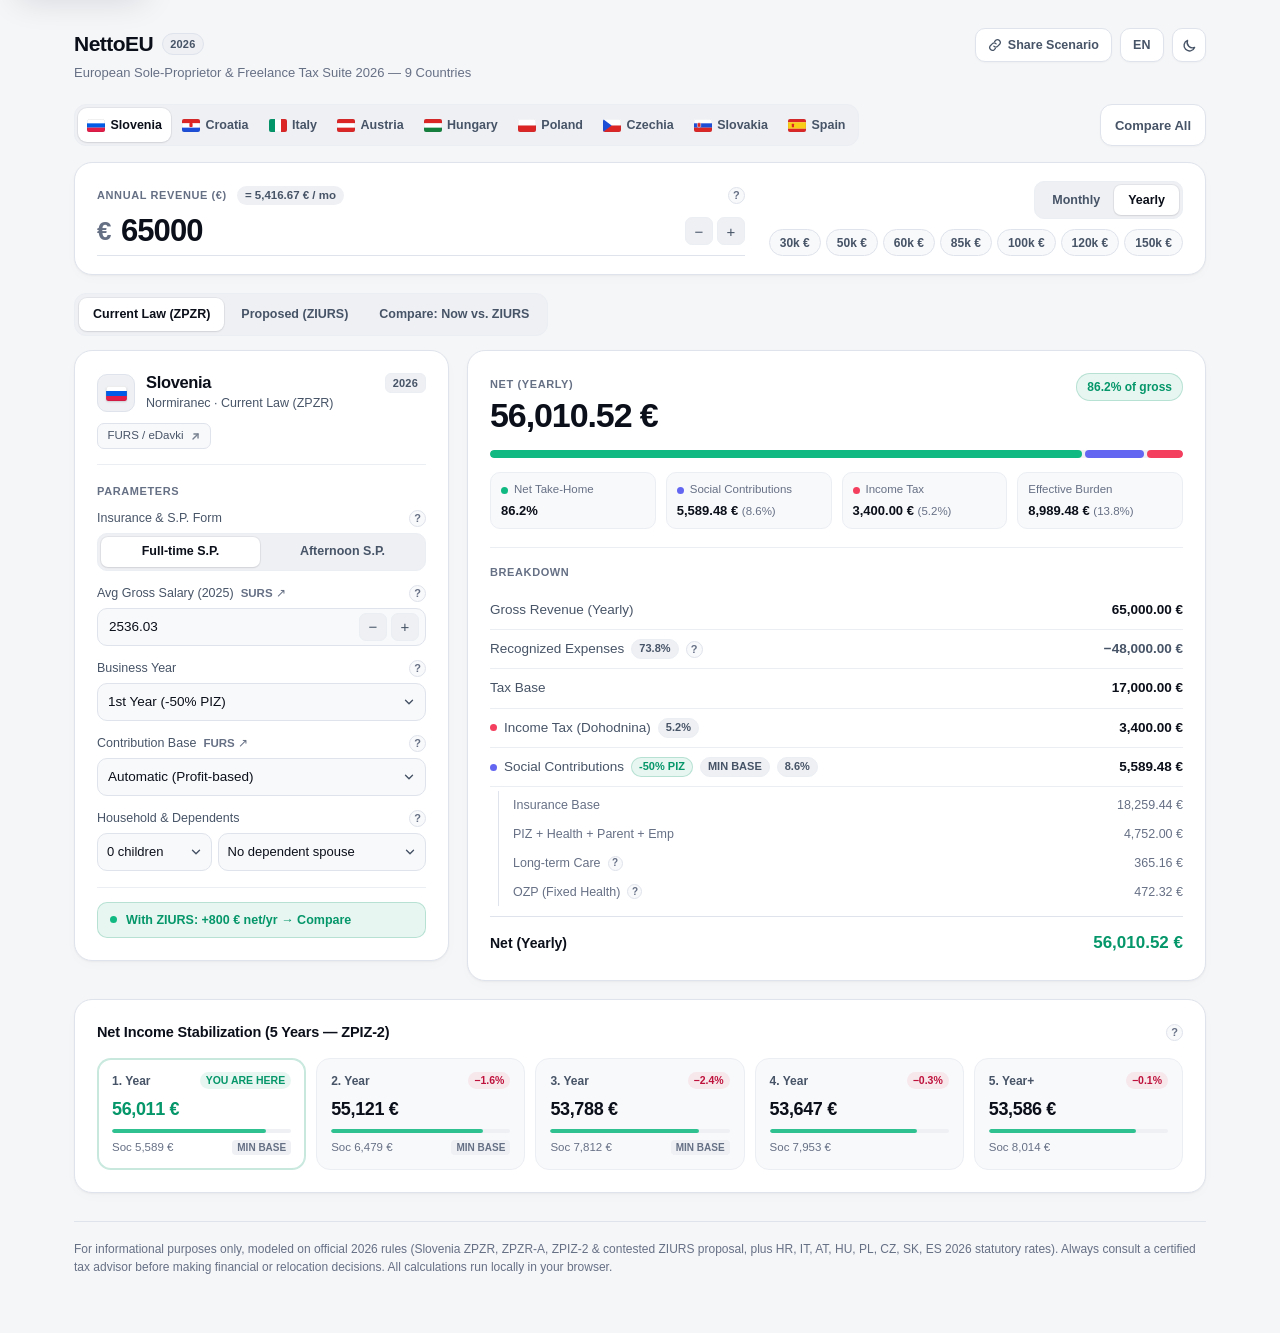
<file: index.html>
<!DOCTYPE html>
<html lang="en">
<head>
  <meta charset="UTF-8">
  <meta name="viewport" content="width=device-width, initial-scale=1.0">
  <title>NettoEU — European Sole-Proprietor &amp; Freelance Tax Calculator 2026 (9 Countries)</title>
  <meta name="description" content="Free 2026 European freelance &amp; sole-proprietor net take-home tax calculator across 9 EU countries: Slovenia (Normiranec S.P. ZPZR vs. ZIURS), Croatia, Italy, Austria, Hungary, Poland, Czechia, Slovakia, and Spain.">
  <meta name="robots" content="index, follow, max-snippet:-1, max-image-preview:large">
  <link rel="canonical" href="https://ankhezar.github.io/si.tax.calculator/">

  <!-- Open Graph / Social Sharing -->
  <meta property="og:type" content="website">
  <meta property="og:site_name" content="NettoEU">
  <meta property="og:title" content="NettoEU — European Sole-Proprietor &amp; Freelance Tax Calculator 2026 (9 Countries)">
  <meta property="og:description" content="Free 2026 European freelance &amp; sole-proprietor net take-home tax calculator across 9 EU countries: Slovenia (Normiranec S.P. ZPZR vs. ZIURS), Croatia, Italy, Austria, Hungary, Poland, Czechia, Slovakia, and Spain.">
  <meta property="og:url" content="https://ankhezar.github.io/si.tax.calculator/">
  <meta property="og:image" content="https://ankhezar.github.io/si.tax.calculator/assets/og-card.png">
  <meta property="og:image:type" content="image/png">
  <meta property="og:image:width" content="1200">
  <meta property="og:image:height" content="630">
  <meta property="og:image:alt" content="NettoEU 2026 — European Freelance &amp; Sole-Proprietor Tax Calculator across 9 EU Countries">

  <!-- Twitter / X Card -->
  <meta name="twitter:card" content="summary_large_image">
  <meta name="twitter:title" content="NettoEU — European Sole-Proprietor &amp; Freelance Tax Calculator 2026 (9 Countries)">
  <meta name="twitter:description" content="Free 2026 European freelance &amp; sole-proprietor net take-home tax calculator across 9 EU countries: Slovenia (Normiranec S.P. ZPZR vs. ZIURS), Croatia, Italy, Austria, Hungary, Poland, Czechia, Slovakia, and Spain.">
  <meta name="twitter:image" content="https://ankhezar.github.io/si.tax.calculator/assets/og-card.png">

  <!-- PWA & App Icons -->
  <meta name="theme-color" id="meta-theme-color" content="#f5f6f8">
  <meta name="apple-mobile-web-app-capable" content="yes">
  <meta name="mobile-web-app-capable" content="yes">
  <meta name="apple-mobile-web-app-title" content="NettoEU">
  <meta name="apple-mobile-web-app-status-bar-style" content="default">
  <link rel="icon" type="image/svg+xml" href="./assets/favicon.svg?v=2026">
  <link rel="icon" type="image/png" sizes="32x32" href="./assets/favicon-32.png?v=2026">
  <link rel="icon" type="image/png" sizes="192x192" href="./assets/icon-192.png?v=2026">
  <link rel="shortcut icon" href="./favicon.ico?v=2026">
  <link rel="apple-touch-icon" sizes="180x180" href="./assets/apple-touch-icon.png?v=2026">
  <link rel="manifest" href="./manifest.webmanifest?v=2026">

  <!-- Structured Data (Schema.org WebApplication + FAQPage) -->
  <script type="application/ld+json">
{
  "@context": "https://schema.org",
  "@graph": [
    {
      "@type": "WebApplication",
      "@id": "https://ankhezar.github.io/si.tax.calculator/#app",
      "name": "NettoEU — European Sole-Proprietor & Freelance Tax Calculator 2026 (9 Countries)",
      "applicationCategory": "FinanceApplication",
      "operatingSystem": "Any",
      "url": "https://ankhezar.github.io/si.tax.calculator/",
      "image": "https://ankhezar.github.io/si.tax.calculator/assets/og-card.png",
      "inLanguage": [
        "en",
        "sl",
        "uk"
      ],
      "isAccessibleForFree": true,
      "offers": {
        "@type": "Offer",
        "price": "0",
        "priceCurrency": "EUR"
      },
      "description": "Free 2026 European freelance & sole-proprietor net take-home tax calculator across 9 EU countries: Slovenia (Normiranec S.P. ZPZR vs. ZIURS), Croatia, Italy, Austria, Hungary, Poland, Czechia, Slovakia, and Spain.",
      "featureList": [
        "Slovenia Normiranec S.P. 2026 (ZPZR vs. ZIURS)",
        "Croatia Paušalni obrt 2026 (60,000 EUR cap)",
        "Italy Partita IVA Regime Forfettario 2026 (5% / 15%)",
        "Austria Einzelunternehmen Pauschalierung & SVS 2026",
        "Hungary Egyéni vállalkozó Átalányadó & KATA 2026",
        "Poland JDG B2B Ryczałt, Skala & Liniowy 2026",
        "Czechia OSVČ Paušální daň & Výdajový paušál 2026",
        "Slovakia SZČO Paušálne výdavky 60% 2026",
        "Spain Autónomo 15-Tramo RETA & IRPF 2026",
        "Household & dependent children/spouse tax impact modeling"
      ]
    },
    {
      "@type": "FAQPage",
      "@id": "https://ankhezar.github.io/si.tax.calculator/#faq",
      "mainEntity": [
        {
          "@type": "Question",
          "name": "Which EU countries are included in the NettoEU 2026 freelance tax calculator?",
          "acceptedAnswer": {
            "@type": "Answer",
            "text": "NettoEU models 9 European Union sole-proprietor regimes for 2026: Slovenia (Normiranec S.P. ZPZR & ZIURS), Croatia (Paušalni obrt), Italy (Partita IVA Regime Forfettario), Austria (Einzelunternehmen Kleinunternehmer- & Basispauschalierung), Hungary (Egyéni vállalkozó Átalányadó & KATA), Poland (JDG Ryczałt, Skala, Liniowy), Czechia (OSVČ Paušální daň & Výdajový paušál), Slovakia (SZČO Paušálne výdavky 60%), and Spain (Autónomo Estimación Directa Simplificada)."
          }
        },
        {
          "@type": "Question",
          "name": "How does Slovenia Normiranec 2026 (ZPZR) compare to the proposed ZIURS reform?",
          "acceptedAnswer": {
            "@type": "Answer",
            "text": "Under Slovenia’s enacted ZPZR 2026 law, full-time Normiranec S.P.s have a 120,000 €/yr cap with 80% recognized expenses up to 60,000 € (max 48,000 € deduction) and a 20%/35% tax schedule. The contested ZIURS proposal (subject to the Dec 6, 2026 referendum) raises the cap to 150,000 €/yr (full-time, 80% expenses up to 85,000 €) and 70,000 €/yr (afternoon s.p., 80% up to 35,000 €)."
          }
        },
        {
          "@type": "Question",
          "name": "Does household status (children and non-working spouse) affect freelance taxes in Europe?",
          "acceptedAnswer": {
            "@type": "Answer",
            "text": "Yes, depending on the regime. Progressive and allowance-based regimes (Austria ESt, Hungary Átalányadó, Poland Skala, Czechia Výdajový paušál, Slovakia SZČO, and Spain Autónomo IRPF) grant substantial child and spouse tax reductions, whereas pure flat-tax regimes (Slovenia Normiranec, Croatia Paušalni obrt, Italy Forfettario, Poland Ryczałt, Czechia Paušální daň) disallow personal tax credits and several countries levy mandatory health surcharges for an uninsured dependent spouse."
          }
        },
        {
          "@type": "Question",
          "name": "Can I register a sole proprietorship in another EU country without moving there?",
          "acceptedAnswer": {
            "@type": "Answer",
            "text": "No. Under OECD Model Tax Conventions (Article 4 center of vital interests and 183-day physical presence rules), sole proprietors are taxed on worldwide income where they physically reside. Foreign sole-proprietor regimes apply legally only with genuine physical relocation and tax residency transfer."
          }
        }
      ]
    }
  ]
}
  </script>

  <script>
    (function () {
      var raw = (location.hash || '') + '&' + (location.search || '');
      var m = raw.match(/(?:^|[?&#])theme=(dark|light)/);
      var t = m ? m[1] : null;
      try { if (!t) t = localStorage.getItem('si_tax_calc_theme'); } catch (e) {}
      if (!t) t = window.matchMedia && window.matchMedia('(prefers-color-scheme: dark)').matches ? 'dark' : 'light';
      document.documentElement.setAttribute('data-theme', t);
      var tc = document.getElementById('meta-theme-color');
      if (tc) tc.setAttribute('content', t === 'dark' ? '#0a0c10' : '#f5f6f8');
    })();
  </script>
  <link rel="stylesheet" href="./css/styles.css">
  <script defer src="https://cloud.umami.is/script.js" data-website-id="f9f5ad70-ab4c-4a1e-830b-06bc9e8fcbc5" data-domains="ankhezar.github.io" data-exclude-search="true" data-exclude-hash="true"></script>
</head>
<body>
<a class="skip-link" href="#global-revenue" id="skip-link">Skip to calculator</a>
<div id="sr-announcer" class="sr-only" aria-live="polite" aria-atomic="true"></div>

<div class="app-shell" id="app-container">
  <!-- Minimal Top Header -->
  <header class="topbar">
    <div class="brand">
      <div class="brand-title-row">
        <h1 id="brand-title">NettoEU</h1>
        <span class="year-badge">2026</span>
      </div>
      <p class="brand-sub" id="brand-subtitle">European Sole-Proprietor &amp; Freelance Tax Suite 2026 — 9 Countries</p>
    </div>

    <div class="controls">
      <button type="button" class="btn-utility" id="btn-share" title="Share Scenario">Share</button>
      <button type="button" class="btn-utility btn-lang" id="btn-lang" title="Switch Language">EN</button>
      <button type="button" class="btn-utility btn-theme" id="btn-theme" title="Toggle Dark/Light Theme" aria-label="Toggle Theme"></button>
    </div>
  </header>

  <!-- Primary Country & Cross-Border Arena Navigation (WAI-ARIA Tablist) -->
  <nav aria-label="Countries and Cross-Border Comparison">
    <div class="country-nav" id="country-tablist" role="tablist" aria-label="Countries and Cross-Border Comparison">
      <div class="country-tabs-group" role="presentation">
      <button type="button" id="tab-si" role="tab" aria-selected="true" aria-controls="view-mount" tabindex="0" class="nav-tab active" data-nav-tab="si"><span class="nav-flag" data-flag="si"></span><span class="nav-lbl">Slovenia</span></button>
      <button type="button" id="tab-hr" role="tab" aria-selected="false" aria-controls="view-mount" tabindex="-1" class="nav-tab" data-nav-tab="hr"><span class="nav-flag" data-flag="hr"></span><span class="nav-lbl">Croatia</span></button>
      <button type="button" id="tab-it" role="tab" aria-selected="false" aria-controls="view-mount" tabindex="-1" class="nav-tab" data-nav-tab="it"><span class="nav-flag" data-flag="it"></span><span class="nav-lbl">Italy</span></button>
      <button type="button" id="tab-at" role="tab" aria-selected="false" aria-controls="view-mount" tabindex="-1" class="nav-tab" data-nav-tab="at"><span class="nav-flag" data-flag="at"></span><span class="nav-lbl">Austria</span></button>
      <button type="button" id="tab-hu" role="tab" aria-selected="false" aria-controls="view-mount" tabindex="-1" class="nav-tab" data-nav-tab="hu"><span class="nav-flag" data-flag="hu"></span><span class="nav-lbl">Hungary</span></button>
      <button type="button" id="tab-pl" role="tab" aria-selected="false" aria-controls="view-mount" tabindex="-1" class="nav-tab" data-nav-tab="pl"><span class="nav-flag" data-flag="pl"></span><span class="nav-lbl">Poland</span></button>
      <button type="button" id="tab-cz" role="tab" aria-selected="false" aria-controls="view-mount" tabindex="-1" class="nav-tab" data-nav-tab="cz"><span class="nav-flag" data-flag="cz"></span><span class="nav-lbl">Czechia</span></button>
      <button type="button" id="tab-sk" role="tab" aria-selected="false" aria-controls="view-mount" tabindex="-1" class="nav-tab" data-nav-tab="sk"><span class="nav-flag" data-flag="sk"></span><span class="nav-lbl">Slovakia</span></button>
      <button type="button" id="tab-es" role="tab" aria-selected="false" aria-controls="view-mount" tabindex="-1" class="nav-tab" data-nav-tab="es"><span class="nav-flag" data-flag="es"></span><span class="nav-lbl">Spain</span></button>
      </div>
      <button type="button" id="tab-compare" role="tab" aria-selected="false" aria-controls="view-mount" tabindex="-1" class="nav-tab arena-tab" data-nav-tab="compare"><span class="nav-lbl">Compare All</span></button>
    </div>
  </nav>

  <!-- Unified Revenue Command Strip -->
  <section class="revenue-strip" aria-label="Revenue Input">
    <div class="revenue-main">
      <div class="rev-input-col">
        <div class="label-row">
          <span class="rev-label-wrap">
            <label class="overline" for="global-revenue" id="lbl-global-rev">Annual Revenue (€)</label>
            <span class="equiv-pill num-tabular" id="rev-period-equiv"></span>
          </span>
          <button type="button" class="info-trigger" id="btn-rev-info" data-tip-key="desc_revenue" aria-label="Details: Annual Revenue (€)">?</button>
        </div>

        <div class="hero-input-wrapper">
          <span class="currency-prefix" aria-hidden="true">€</span>
          <input type="number" id="global-revenue" class="hero-revenue-input num-tabular" value="65000" min="0" step="any" data-step="5000">
          <div class="spinner-group">
            <button type="button" class="spin-btn" id="btn-rev-dec" data-step-target="global-revenue" data-step-dir="-1" aria-label="Decrease Annual Revenue (€)">−</button>
            <button type="button" class="spin-btn" id="btn-rev-inc" data-step-target="global-revenue" data-step-dir="1" aria-label="Increase Annual Revenue (€)">+</button>
          </div>
        </div>
      </div>

      <div class="rev-actions-col">
        <div class="view-toggle" id="period-toggle" role="group" aria-label="Billing Period">
          <button type="button" class="view-btn" data-view-mode="monthly" id="view-mo" aria-pressed="false">Monthly</button>
          <button type="button" class="view-btn active" data-view-mode="yearly" id="view-yr" aria-pressed="true">Yearly</button>
        </div>
        <div class="quick-rev-row" id="quick-rev-row" role="group" aria-label="Quick Revenue Presets"></div>
      </div>
    </div>
  </section>

  <!-- Dynamic Workspace Mount (Pre-Rendered Semantic Statutory Summary for Search & AI Crawlers) -->
  <main id="view-mount" role="tabpanel" aria-labelledby="tab-si">
    <article class="panel-card seo-prerender">
      <h2>NettoEU 2026 — 9-Country European Sole-Proprietor &amp; Freelance Tax Suite</h2>
      <p>Compare exact 2026 net take-home income, income tax, mandatory social &amp; health contributions, VAT thresholds, and family tax credits across 9 European Union sole-proprietor regimes in real time.</p>
      <ul>
        <li>Slovenia (Normiranec S.P.): Side-by-side 2026 Current Law (ZPZR 120k € / 50k € cap) vs. Proposed ZIURS (150k € / 70k € cap) and 5-year PIZ social discount trajectory.</li>
        <li>Croatia (Paušalni obrt): 60,000 € lump-sum &amp; VAT ceiling, 7 fixed tax brackets (~1.8% effective tax), and 290.98 €/mo social contributions.</li>
        <li>Italy (Regime Forfettario): 85,000 € ceiling, 5% startup / 15% standard substitute tax, ATECO coefficients (67% IT / 78% professional), and INPS Gestione Separata or Artigiani -35%.</li>
        <li>Austria (Einzelunternehmen): 55,000 € Kleinunternehmerpauschalierung (20%/45%) &amp; Basispauschalierung (6%/15%), 15% GFB, SVS 26.83%, and Familienbonus Plus.</li>
        <li>Hungary (Átalányadó &amp; KATA): 2026 upgraded 45%/80%/90% flat expenses, equalized 1.0× TBJ/SZOCHO base, doubled family credits, and 18M HUF B2C-only KATA.</li>
        <li>Poland (JDG B2B): Ryczałt (12% IT / 8.5% services / 14% / 15%), Skala (12%/32% with joint spouse split), Liniowy (19%), 3-stage ZUS, and 240,000 PLN VAT exemption.</li>
        <li>Czechia (OSVČ): 3-band Paušální daň (Band 1: 9,984 Kč/mo up to 2M Kč) vs. 60%/80%/40% Výdajový paušál with refundable child credits.</li>
        <li>Slovakia (SZČO): 60% lump-sum expenses (max 20,000 €/yr), 15% reduced tax up to 100,000 €, 16% ZP health + 33.15% SP social pillars, and Year-1 social holiday.</li>
        <li>Spain (Autónomo): Estimación Directa Simplificada, 2026 15-tramo RETA table (~205–598 €/mo) or 80 €/mo Tarifa Plana, progressive IRPF (19–47%), and family minimums.</li>
      </ul>
      <nav class="seo-country-links" aria-label="2026 European Sole-Proprietor Tax Calculators">
        <a href="./">All 9 EU Countries</a>
        <a href="./slovenia/">Slovenia 2026</a>
        <a href="./croatia/">Croatia 2026</a>
        <a href="./italy/">Italy 2026</a>
        <a href="./austria/">Austria 2026</a>
        <a href="./hungary/">Hungary 2026</a>
        <a href="./poland/">Poland 2026</a>
        <a href="./czechia/">Czechia 2026</a>
        <a href="./slovakia/">Slovakia 2026</a>
        <a href="./spain/">Spain 2026</a>
        <a href="./compare/">Compare All 2026</a>
      </nav>
    </article>
  </main>

  <!-- Legal Disclaimer Footer -->
  <footer class="footer-disclaimer" id="footer-disclaimer">
    For informational purposes only, modeled on official 2026 rules (Slovenia ZPZR, ZPZR-A, ZPIZ-2 &amp; contested ZIURS proposal, plus HR, IT, AT, HU, PL, CZ, SK, ES 2026 statutory rates). Always consult a certified tax advisor before making financial or relocation decisions. All calculations run locally in your browser.
  </footer>
</div>

<script type="module" src="./js/app.js"></script>
</body>
</html>
</file>
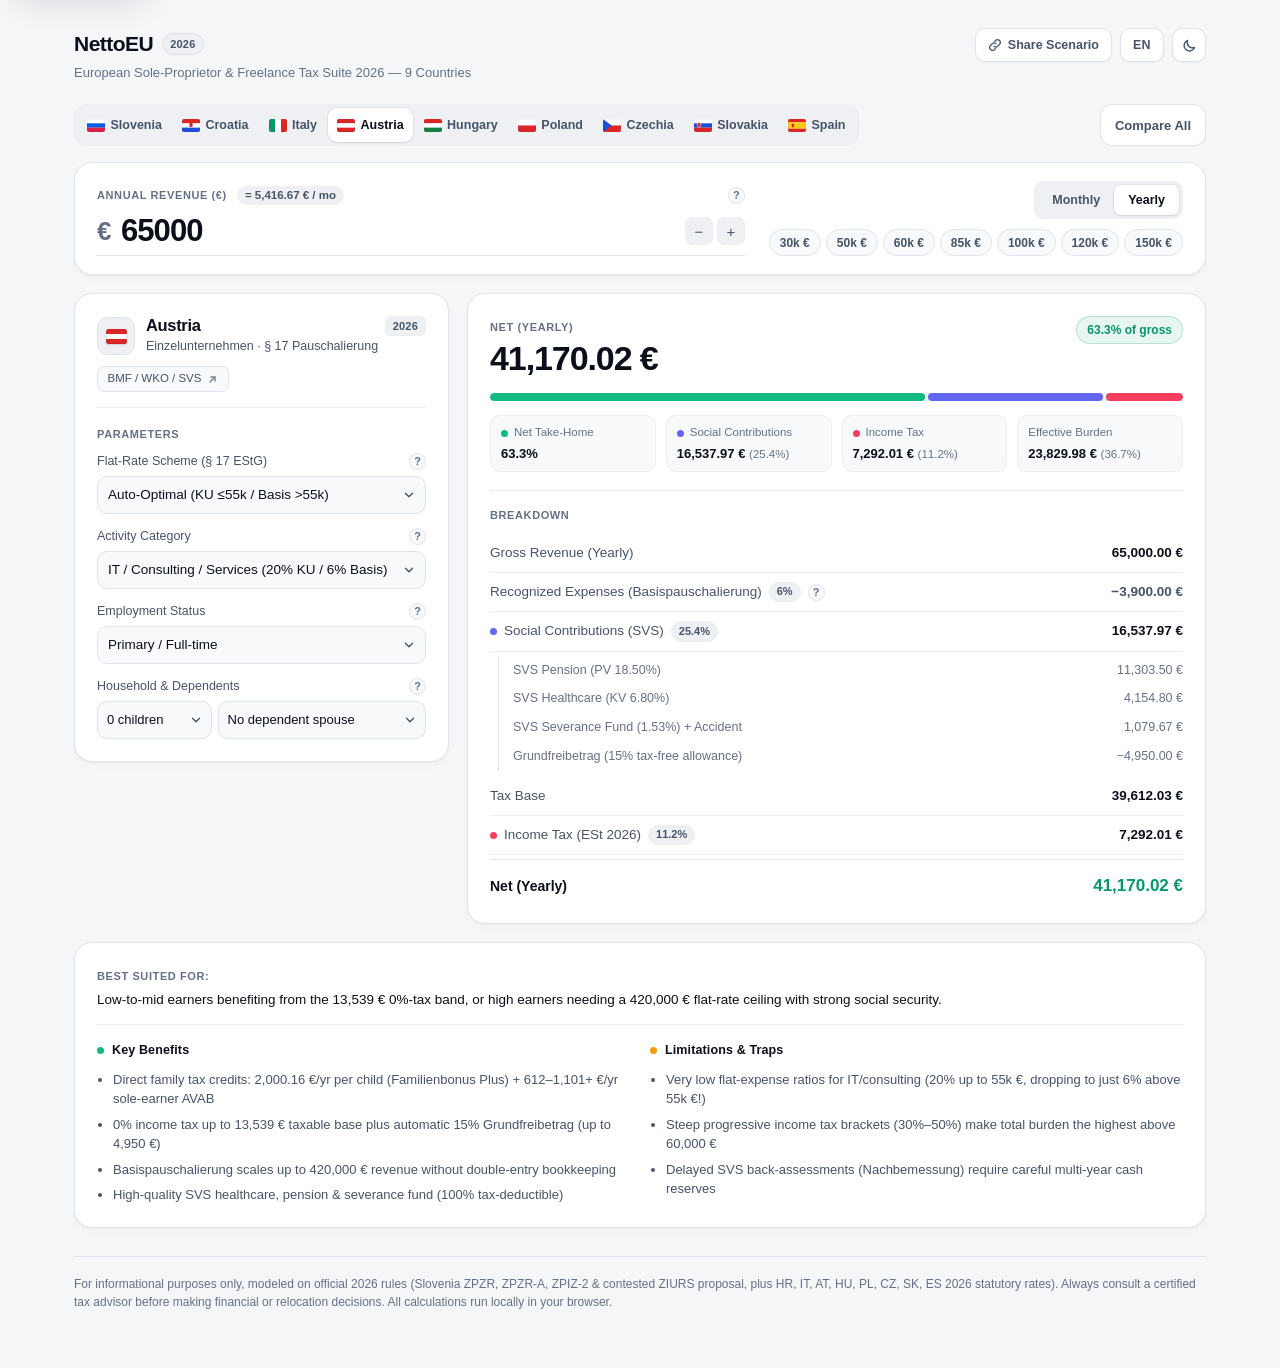
<file: austria/index.html>
<!DOCTYPE html>
<html lang="en" data-default-tab="at">
<head>
  <meta charset="UTF-8">
  <meta name="viewport" content="width=device-width, initial-scale=1.0">
  <title>Austria Einzelunternehmen Tax Calculator 2026 (SVS &amp; Pauschalierung) — NettoEU</title>
  <meta name="description" content="2026 Austria self-employed (Einzelunternehmen / Neue Selbständige) calculator: 55,000 € Kleinunternehmerpauschalierung, Basispauschalierung, 15% GFB, SVS 26.83%, progressive ESt 2026, and Familienbonus Plus.">
  <meta name="robots" content="index, follow, max-snippet:-1, max-image-preview:large">
  <link rel="canonical" href="https://ankhezar.github.io/si.tax.calculator/austria/">

  <!-- Open Graph / Social Sharing -->
  <meta property="og:type" content="website">
  <meta property="og:site_name" content="NettoEU">
  <meta property="og:title" content="Austria Einzelunternehmen Tax Calculator 2026 (SVS &amp; Pauschalierung) — NettoEU">
  <meta property="og:description" content="2026 Austria self-employed (Einzelunternehmen / Neue Selbständige) calculator: 55,000 € Kleinunternehmerpauschalierung, Basispauschalierung, 15% GFB, SVS 26.83%, progressive ESt 2026, and Familienbonus Plus.">
  <meta property="og:url" content="https://ankhezar.github.io/si.tax.calculator/austria/">
  <meta property="og:image" content="https://ankhezar.github.io/si.tax.calculator/assets/og-card.png">
  <meta property="og:image:type" content="image/png">
  <meta property="og:image:width" content="1200">
  <meta property="og:image:height" content="630">
  <meta property="og:image:alt" content="NettoEU 2026 — European Freelance &amp; Sole-Proprietor Tax Calculator across 9 EU Countries">

  <!-- Twitter / X Card -->
  <meta name="twitter:card" content="summary_large_image">
  <meta name="twitter:title" content="Austria Einzelunternehmen Tax Calculator 2026 (SVS &amp; Pauschalierung) — NettoEU">
  <meta name="twitter:description" content="2026 Austria self-employed (Einzelunternehmen / Neue Selbständige) calculator: 55,000 € Kleinunternehmerpauschalierung, Basispauschalierung, 15% GFB, SVS 26.83%, progressive ESt 2026, and Familienbonus Plus.">
  <meta name="twitter:image" content="https://ankhezar.github.io/si.tax.calculator/assets/og-card.png">

  <!-- PWA & App Icons -->
  <meta name="theme-color" id="meta-theme-color" content="#f5f6f8">
  <meta name="apple-mobile-web-app-capable" content="yes">
  <meta name="mobile-web-app-capable" content="yes">
  <meta name="apple-mobile-web-app-title" content="NettoEU">
  <meta name="apple-mobile-web-app-status-bar-style" content="default">
  <link rel="icon" type="image/svg+xml" href="../assets/favicon.svg?v=2026">
  <link rel="icon" type="image/png" sizes="32x32" href="../assets/favicon-32.png?v=2026">
  <link rel="icon" type="image/png" sizes="192x192" href="../assets/icon-192.png?v=2026">
  <link rel="shortcut icon" href="../favicon.ico?v=2026">
  <link rel="apple-touch-icon" sizes="180x180" href="../assets/apple-touch-icon.png?v=2026">
  <link rel="manifest" href="../manifest.webmanifest?v=2026">

  <!-- Structured Data (Schema.org WebApplication + FAQPage) -->
  <script type="application/ld+json">
{
  "@context": "https://schema.org",
  "@graph": [
    {
      "@type": "WebApplication",
      "@id": "https://ankhezar.github.io/si.tax.calculator/austria/#app",
      "name": "Austria Einzelunternehmen Tax Calculator 2026 (SVS & Pauschalierung) — NettoEU",
      "applicationCategory": "FinanceApplication",
      "operatingSystem": "Any",
      "url": "https://ankhezar.github.io/si.tax.calculator/austria/",
      "image": "https://ankhezar.github.io/si.tax.calculator/assets/og-card.png",
      "inLanguage": [
        "en",
        "sl",
        "uk"
      ],
      "isAccessibleForFree": true,
      "offers": {
        "@type": "Offer",
        "price": "0",
        "priceCurrency": "EUR"
      },
      "description": "2026 Austria self-employed (Einzelunternehmen / Neue Selbständige) calculator: 55,000 € Kleinunternehmerpauschalierung, Basispauschalierung, 15% GFB, SVS 26.83%, progressive ESt 2026, and Familienbonus Plus.",
      "featureList": [
        "Slovenia Normiranec S.P. 2026 (ZPZR vs. ZIURS)",
        "Croatia Paušalni obrt 2026 (60,000 EUR cap)",
        "Italy Partita IVA Regime Forfettario 2026 (5% / 15%)",
        "Austria Einzelunternehmen Pauschalierung & SVS 2026",
        "Hungary Egyéni vállalkozó Átalányadó & KATA 2026",
        "Poland JDG B2B Ryczałt, Skala & Liniowy 2026",
        "Czechia OSVČ Paušální daň & Výdajový paušál 2026",
        "Slovakia SZČO Paušálne výdavky 60% 2026",
        "Spain Autónomo 15-Tramo RETA & IRPF 2026",
        "Household & dependent children/spouse tax impact modeling"
      ]
    },
    {
      "@type": "FAQPage",
      "@id": "https://ankhezar.github.io/si.tax.calculator/austria/#faq",
      "mainEntity": [
        {
          "@type": "Question",
          "name": "What is Austria’s Kleinunternehmer VAT and flat-expense limit in 2026?",
          "acceptedAnswer": {
            "@type": "Answer",
            "text": "Austria’s harmonized Kleinunternehmer limit is 55,000 € of annual gross turnover (0% VAT / USt), allowing service freelancers to claim 20% flat expenses (up to 11,000 €) and goods traders 45% (up to 24,750 €) without itemized receipts."
          }
        },
        {
          "@type": "Question",
          "name": "How is the 15% Grundfreibetrag (GFB) calculated for Austrian freelancers?",
          "acceptedAnswer": {
            "@type": "Answer",
            "text": "Every Austrian sole proprietor automatically receives a tax-free Grundfreibetrag equal to 15% of profit (after expenses and SVS contributions) on up to 33,000 € of profit—a maximum tax-free deduction of 4,950 €/yr without requiring investment."
          }
        },
        {
          "@type": "Question",
          "name": "How much does Familienbonus Plus reduce Austrian income tax in 2026?",
          "acceptedAnswer": {
            "@type": "Answer",
            "text": "Familienbonus Plus directly reduces calculated income tax (ESt) by up to 2,000 €/yr per dependent child under 18, combined with the Alleinverdienerabsetzbetrag (AVAB) when supporting a low-income spouse and at least one child."
          }
        }
      ]
    },
    {
      "@type": "BreadcrumbList",
      "@id": "https://ankhezar.github.io/si.tax.calculator/austria/#breadcrumb",
      "itemListElement": [
        {
          "@type": "ListItem",
          "position": 1,
          "name": "NettoEU 2026",
          "item": "https://ankhezar.github.io/si.tax.calculator/"
        },
        {
          "@type": "ListItem",
          "position": 2,
          "name": "Austria — Einzelunternehmen (Pauschalierung & SVS) Calculator 2026",
          "item": "https://ankhezar.github.io/si.tax.calculator/austria/"
        }
      ]
    }
  ]
}
  </script>

  <script>
    (function () {
      var raw = (location.hash || '') + '&' + (location.search || '');
      var m = raw.match(/(?:^|[?&#])theme=(dark|light)/);
      var t = m ? m[1] : null;
      try { if (!t) t = localStorage.getItem('si_tax_calc_theme'); } catch (e) {}
      if (!t) t = window.matchMedia && window.matchMedia('(prefers-color-scheme: dark)').matches ? 'dark' : 'light';
      document.documentElement.setAttribute('data-theme', t);
      var tc = document.getElementById('meta-theme-color');
      if (tc) tc.setAttribute('content', t === 'dark' ? '#0a0c10' : '#f5f6f8');
    })();
  </script>
  <link rel="stylesheet" href="../css/styles.css">
  <script defer src="https://cloud.umami.is/script.js" data-website-id="f9f5ad70-ab4c-4a1e-830b-06bc9e8fcbc5" data-domains="ankhezar.github.io" data-exclude-search="true" data-exclude-hash="true"></script>
</head>
<body>
<a class="skip-link" href="#global-revenue" id="skip-link">Skip to calculator</a>
<div id="sr-announcer" class="sr-only" aria-live="polite" aria-atomic="true"></div>

<div class="app-shell" id="app-container">
  <!-- Minimal Top Header -->
  <header class="topbar">
    <div class="brand">
      <div class="brand-title-row">
        <h1 id="brand-title">NettoEU</h1>
        <span class="year-badge">2026</span>
      </div>
      <p class="brand-sub" id="brand-subtitle">European Sole-Proprietor &amp; Freelance Tax Suite 2026 — 9 Countries</p>
    </div>

    <div class="controls">
      <button type="button" class="btn-utility" id="btn-share" title="Share Scenario">Share</button>
      <button type="button" class="btn-utility btn-lang" id="btn-lang" title="Switch Language">EN</button>
      <button type="button" class="btn-utility btn-theme" id="btn-theme" title="Toggle Dark/Light Theme" aria-label="Toggle Theme"></button>
    </div>
  </header>

  <!-- Primary Country & Cross-Border Arena Navigation (WAI-ARIA Tablist) -->
  <nav aria-label="Countries and Cross-Border Comparison">
    <div class="country-nav" id="country-tablist" role="tablist" aria-label="Countries and Cross-Border Comparison">
      <div class="country-tabs-group" role="presentation">
      <button type="button" id="tab-si" role="tab" aria-selected="false" aria-controls="view-mount" tabindex="-1" class="nav-tab" data-nav-tab="si"><span class="nav-flag" data-flag="si"></span><span class="nav-lbl">Slovenia</span></button>
      <button type="button" id="tab-hr" role="tab" aria-selected="false" aria-controls="view-mount" tabindex="-1" class="nav-tab" data-nav-tab="hr"><span class="nav-flag" data-flag="hr"></span><span class="nav-lbl">Croatia</span></button>
      <button type="button" id="tab-it" role="tab" aria-selected="false" aria-controls="view-mount" tabindex="-1" class="nav-tab" data-nav-tab="it"><span class="nav-flag" data-flag="it"></span><span class="nav-lbl">Italy</span></button>
      <button type="button" id="tab-at" role="tab" aria-selected="true" aria-controls="view-mount" tabindex="0" class="nav-tab active" data-nav-tab="at"><span class="nav-flag" data-flag="at"></span><span class="nav-lbl">Austria</span></button>
      <button type="button" id="tab-hu" role="tab" aria-selected="false" aria-controls="view-mount" tabindex="-1" class="nav-tab" data-nav-tab="hu"><span class="nav-flag" data-flag="hu"></span><span class="nav-lbl">Hungary</span></button>
      <button type="button" id="tab-pl" role="tab" aria-selected="false" aria-controls="view-mount" tabindex="-1" class="nav-tab" data-nav-tab="pl"><span class="nav-flag" data-flag="pl"></span><span class="nav-lbl">Poland</span></button>
      <button type="button" id="tab-cz" role="tab" aria-selected="false" aria-controls="view-mount" tabindex="-1" class="nav-tab" data-nav-tab="cz"><span class="nav-flag" data-flag="cz"></span><span class="nav-lbl">Czechia</span></button>
      <button type="button" id="tab-sk" role="tab" aria-selected="false" aria-controls="view-mount" tabindex="-1" class="nav-tab" data-nav-tab="sk"><span class="nav-flag" data-flag="sk"></span><span class="nav-lbl">Slovakia</span></button>
      <button type="button" id="tab-es" role="tab" aria-selected="false" aria-controls="view-mount" tabindex="-1" class="nav-tab" data-nav-tab="es"><span class="nav-flag" data-flag="es"></span><span class="nav-lbl">Spain</span></button>
      </div>
      <button type="button" id="tab-compare" role="tab" aria-selected="false" aria-controls="view-mount" tabindex="-1" class="nav-tab arena-tab" data-nav-tab="compare"><span class="nav-lbl">Compare All</span></button>
    </div>
  </nav>

  <!-- Unified Revenue Command Strip -->
  <section class="revenue-strip" aria-label="Revenue Input">
    <div class="revenue-main">
      <div class="rev-input-col">
        <div class="label-row">
          <span class="rev-label-wrap">
            <label class="overline" for="global-revenue" id="lbl-global-rev">Annual Revenue (€)</label>
            <span class="equiv-pill num-tabular" id="rev-period-equiv"></span>
          </span>
          <button type="button" class="info-trigger" id="btn-rev-info" data-tip-key="desc_revenue" aria-label="Details: Annual Revenue (€)">?</button>
        </div>

        <div class="hero-input-wrapper">
          <span class="currency-prefix" aria-hidden="true">€</span>
          <input type="number" id="global-revenue" class="hero-revenue-input num-tabular" value="65000" min="0" step="any" data-step="5000">
          <div class="spinner-group">
            <button type="button" class="spin-btn" id="btn-rev-dec" data-step-target="global-revenue" data-step-dir="-1" aria-label="Decrease Annual Revenue (€)">−</button>
            <button type="button" class="spin-btn" id="btn-rev-inc" data-step-target="global-revenue" data-step-dir="1" aria-label="Increase Annual Revenue (€)">+</button>
          </div>
        </div>
      </div>

      <div class="rev-actions-col">
        <div class="view-toggle" id="period-toggle" role="group" aria-label="Billing Period">
          <button type="button" class="view-btn" data-view-mode="monthly" id="view-mo" aria-pressed="false">Monthly</button>
          <button type="button" class="view-btn active" data-view-mode="yearly" id="view-yr" aria-pressed="true">Yearly</button>
        </div>
        <div class="quick-rev-row" id="quick-rev-row" role="group" aria-label="Quick Revenue Presets"></div>
      </div>
    </div>
  </section>

  <!-- Dynamic Workspace Mount (Pre-Rendered Semantic Statutory Summary for Search & AI Crawlers) -->
  <main id="view-mount" role="tabpanel" aria-labelledby="tab-at">
    <article class="panel-card seo-prerender">
      <h2>Austria — Einzelunternehmen (Pauschalierung &amp; SVS) Calculator 2026</h2>
      <p>Model 2026 Austrian sole-proprietor net income under Kleinunternehmerpauschalierung (≤55,000 €) and Basispauschalierung (≤320,000 €), including SVS social insurance, 15% Grundfreibetrag, and inflation-indexed ESt brackets.</p>
      <ul>
        <li>Flat-Expense Schemes: Kleinunternehmerpauschalierung up to 55,000 €/yr (0% USt + 20% flat expenses for services / 45% for goods); Basispauschalierung up to 320,000 €/yr (6% services / 15% goods).</li>
        <li>SVS Social Insurance (2026): 18.50% pension (PV) + 6.80% health (KV) + 1.53% self-employed provision (SV) = 26.83% up to 97,020 €/yr cap, plus 12.95 €/mo accident insurance (UV).</li>
        <li>2026 Income Tax &amp; Family Credits: 15% Grundfreibetrag (up to 4,950 €), 0% ESt up to 13,539 €, progressive 20%–55% brackets, plus Familienbonus Plus (2,000 €/yr per child) and AVAB single-earner credit.</li>
      </ul>
      <nav class="seo-country-links" aria-label="2026 European Sole-Proprietor Tax Calculators">
        <a href="../">All 9 EU Countries</a>
        <a href="../slovenia/">Slovenia 2026</a>
        <a href="../croatia/">Croatia 2026</a>
        <a href="../italy/">Italy 2026</a>
        <a href="../austria/">Austria 2026</a>
        <a href="../hungary/">Hungary 2026</a>
        <a href="../poland/">Poland 2026</a>
        <a href="../czechia/">Czechia 2026</a>
        <a href="../slovakia/">Slovakia 2026</a>
        <a href="../spain/">Spain 2026</a>
        <a href="../compare/">Compare All 2026</a>
      </nav>
    </article>
  </main>

  <!-- Legal Disclaimer Footer -->
  <footer class="footer-disclaimer" id="footer-disclaimer">
    For informational purposes only, modeled on official 2026 rules (Slovenia ZPZR, ZPZR-A, ZPIZ-2 &amp; contested ZIURS proposal, plus HR, IT, AT, HU, PL, CZ, SK, ES 2026 statutory rates). Always consult a certified tax advisor before making financial or relocation decisions. All calculations run locally in your browser.
  </footer>
</div>

<script type="module" src="../js/app.js"></script>
</body>
</html>
</file>
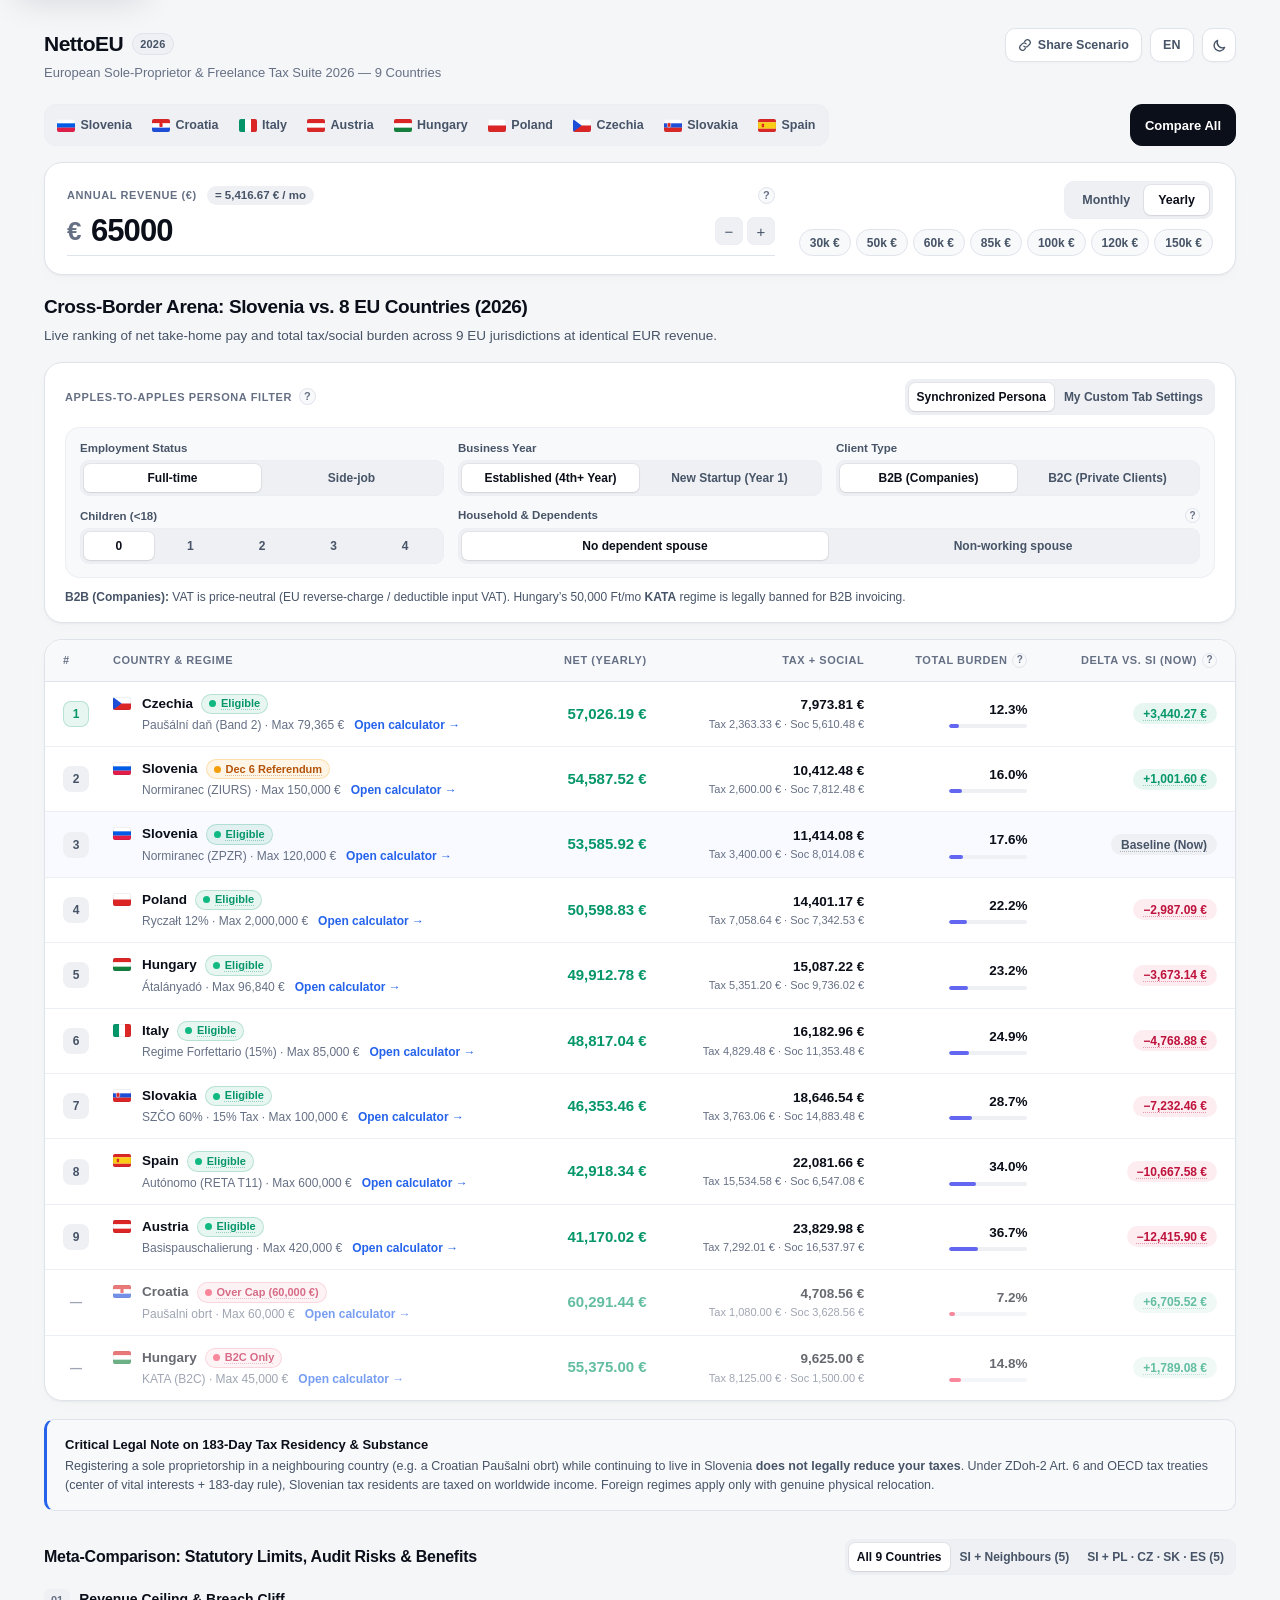
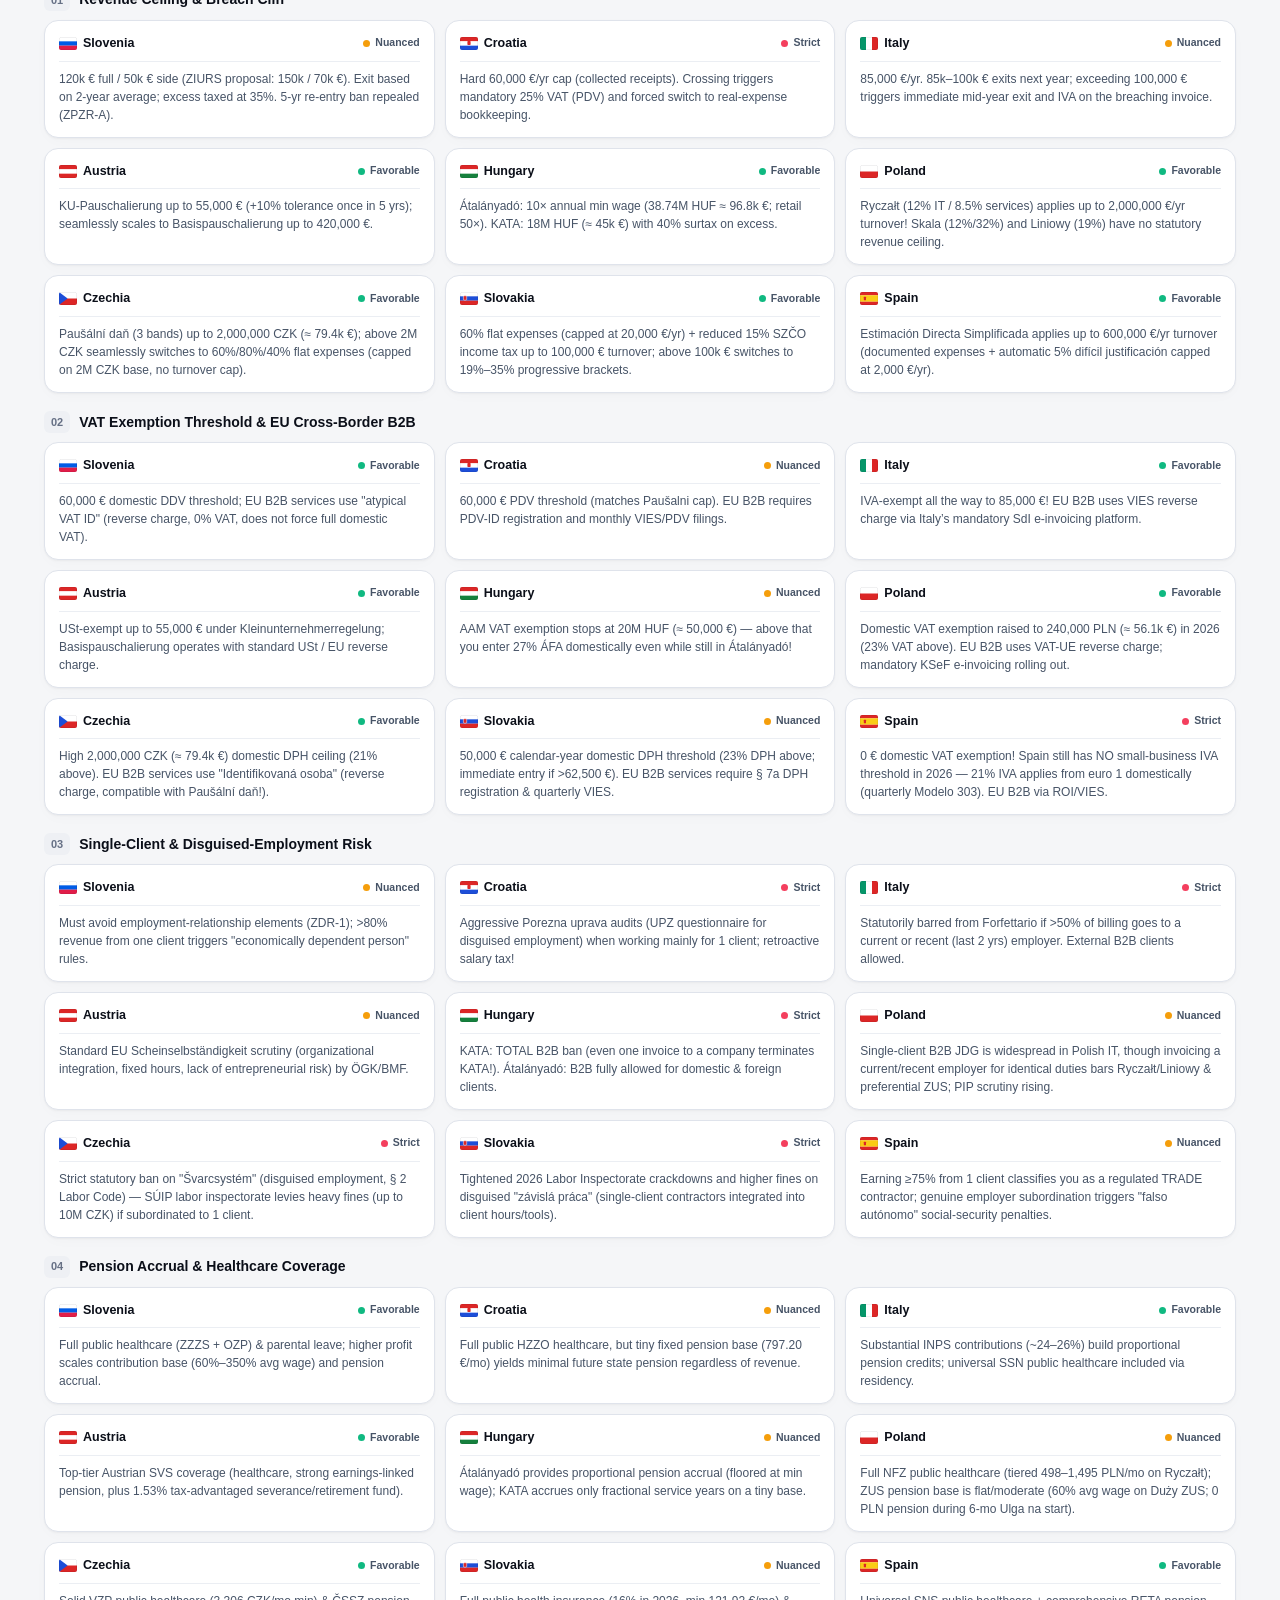
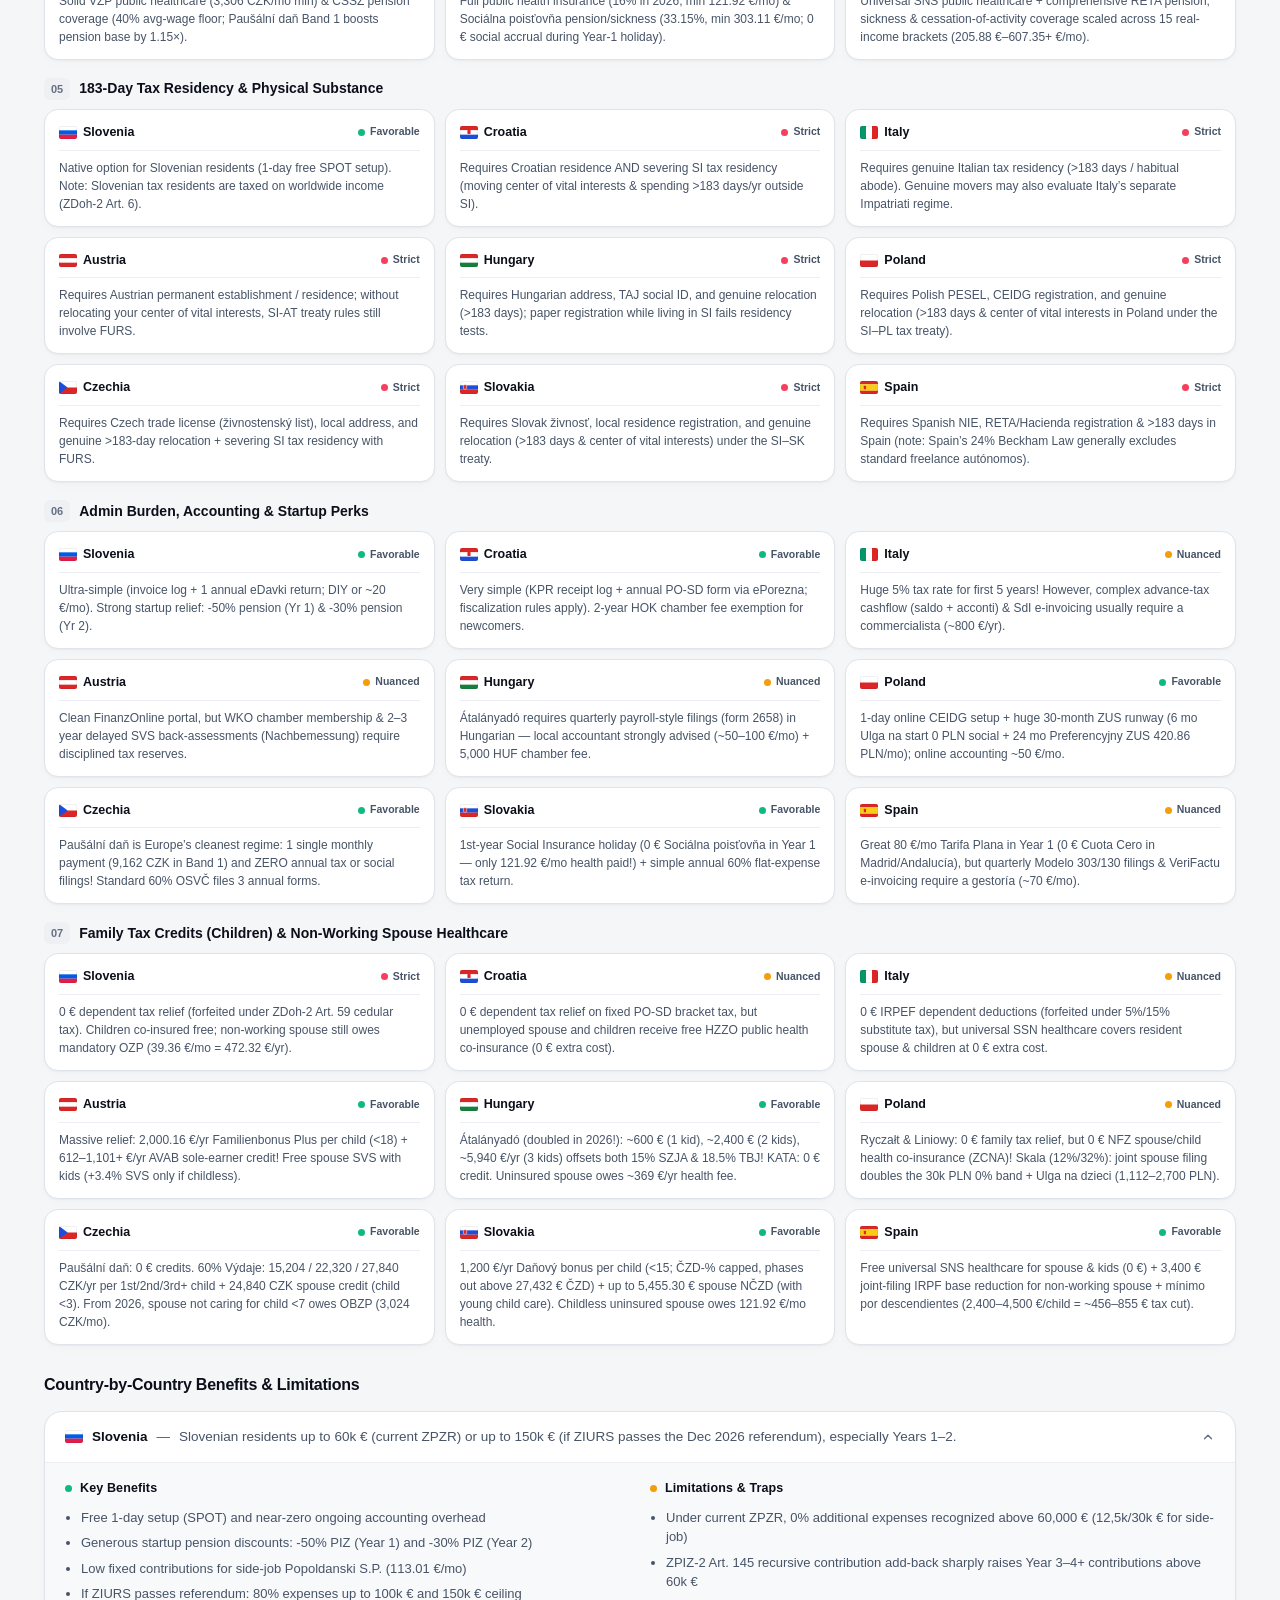
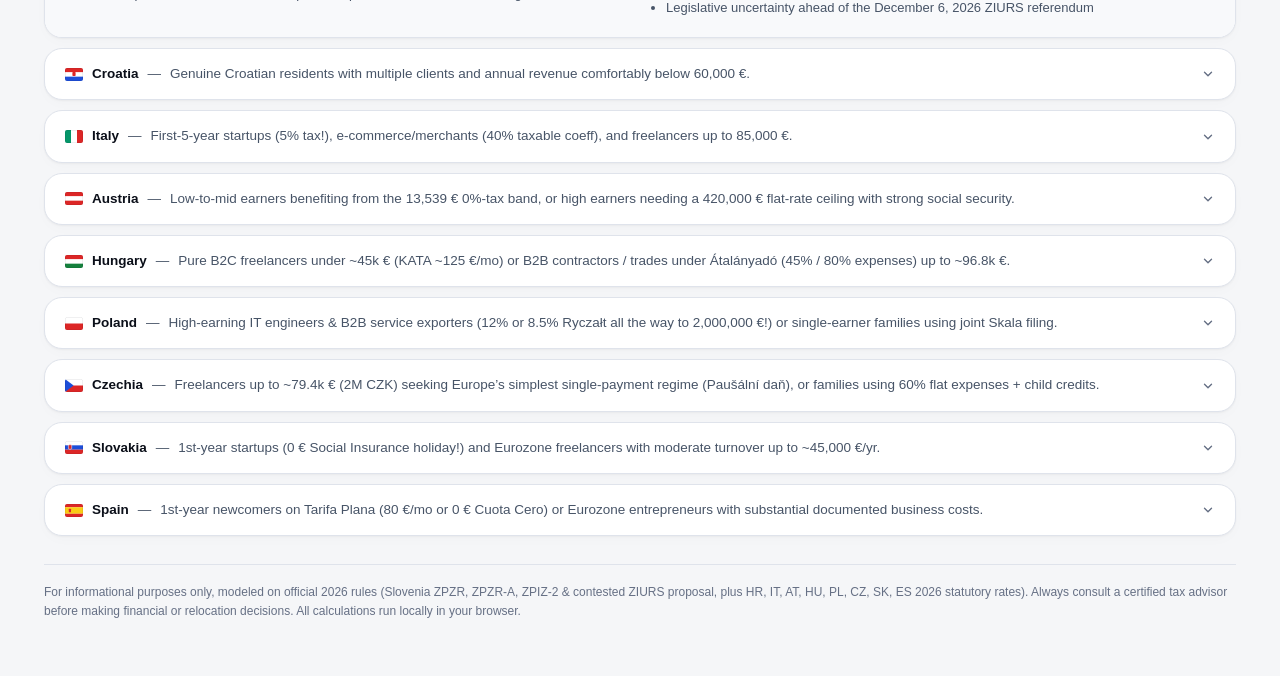
<file: compare/index.html>
<!DOCTYPE html>
<html lang="en" data-default-tab="compare">
<head>
  <meta charset="UTF-8">
  <meta name="viewport" content="width=device-width, initial-scale=1.0">
  <title>Compare Freelance &amp; Sole-Proprietor Taxes Across 9 EU Countries (2026) — NettoEU</title>
  <meta name="description" content="Side-by-side 2026 EU freelance &amp; B2B contractor tax comparison at identical EUR revenue: rank net take-home pay, effective tax + social burden, VAT limits, and family credits across SI, HR, IT, AT, HU, PL, CZ, SK, and ES.">
  <meta name="robots" content="index, follow, max-snippet:-1, max-image-preview:large">
  <link rel="canonical" href="https://ankhezar.github.io/si.tax.calculator/compare/">

  <!-- Open Graph / Social Sharing -->
  <meta property="og:type" content="website">
  <meta property="og:site_name" content="NettoEU">
  <meta property="og:title" content="Compare Freelance &amp; Sole-Proprietor Taxes Across 9 EU Countries (2026) — NettoEU">
  <meta property="og:description" content="Side-by-side 2026 EU freelance &amp; B2B contractor tax comparison at identical EUR revenue: rank net take-home pay, effective tax + social burden, VAT limits, and family credits across SI, HR, IT, AT, HU, PL, CZ, SK, and ES.">
  <meta property="og:url" content="https://ankhezar.github.io/si.tax.calculator/compare/">
  <meta property="og:image" content="https://ankhezar.github.io/si.tax.calculator/assets/og-card.png">
  <meta property="og:image:type" content="image/png">
  <meta property="og:image:width" content="1200">
  <meta property="og:image:height" content="630">
  <meta property="og:image:alt" content="NettoEU 2026 — European Freelance &amp; Sole-Proprietor Tax Calculator across 9 EU Countries">

  <!-- Twitter / X Card -->
  <meta name="twitter:card" content="summary_large_image">
  <meta name="twitter:title" content="Compare Freelance &amp; Sole-Proprietor Taxes Across 9 EU Countries (2026) — NettoEU">
  <meta name="twitter:description" content="Side-by-side 2026 EU freelance &amp; B2B contractor tax comparison at identical EUR revenue: rank net take-home pay, effective tax + social burden, VAT limits, and family credits across SI, HR, IT, AT, HU, PL, CZ, SK, and ES.">
  <meta name="twitter:image" content="https://ankhezar.github.io/si.tax.calculator/assets/og-card.png">

  <!-- PWA & App Icons -->
  <meta name="theme-color" id="meta-theme-color" content="#f5f6f8">
  <meta name="apple-mobile-web-app-capable" content="yes">
  <meta name="mobile-web-app-capable" content="yes">
  <meta name="apple-mobile-web-app-title" content="NettoEU">
  <meta name="apple-mobile-web-app-status-bar-style" content="default">
  <link rel="icon" type="image/svg+xml" href="../assets/favicon.svg?v=2026">
  <link rel="icon" type="image/png" sizes="32x32" href="../assets/favicon-32.png?v=2026">
  <link rel="icon" type="image/png" sizes="192x192" href="../assets/icon-192.png?v=2026">
  <link rel="shortcut icon" href="../favicon.ico?v=2026">
  <link rel="apple-touch-icon" sizes="180x180" href="../assets/apple-touch-icon.png?v=2026">
  <link rel="manifest" href="../manifest.webmanifest?v=2026">

  <!-- Structured Data (Schema.org WebApplication + FAQPage) -->
  <script type="application/ld+json">
{
  "@context": "https://schema.org",
  "@graph": [
    {
      "@type": "WebApplication",
      "@id": "https://ankhezar.github.io/si.tax.calculator/compare/#app",
      "name": "Compare Freelance & Sole-Proprietor Taxes Across 9 EU Countries (2026) — NettoEU",
      "applicationCategory": "FinanceApplication",
      "operatingSystem": "Any",
      "url": "https://ankhezar.github.io/si.tax.calculator/compare/",
      "image": "https://ankhezar.github.io/si.tax.calculator/assets/og-card.png",
      "inLanguage": [
        "en",
        "sl",
        "uk"
      ],
      "isAccessibleForFree": true,
      "offers": {
        "@type": "Offer",
        "price": "0",
        "priceCurrency": "EUR"
      },
      "description": "Side-by-side 2026 EU freelance & B2B contractor tax comparison at identical EUR revenue: rank net take-home pay, effective tax + social burden, VAT limits, and family credits across SI, HR, IT, AT, HU, PL, CZ, SK, and ES.",
      "featureList": [
        "Slovenia Normiranec S.P. 2026 (ZPZR vs. ZIURS)",
        "Croatia Paušalni obrt 2026 (60,000 EUR cap)",
        "Italy Partita IVA Regime Forfettario 2026 (5% / 15%)",
        "Austria Einzelunternehmen Pauschalierung & SVS 2026",
        "Hungary Egyéni vállalkozó Átalányadó & KATA 2026",
        "Poland JDG B2B Ryczałt, Skala & Liniowy 2026",
        "Czechia OSVČ Paušální daň & Výdajový paušál 2026",
        "Slovakia SZČO Paušálne výdavky 60% 2026",
        "Spain Autónomo 15-Tramo RETA & IRPF 2026",
        "Household & dependent children/spouse tax impact modeling"
      ]
    },
    {
      "@type": "FAQPage",
      "@id": "https://ankhezar.github.io/si.tax.calculator/compare/#faq",
      "mainEntity": [
        {
          "@type": "Question",
          "name": "Which EU country has the lowest effective freelance tax and social burden in 2026?",
          "acceptedAnswer": {
            "@type": "Answer",
            "text": "Below 60,000 €/yr, Croatia’s Paušalni obrt (~8.8% total burden at 60k €) and Czechia’s Band 1 Paušální daň (~4,754 €/yr flat up to ~79k € for qualifying 60%/80% trades) deliver the highest net take-home percentages, followed closely by Italy’s 5% startup Forfettario (up to 85k €), Poland’s 8.5%/12% JDG Ryczałt (up to 2M €), and Slovenia’s Normiranec (up to 120k €)."
          }
        },
        {
          "@type": "Question",
          "name": "Which EU sole-proprietor regime has the highest revenue cap for IT & B2B contractors?",
          "acceptedAnswer": {
            "@type": "Answer",
            "text": "Poland’s Ryczałt ewidencjonowany allows flat-rate revenue taxation (12% for IT/software, 8.5% for general services) up to 2,000,000 €/yr, while Spain’s Estimación Directa Simplificada runs up to 600,000 €/yr and Austria’s Basispauschalierung up to 320,000 €/yr."
          }
        },
        {
          "@type": "Question",
          "name": "Which EU countries give the largest family tax benefits to self-employed parents?",
          "acceptedAnswer": {
            "@type": "Answer",
            "text": "Austria (2,000 €/yr Familienbonus Plus per child + AVAB), Czechia Výdajový paušál (refundable child tax bonuses), Poland Skala podatkowa (full joint spouse bracket splitting + child credits), Slovakia SZČO (child bonus + NČZD spouse allowance), Hungary Átalányadó (doubled 2026 family SZJA/TBJ credits), and Spain Autónomo (3,400 € joint spouse reduction + child minimums)."
          }
        }
      ]
    },
    {
      "@type": "BreadcrumbList",
      "@id": "https://ankhezar.github.io/si.tax.calculator/compare/#breadcrumb",
      "itemListElement": [
        {
          "@type": "ListItem",
          "position": 1,
          "name": "NettoEU 2026",
          "item": "https://ankhezar.github.io/si.tax.calculator/"
        },
        {
          "@type": "ListItem",
          "position": 2,
          "name": "2026 European Freelance & Sole-Proprietor Tax Comparison Arena (9 Countries)",
          "item": "https://ankhezar.github.io/si.tax.calculator/compare/"
        }
      ]
    }
  ]
}
  </script>

  <script>
    (function () {
      var raw = (location.hash || '') + '&' + (location.search || '');
      var m = raw.match(/(?:^|[?&#])theme=(dark|light)/);
      var t = m ? m[1] : null;
      try { if (!t) t = localStorage.getItem('si_tax_calc_theme'); } catch (e) {}
      if (!t) t = window.matchMedia && window.matchMedia('(prefers-color-scheme: dark)').matches ? 'dark' : 'light';
      document.documentElement.setAttribute('data-theme', t);
      var tc = document.getElementById('meta-theme-color');
      if (tc) tc.setAttribute('content', t === 'dark' ? '#0a0c10' : '#f5f6f8');
    })();
  </script>
  <link rel="stylesheet" href="../css/styles.css">
  <script defer src="https://cloud.umami.is/script.js" data-website-id="f9f5ad70-ab4c-4a1e-830b-06bc9e8fcbc5" data-domains="ankhezar.github.io" data-exclude-search="true" data-exclude-hash="true"></script>
</head>
<body>
<a class="skip-link" href="#global-revenue" id="skip-link">Skip to calculator</a>
<div id="sr-announcer" class="sr-only" aria-live="polite" aria-atomic="true"></div>

<div class="app-shell wide" id="app-container">
  <!-- Minimal Top Header -->
  <header class="topbar">
    <div class="brand">
      <div class="brand-title-row">
        <h1 id="brand-title">NettoEU</h1>
        <span class="year-badge">2026</span>
      </div>
      <p class="brand-sub" id="brand-subtitle">European Sole-Proprietor &amp; Freelance Tax Suite 2026 — 9 Countries</p>
    </div>

    <div class="controls">
      <button type="button" class="btn-utility" id="btn-share" title="Share Scenario">Share</button>
      <button type="button" class="btn-utility btn-lang" id="btn-lang" title="Switch Language">EN</button>
      <button type="button" class="btn-utility btn-theme" id="btn-theme" title="Toggle Dark/Light Theme" aria-label="Toggle Theme"></button>
    </div>
  </header>

  <!-- Primary Country & Cross-Border Arena Navigation (WAI-ARIA Tablist) -->
  <nav aria-label="Countries and Cross-Border Comparison">
    <div class="country-nav" id="country-tablist" role="tablist" aria-label="Countries and Cross-Border Comparison">
      <div class="country-tabs-group" role="presentation">
      <button type="button" id="tab-si" role="tab" aria-selected="false" aria-controls="view-mount" tabindex="-1" class="nav-tab" data-nav-tab="si"><span class="nav-flag" data-flag="si"></span><span class="nav-lbl">Slovenia</span></button>
      <button type="button" id="tab-hr" role="tab" aria-selected="false" aria-controls="view-mount" tabindex="-1" class="nav-tab" data-nav-tab="hr"><span class="nav-flag" data-flag="hr"></span><span class="nav-lbl">Croatia</span></button>
      <button type="button" id="tab-it" role="tab" aria-selected="false" aria-controls="view-mount" tabindex="-1" class="nav-tab" data-nav-tab="it"><span class="nav-flag" data-flag="it"></span><span class="nav-lbl">Italy</span></button>
      <button type="button" id="tab-at" role="tab" aria-selected="false" aria-controls="view-mount" tabindex="-1" class="nav-tab" data-nav-tab="at"><span class="nav-flag" data-flag="at"></span><span class="nav-lbl">Austria</span></button>
      <button type="button" id="tab-hu" role="tab" aria-selected="false" aria-controls="view-mount" tabindex="-1" class="nav-tab" data-nav-tab="hu"><span class="nav-flag" data-flag="hu"></span><span class="nav-lbl">Hungary</span></button>
      <button type="button" id="tab-pl" role="tab" aria-selected="false" aria-controls="view-mount" tabindex="-1" class="nav-tab" data-nav-tab="pl"><span class="nav-flag" data-flag="pl"></span><span class="nav-lbl">Poland</span></button>
      <button type="button" id="tab-cz" role="tab" aria-selected="false" aria-controls="view-mount" tabindex="-1" class="nav-tab" data-nav-tab="cz"><span class="nav-flag" data-flag="cz"></span><span class="nav-lbl">Czechia</span></button>
      <button type="button" id="tab-sk" role="tab" aria-selected="false" aria-controls="view-mount" tabindex="-1" class="nav-tab" data-nav-tab="sk"><span class="nav-flag" data-flag="sk"></span><span class="nav-lbl">Slovakia</span></button>
      <button type="button" id="tab-es" role="tab" aria-selected="false" aria-controls="view-mount" tabindex="-1" class="nav-tab" data-nav-tab="es"><span class="nav-flag" data-flag="es"></span><span class="nav-lbl">Spain</span></button>
      </div>
      <button type="button" id="tab-compare" role="tab" aria-selected="true" aria-controls="view-mount" tabindex="0" class="nav-tab arena-tab active" data-nav-tab="compare"><span class="nav-lbl">Compare All</span></button>
    </div>
  </nav>

  <!-- Unified Revenue Command Strip -->
  <section class="revenue-strip" aria-label="Revenue Input">
    <div class="revenue-main">
      <div class="rev-input-col">
        <div class="label-row">
          <span class="rev-label-wrap">
            <label class="overline" for="global-revenue" id="lbl-global-rev">Annual Revenue (€)</label>
            <span class="equiv-pill num-tabular" id="rev-period-equiv"></span>
          </span>
          <button type="button" class="info-trigger" id="btn-rev-info" data-tip-key="desc_revenue" aria-label="Details: Annual Revenue (€)">?</button>
        </div>

        <div class="hero-input-wrapper">
          <span class="currency-prefix" aria-hidden="true">€</span>
          <input type="number" id="global-revenue" class="hero-revenue-input num-tabular" value="65000" min="0" step="any" data-step="5000">
          <div class="spinner-group">
            <button type="button" class="spin-btn" id="btn-rev-dec" data-step-target="global-revenue" data-step-dir="-1" aria-label="Decrease Annual Revenue (€)">−</button>
            <button type="button" class="spin-btn" id="btn-rev-inc" data-step-target="global-revenue" data-step-dir="1" aria-label="Increase Annual Revenue (€)">+</button>
          </div>
        </div>
      </div>

      <div class="rev-actions-col">
        <div class="view-toggle" id="period-toggle" role="group" aria-label="Billing Period">
          <button type="button" class="view-btn" data-view-mode="monthly" id="view-mo" aria-pressed="false">Monthly</button>
          <button type="button" class="view-btn active" data-view-mode="yearly" id="view-yr" aria-pressed="true">Yearly</button>
        </div>
        <div class="quick-rev-row" id="quick-rev-row" role="group" aria-label="Quick Revenue Presets"></div>
      </div>
    </div>
  </section>

  <!-- Dynamic Workspace Mount (Pre-Rendered Semantic Statutory Summary for Search & AI Crawlers) -->
  <main id="view-mount" role="tabpanel" aria-labelledby="tab-compare">
    <article class="panel-card seo-prerender">
      <h2>2026 European Freelance &amp; Sole-Proprietor Tax Comparison Arena (9 Countries)</h2>
      <p>Rank all 9 EU sole-proprietor jurisdictions side by side at any monthly or annual EUR revenue across Full-Time vs. Side-Job, Startup vs. Established, B2B vs. B2C VAT impact, and Household Dependents.</p>
      <ul>
        <li>11 Ranked Regimes Across 9 Countries: Slovenia (ZPZR Now &amp; ZIURS Proposed), Croatia (Paušalni obrt), Italy (Regime Forfettario), Austria (Pauschalierung), Hungary (Átalányadó &amp; KATA), Poland (JDG Ryczałt/Skala/Liniowy), Czechia (Paušální daň / Výdajový paušál), Slovakia (SZČO 60%), and Spain (Autónomo EDS).</li>
        <li>Normalized Persona &amp; Household Matrix: Toggle B2B vs. B2C consumer VAT impact, Year-1 startup reliefs vs. steady-state Year 4+ rates, and 0–4 children + dependent spouse.</li>
        <li>7-Dimension Legal Meta-Comparison: Statutory caps, VAT ceilings, startup incentives, side-job discounts, disguised-employment B2B audit rules, pension/sick-leave accrual, and administrative burden.</li>
      </ul>
      <nav class="seo-country-links" aria-label="2026 European Sole-Proprietor Tax Calculators">
        <a href="../">All 9 EU Countries</a>
        <a href="../slovenia/">Slovenia 2026</a>
        <a href="../croatia/">Croatia 2026</a>
        <a href="../italy/">Italy 2026</a>
        <a href="../austria/">Austria 2026</a>
        <a href="../hungary/">Hungary 2026</a>
        <a href="../poland/">Poland 2026</a>
        <a href="../czechia/">Czechia 2026</a>
        <a href="../slovakia/">Slovakia 2026</a>
        <a href="../spain/">Spain 2026</a>
        <a href="../compare/">Compare All 2026</a>
      </nav>
    </article>
  </main>

  <!-- Legal Disclaimer Footer -->
  <footer class="footer-disclaimer" id="footer-disclaimer">
    For informational purposes only, modeled on official 2026 rules (Slovenia ZPZR, ZPZR-A, ZPIZ-2 &amp; contested ZIURS proposal, plus HR, IT, AT, HU, PL, CZ, SK, ES 2026 statutory rates). Always consult a certified tax advisor before making financial or relocation decisions. All calculations run locally in your browser.
  </footer>
</div>

<script type="module" src="../js/app.js"></script>
</body>
</html>
</file>
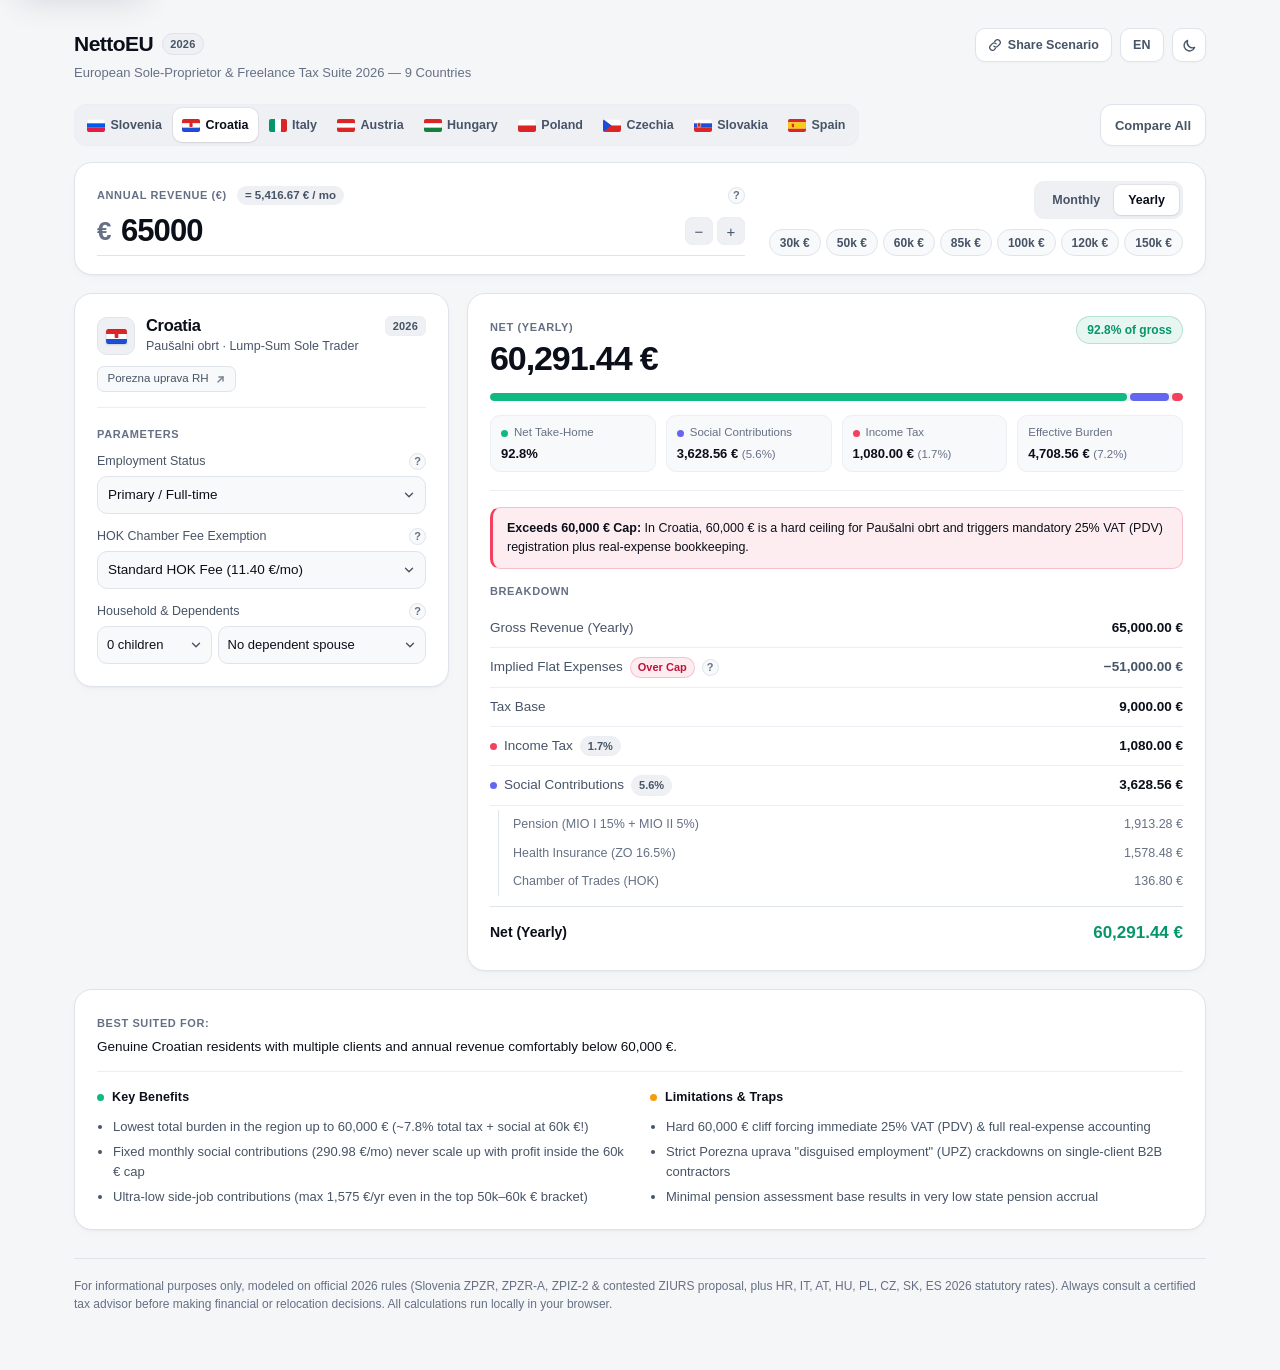
<file: croatia/index.html>
<!DOCTYPE html>
<html lang="en" data-default-tab="hr">
<head>
  <meta charset="UTF-8">
  <meta name="viewport" content="width=device-width, initial-scale=1.0">
  <title>Croatia Paušalni Obrt Tax Calculator 2026 (60,000 € Cap) — NettoEU</title>
  <meta name="description" content="2026 Croatia Paušalni obrt calculator: 7 fixed lump-sum revenue brackets up to 60,000 €/yr (~1.8% effective tax), 290.98 €/mo MIO &amp; HZZO contributions, HOK exemption, and side-job rules.">
  <meta name="robots" content="index, follow, max-snippet:-1, max-image-preview:large">
  <link rel="canonical" href="https://ankhezar.github.io/si.tax.calculator/croatia/">

  <!-- Open Graph / Social Sharing -->
  <meta property="og:type" content="website">
  <meta property="og:site_name" content="NettoEU">
  <meta property="og:title" content="Croatia Paušalni Obrt Tax Calculator 2026 (60,000 € Cap) — NettoEU">
  <meta property="og:description" content="2026 Croatia Paušalni obrt calculator: 7 fixed lump-sum revenue brackets up to 60,000 €/yr (~1.8% effective tax), 290.98 €/mo MIO &amp; HZZO contributions, HOK exemption, and side-job rules.">
  <meta property="og:url" content="https://ankhezar.github.io/si.tax.calculator/croatia/">
  <meta property="og:image" content="https://ankhezar.github.io/si.tax.calculator/assets/og-card.png">
  <meta property="og:image:type" content="image/png">
  <meta property="og:image:width" content="1200">
  <meta property="og:image:height" content="630">
  <meta property="og:image:alt" content="NettoEU 2026 — European Freelance &amp; Sole-Proprietor Tax Calculator across 9 EU Countries">

  <!-- Twitter / X Card -->
  <meta name="twitter:card" content="summary_large_image">
  <meta name="twitter:title" content="Croatia Paušalni Obrt Tax Calculator 2026 (60,000 € Cap) — NettoEU">
  <meta name="twitter:description" content="2026 Croatia Paušalni obrt calculator: 7 fixed lump-sum revenue brackets up to 60,000 €/yr (~1.8% effective tax), 290.98 €/mo MIO &amp; HZZO contributions, HOK exemption, and side-job rules.">
  <meta name="twitter:image" content="https://ankhezar.github.io/si.tax.calculator/assets/og-card.png">

  <!-- PWA & App Icons -->
  <meta name="theme-color" id="meta-theme-color" content="#f5f6f8">
  <meta name="apple-mobile-web-app-capable" content="yes">
  <meta name="mobile-web-app-capable" content="yes">
  <meta name="apple-mobile-web-app-title" content="NettoEU">
  <meta name="apple-mobile-web-app-status-bar-style" content="default">
  <link rel="icon" type="image/svg+xml" href="../assets/favicon.svg?v=2026">
  <link rel="icon" type="image/png" sizes="32x32" href="../assets/favicon-32.png?v=2026">
  <link rel="icon" type="image/png" sizes="192x192" href="../assets/icon-192.png?v=2026">
  <link rel="shortcut icon" href="../favicon.ico?v=2026">
  <link rel="apple-touch-icon" sizes="180x180" href="../assets/apple-touch-icon.png?v=2026">
  <link rel="manifest" href="../manifest.webmanifest?v=2026">

  <!-- Structured Data (Schema.org WebApplication + FAQPage) -->
  <script type="application/ld+json">
{
  "@context": "https://schema.org",
  "@graph": [
    {
      "@type": "WebApplication",
      "@id": "https://ankhezar.github.io/si.tax.calculator/croatia/#app",
      "name": "Croatia Paušalni Obrt Tax Calculator 2026 (60,000 € Cap) — NettoEU",
      "applicationCategory": "FinanceApplication",
      "operatingSystem": "Any",
      "url": "https://ankhezar.github.io/si.tax.calculator/croatia/",
      "image": "https://ankhezar.github.io/si.tax.calculator/assets/og-card.png",
      "inLanguage": [
        "en",
        "sl",
        "uk"
      ],
      "isAccessibleForFree": true,
      "offers": {
        "@type": "Offer",
        "price": "0",
        "priceCurrency": "EUR"
      },
      "description": "2026 Croatia Paušalni obrt calculator: 7 fixed lump-sum revenue brackets up to 60,000 €/yr (~1.8% effective tax), 290.98 €/mo MIO & HZZO contributions, HOK exemption, and side-job rules.",
      "featureList": [
        "Slovenia Normiranec S.P. 2026 (ZPZR vs. ZIURS)",
        "Croatia Paušalni obrt 2026 (60,000 EUR cap)",
        "Italy Partita IVA Regime Forfettario 2026 (5% / 15%)",
        "Austria Einzelunternehmen Pauschalierung & SVS 2026",
        "Hungary Egyéni vállalkozó Átalányadó & KATA 2026",
        "Poland JDG B2B Ryczałt, Skala & Liniowy 2026",
        "Czechia OSVČ Paušální daň & Výdajový paušál 2026",
        "Slovakia SZČO Paušálne výdavky 60% 2026",
        "Spain Autónomo 15-Tramo RETA & IRPF 2026",
        "Household & dependent children/spouse tax impact modeling"
      ]
    },
    {
      "@type": "FAQPage",
      "@id": "https://ankhezar.github.io/si.tax.calculator/croatia/#faq",
      "mainEntity": [
        {
          "@type": "Question",
          "name": "What is the maximum annual revenue for Croatia’s Paušalni obrt in 2026?",
          "acceptedAnswer": {
            "@type": "Answer",
            "text": "The maximum annual turnover for Paušalni obrt in 2026 is 60,000 €, aligned with Croatia’s 60,000 € domestic VAT (PDV) registration threshold."
          }
        },
        {
          "@type": "Question",
          "name": "How much are monthly contributions for a full-time Paušalni obrt in 2026?",
          "acceptedAnswer": {
            "@type": "Answer",
            "text": "Full-time Paušalni obrt owners pay 290.98 €/mo (3,491.76 €/yr) in mandatory social contributions (15% MIO I, 5% MIO II, and 16.5% HZZO health insurance on the 797.20 € base), plus 11.40 €/mo HOK chamber fee after the 2-year startup exemption."
          }
        },
        {
          "@type": "Question",
          "name": "How are side-job (uz radni odnos) Paušalni obrt contributions calculated?",
          "acceptedAnswer": {
            "@type": "Answer",
            "text": "Entrepreneurs employed full-time elsewhere pay annual contributions equal to 17.5% (10% pension + 7.5% health) solely on their bracket’s 15% lump-sum tax base (at most 1,575 €/yr in the highest 50k–60k € bracket)."
          }
        }
      ]
    },
    {
      "@type": "BreadcrumbList",
      "@id": "https://ankhezar.github.io/si.tax.calculator/croatia/#breadcrumb",
      "itemListElement": [
        {
          "@type": "ListItem",
          "position": 1,
          "name": "NettoEU 2026",
          "item": "https://ankhezar.github.io/si.tax.calculator/"
        },
        {
          "@type": "ListItem",
          "position": 2,
          "name": "Croatia — Paušalni Obrt Lump-Sum Tax Calculator 2026",
          "item": "https://ankhezar.github.io/si.tax.calculator/croatia/"
        }
      ]
    }
  ]
}
  </script>

  <script>
    (function () {
      var raw = (location.hash || '') + '&' + (location.search || '');
      var m = raw.match(/(?:^|[?&#])theme=(dark|light)/);
      var t = m ? m[1] : null;
      try { if (!t) t = localStorage.getItem('si_tax_calc_theme'); } catch (e) {}
      if (!t) t = window.matchMedia && window.matchMedia('(prefers-color-scheme: dark)').matches ? 'dark' : 'light';
      document.documentElement.setAttribute('data-theme', t);
      var tc = document.getElementById('meta-theme-color');
      if (tc) tc.setAttribute('content', t === 'dark' ? '#0a0c10' : '#f5f6f8');
    })();
  </script>
  <link rel="stylesheet" href="../css/styles.css">
  <script defer src="https://cloud.umami.is/script.js" data-website-id="f9f5ad70-ab4c-4a1e-830b-06bc9e8fcbc5" data-domains="ankhezar.github.io" data-exclude-search="true" data-exclude-hash="true"></script>
</head>
<body>
<a class="skip-link" href="#global-revenue" id="skip-link">Skip to calculator</a>
<div id="sr-announcer" class="sr-only" aria-live="polite" aria-atomic="true"></div>

<div class="app-shell" id="app-container">
  <!-- Minimal Top Header -->
  <header class="topbar">
    <div class="brand">
      <div class="brand-title-row">
        <h1 id="brand-title">NettoEU</h1>
        <span class="year-badge">2026</span>
      </div>
      <p class="brand-sub" id="brand-subtitle">European Sole-Proprietor &amp; Freelance Tax Suite 2026 — 9 Countries</p>
    </div>

    <div class="controls">
      <button type="button" class="btn-utility" id="btn-share" title="Share Scenario">Share</button>
      <button type="button" class="btn-utility btn-lang" id="btn-lang" title="Switch Language">EN</button>
      <button type="button" class="btn-utility btn-theme" id="btn-theme" title="Toggle Dark/Light Theme" aria-label="Toggle Theme"></button>
    </div>
  </header>

  <!-- Primary Country & Cross-Border Arena Navigation (WAI-ARIA Tablist) -->
  <nav aria-label="Countries and Cross-Border Comparison">
    <div class="country-nav" id="country-tablist" role="tablist" aria-label="Countries and Cross-Border Comparison">
      <div class="country-tabs-group" role="presentation">
      <button type="button" id="tab-si" role="tab" aria-selected="false" aria-controls="view-mount" tabindex="-1" class="nav-tab" data-nav-tab="si"><span class="nav-flag" data-flag="si"></span><span class="nav-lbl">Slovenia</span></button>
      <button type="button" id="tab-hr" role="tab" aria-selected="true" aria-controls="view-mount" tabindex="0" class="nav-tab active" data-nav-tab="hr"><span class="nav-flag" data-flag="hr"></span><span class="nav-lbl">Croatia</span></button>
      <button type="button" id="tab-it" role="tab" aria-selected="false" aria-controls="view-mount" tabindex="-1" class="nav-tab" data-nav-tab="it"><span class="nav-flag" data-flag="it"></span><span class="nav-lbl">Italy</span></button>
      <button type="button" id="tab-at" role="tab" aria-selected="false" aria-controls="view-mount" tabindex="-1" class="nav-tab" data-nav-tab="at"><span class="nav-flag" data-flag="at"></span><span class="nav-lbl">Austria</span></button>
      <button type="button" id="tab-hu" role="tab" aria-selected="false" aria-controls="view-mount" tabindex="-1" class="nav-tab" data-nav-tab="hu"><span class="nav-flag" data-flag="hu"></span><span class="nav-lbl">Hungary</span></button>
      <button type="button" id="tab-pl" role="tab" aria-selected="false" aria-controls="view-mount" tabindex="-1" class="nav-tab" data-nav-tab="pl"><span class="nav-flag" data-flag="pl"></span><span class="nav-lbl">Poland</span></button>
      <button type="button" id="tab-cz" role="tab" aria-selected="false" aria-controls="view-mount" tabindex="-1" class="nav-tab" data-nav-tab="cz"><span class="nav-flag" data-flag="cz"></span><span class="nav-lbl">Czechia</span></button>
      <button type="button" id="tab-sk" role="tab" aria-selected="false" aria-controls="view-mount" tabindex="-1" class="nav-tab" data-nav-tab="sk"><span class="nav-flag" data-flag="sk"></span><span class="nav-lbl">Slovakia</span></button>
      <button type="button" id="tab-es" role="tab" aria-selected="false" aria-controls="view-mount" tabindex="-1" class="nav-tab" data-nav-tab="es"><span class="nav-flag" data-flag="es"></span><span class="nav-lbl">Spain</span></button>
      </div>
      <button type="button" id="tab-compare" role="tab" aria-selected="false" aria-controls="view-mount" tabindex="-1" class="nav-tab arena-tab" data-nav-tab="compare"><span class="nav-lbl">Compare All</span></button>
    </div>
  </nav>

  <!-- Unified Revenue Command Strip -->
  <section class="revenue-strip" aria-label="Revenue Input">
    <div class="revenue-main">
      <div class="rev-input-col">
        <div class="label-row">
          <span class="rev-label-wrap">
            <label class="overline" for="global-revenue" id="lbl-global-rev">Annual Revenue (€)</label>
            <span class="equiv-pill num-tabular" id="rev-period-equiv"></span>
          </span>
          <button type="button" class="info-trigger" id="btn-rev-info" data-tip-key="desc_revenue" aria-label="Details: Annual Revenue (€)">?</button>
        </div>

        <div class="hero-input-wrapper">
          <span class="currency-prefix" aria-hidden="true">€</span>
          <input type="number" id="global-revenue" class="hero-revenue-input num-tabular" value="65000" min="0" step="any" data-step="5000">
          <div class="spinner-group">
            <button type="button" class="spin-btn" id="btn-rev-dec" data-step-target="global-revenue" data-step-dir="-1" aria-label="Decrease Annual Revenue (€)">−</button>
            <button type="button" class="spin-btn" id="btn-rev-inc" data-step-target="global-revenue" data-step-dir="1" aria-label="Increase Annual Revenue (€)">+</button>
          </div>
        </div>
      </div>

      <div class="rev-actions-col">
        <div class="view-toggle" id="period-toggle" role="group" aria-label="Billing Period">
          <button type="button" class="view-btn" data-view-mode="monthly" id="view-mo" aria-pressed="false">Monthly</button>
          <button type="button" class="view-btn active" data-view-mode="yearly" id="view-yr" aria-pressed="true">Yearly</button>
        </div>
        <div class="quick-rev-row" id="quick-rev-row" role="group" aria-label="Quick Revenue Presets"></div>
      </div>
    </div>
  </section>

  <!-- Dynamic Workspace Mount (Pre-Rendered Semantic Statutory Summary for Search & AI Crawlers) -->
  <main id="view-mount" role="tabpanel" aria-labelledby="tab-hr">
    <article class="panel-card seo-prerender">
      <h2>Croatia — Paušalni Obrt Lump-Sum Tax Calculator 2026</h2>
      <p>Compute 2026 Croatian sole-proprietor (Paušalni obrt) net income across all 7 Porezna uprava brackets up to 60,000 €/yr, including MIO I &amp; II pension, HZZO health insurance, and HOK chamber dues.</p>
      <ul>
        <li>Ceiling &amp; VAT: Synchronized 60,000 €/yr ceiling for both Paušalni obrt and domestic 25% PDV (VAT) exemption.</li>
        <li>7 Fixed Tax Brackets: 85% notional expense deduction and 12% flat tax rate (~1.8% effective income tax at the top of each bracket; max 1,080 €/yr at 60,000 €).</li>
        <li>2026 Contributions: Full-time fixed monthly base of 797.20 € (0.4 × 1,993 € average gross wage) × 36.5% = 290.98 €/mo (3,491.76 €/yr) plus 11.40 €/mo HOK fee (exempt in Years 1–2).</li>
      </ul>
      <nav class="seo-country-links" aria-label="2026 European Sole-Proprietor Tax Calculators">
        <a href="../">All 9 EU Countries</a>
        <a href="../slovenia/">Slovenia 2026</a>
        <a href="../croatia/">Croatia 2026</a>
        <a href="../italy/">Italy 2026</a>
        <a href="../austria/">Austria 2026</a>
        <a href="../hungary/">Hungary 2026</a>
        <a href="../poland/">Poland 2026</a>
        <a href="../czechia/">Czechia 2026</a>
        <a href="../slovakia/">Slovakia 2026</a>
        <a href="../spain/">Spain 2026</a>
        <a href="../compare/">Compare All 2026</a>
      </nav>
    </article>
  </main>

  <!-- Legal Disclaimer Footer -->
  <footer class="footer-disclaimer" id="footer-disclaimer">
    For informational purposes only, modeled on official 2026 rules (Slovenia ZPZR, ZPZR-A, ZPIZ-2 &amp; contested ZIURS proposal, plus HR, IT, AT, HU, PL, CZ, SK, ES 2026 statutory rates). Always consult a certified tax advisor before making financial or relocation decisions. All calculations run locally in your browser.
  </footer>
</div>

<script type="module" src="../js/app.js"></script>
</body>
</html>
</file>
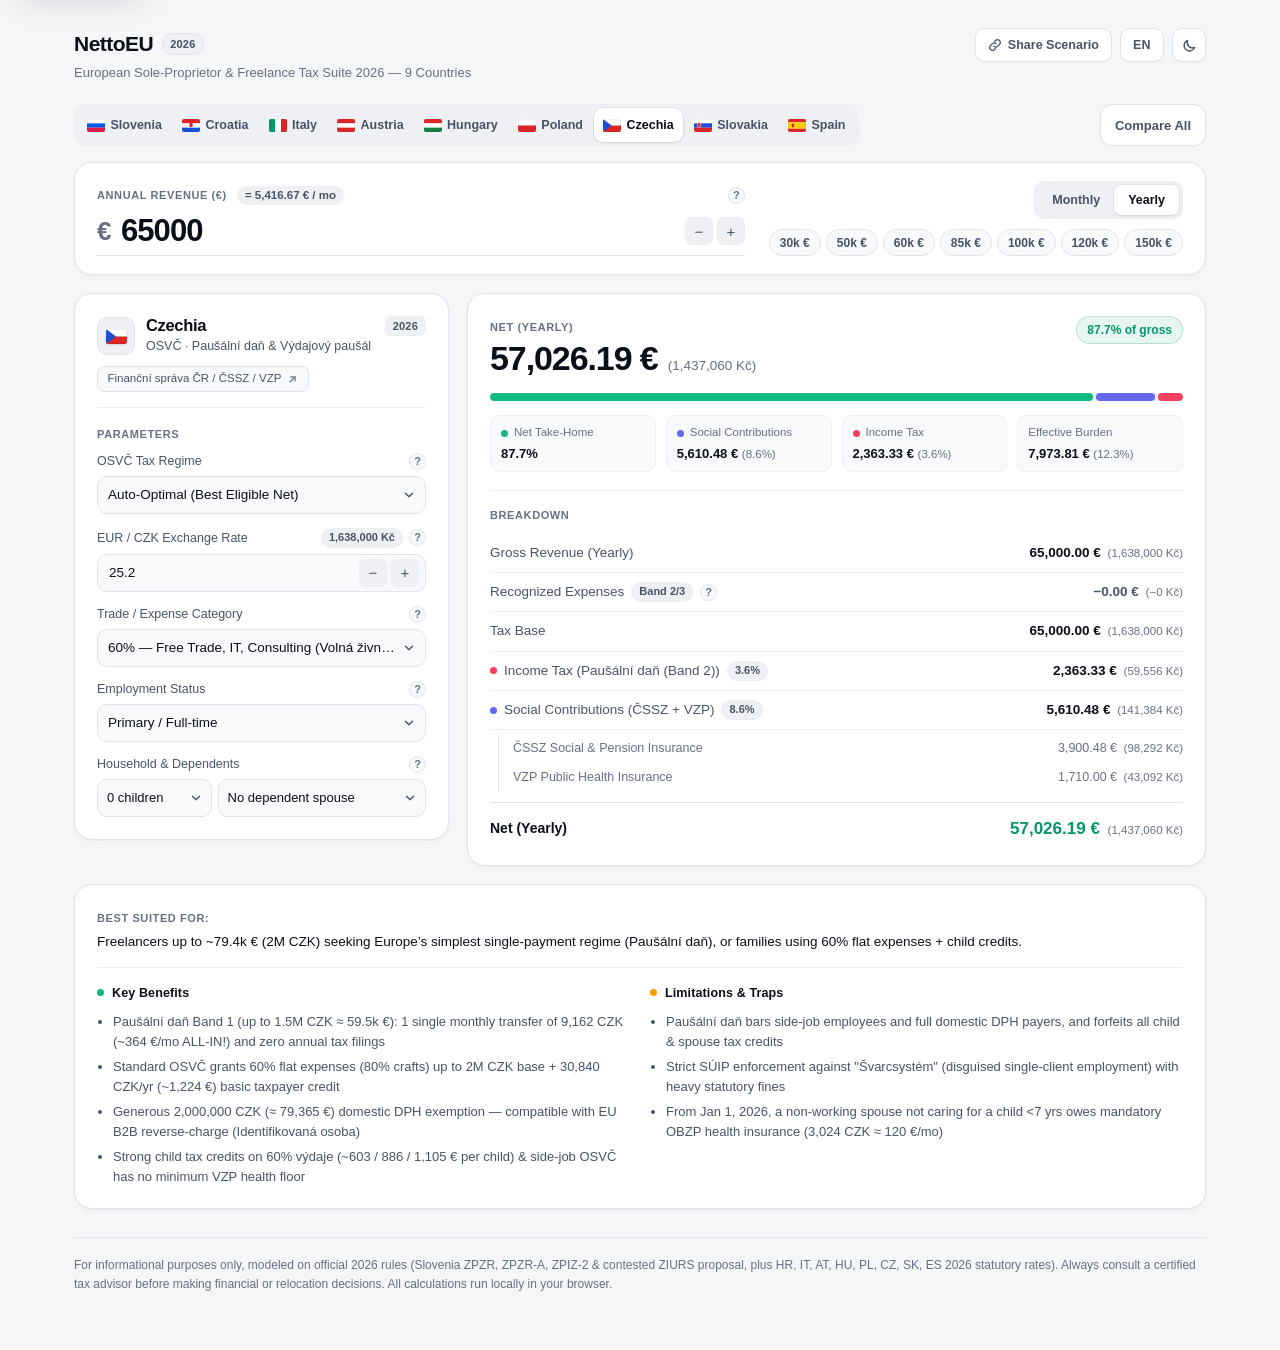
<file: czechia/index.html>
<!DOCTYPE html>
<html lang="en" data-default-tab="cz">
<head>
  <meta charset="UTF-8">
  <meta name="viewport" content="width=device-width, initial-scale=1.0">
  <title>Czechia OSVČ Tax Calculator 2026 (Paušální Daň &amp; 60% Výdajový Paušál) — NettoEU</title>
  <meta name="description" content="2026 Czechia OSVČ freelance tax calculator in EUR &amp; CZK: 3-band Paušální daň (Band 1: 9,984 Kč/mo up to 2,000,000 Kč) vs. 60%/80%/40% Výdajový paušál, ČSSZ &amp; VZP minimums, and refundable child credits.">
  <meta name="robots" content="index, follow, max-snippet:-1, max-image-preview:large">
  <link rel="canonical" href="https://ankhezar.github.io/si.tax.calculator/czechia/">

  <!-- Open Graph / Social Sharing -->
  <meta property="og:type" content="website">
  <meta property="og:site_name" content="NettoEU">
  <meta property="og:title" content="Czechia OSVČ Tax Calculator 2026 (Paušální Daň &amp; 60% Výdajový Paušál) — NettoEU">
  <meta property="og:description" content="2026 Czechia OSVČ freelance tax calculator in EUR &amp; CZK: 3-band Paušální daň (Band 1: 9,984 Kč/mo up to 2,000,000 Kč) vs. 60%/80%/40% Výdajový paušál, ČSSZ &amp; VZP minimums, and refundable child credits.">
  <meta property="og:url" content="https://ankhezar.github.io/si.tax.calculator/czechia/">
  <meta property="og:image" content="https://ankhezar.github.io/si.tax.calculator/assets/og-card.png">
  <meta property="og:image:type" content="image/png">
  <meta property="og:image:width" content="1200">
  <meta property="og:image:height" content="630">
  <meta property="og:image:alt" content="NettoEU 2026 — European Freelance &amp; Sole-Proprietor Tax Calculator across 9 EU Countries">

  <!-- Twitter / X Card -->
  <meta name="twitter:card" content="summary_large_image">
  <meta name="twitter:title" content="Czechia OSVČ Tax Calculator 2026 (Paušální Daň &amp; 60% Výdajový Paušál) — NettoEU">
  <meta name="twitter:description" content="2026 Czechia OSVČ freelance tax calculator in EUR &amp; CZK: 3-band Paušální daň (Band 1: 9,984 Kč/mo up to 2,000,000 Kč) vs. 60%/80%/40% Výdajový paušál, ČSSZ &amp; VZP minimums, and refundable child credits.">
  <meta name="twitter:image" content="https://ankhezar.github.io/si.tax.calculator/assets/og-card.png">

  <!-- PWA & App Icons -->
  <meta name="theme-color" id="meta-theme-color" content="#f5f6f8">
  <meta name="apple-mobile-web-app-capable" content="yes">
  <meta name="mobile-web-app-capable" content="yes">
  <meta name="apple-mobile-web-app-title" content="NettoEU">
  <meta name="apple-mobile-web-app-status-bar-style" content="default">
  <link rel="icon" type="image/svg+xml" href="../assets/favicon.svg?v=2026">
  <link rel="icon" type="image/png" sizes="32x32" href="../assets/favicon-32.png?v=2026">
  <link rel="icon" type="image/png" sizes="192x192" href="../assets/icon-192.png?v=2026">
  <link rel="shortcut icon" href="../favicon.ico?v=2026">
  <link rel="apple-touch-icon" sizes="180x180" href="../assets/apple-touch-icon.png?v=2026">
  <link rel="manifest" href="../manifest.webmanifest?v=2026">

  <!-- Structured Data (Schema.org WebApplication + FAQPage) -->
  <script type="application/ld+json">
{
  "@context": "https://schema.org",
  "@graph": [
    {
      "@type": "WebApplication",
      "@id": "https://ankhezar.github.io/si.tax.calculator/czechia/#app",
      "name": "Czechia OSVČ Tax Calculator 2026 (Paušální Daň & 60% Výdajový Paušál) — NettoEU",
      "applicationCategory": "FinanceApplication",
      "operatingSystem": "Any",
      "url": "https://ankhezar.github.io/si.tax.calculator/czechia/",
      "image": "https://ankhezar.github.io/si.tax.calculator/assets/og-card.png",
      "inLanguage": [
        "en",
        "sl",
        "uk"
      ],
      "isAccessibleForFree": true,
      "offers": {
        "@type": "Offer",
        "price": "0",
        "priceCurrency": "EUR"
      },
      "description": "2026 Czechia OSVČ freelance tax calculator in EUR & CZK: 3-band Paušální daň (Band 1: 9,984 Kč/mo up to 2,000,000 Kč) vs. 60%/80%/40% Výdajový paušál, ČSSZ & VZP minimums, and refundable child credits.",
      "featureList": [
        "Slovenia Normiranec S.P. 2026 (ZPZR vs. ZIURS)",
        "Croatia Paušalni obrt 2026 (60,000 EUR cap)",
        "Italy Partita IVA Regime Forfettario 2026 (5% / 15%)",
        "Austria Einzelunternehmen Pauschalierung & SVS 2026",
        "Hungary Egyéni vállalkozó Átalányadó & KATA 2026",
        "Poland JDG B2B Ryczałt, Skala & Liniowy 2026",
        "Czechia OSVČ Paušální daň & Výdajový paušál 2026",
        "Slovakia SZČO Paušálne výdavky 60% 2026",
        "Spain Autónomo 15-Tramo RETA & IRPF 2026",
        "Household & dependent children/spouse tax impact modeling"
      ]
    },
    {
      "@type": "FAQPage",
      "@id": "https://ankhezar.github.io/si.tax.calculator/czechia/#faq",
      "mainEntity": [
        {
          "@type": "Question",
          "name": "How much is Czechia’s Band 1 Paušální daň monthly payment in 2026?",
          "acceptedAnswer": {
            "@type": "Answer",
            "text": "In 2026, Band 1 of Czechia’s Paušální daň is 9,984 Kč/mo (119,808 Kč/yr, or ~4,754 €/yr), combining 100 Kč income tax, 6,578 Kč pension insurance (1.15× ČSSZ minimum), and 3,306 Kč VZP health insurance in a single payment with zero annual tax filing."
          }
        },
        {
          "@type": "Question",
          "name": "Who is eligible for Paušální daň in Czechia?",
          "acceptedAnswer": {
            "@type": "Answer",
            "text": "Paušální daň is available to full-time OSVČ (without concurrent employment taxed via standard payroll) whose annual revenue does not exceed 2,000,000 Kč and who are not registered as full domestic VAT (DPH) payers."
          }
        },
        {
          "@type": "Question",
          "name": "When is 60% Výdajový paušál better than Paušální daň in Czechia?",
          "acceptedAnswer": {
            "@type": "Answer",
            "text": "Standard 60% Výdajový paušál is required above 2,000,000 Kč or for side-job OSVČ, and is frequently more tax-efficient for parents claiming Czechia’s refundable child tax credits (Daňové zvýhodnění) or first-year OSVČ paying the reduced 3,575 Kč/mo startup ČSSZ minimum."
          }
        }
      ]
    },
    {
      "@type": "BreadcrumbList",
      "@id": "https://ankhezar.github.io/si.tax.calculator/czechia/#breadcrumb",
      "itemListElement": [
        {
          "@type": "ListItem",
          "position": 1,
          "name": "NettoEU 2026",
          "item": "https://ankhezar.github.io/si.tax.calculator/"
        },
        {
          "@type": "ListItem",
          "position": 2,
          "name": "Czechia — OSVČ Tax Calculator 2026 (Paušální Daň & Výdajový Paušál)",
          "item": "https://ankhezar.github.io/si.tax.calculator/czechia/"
        }
      ]
    }
  ]
}
  </script>

  <script>
    (function () {
      var raw = (location.hash || '') + '&' + (location.search || '');
      var m = raw.match(/(?:^|[?&#])theme=(dark|light)/);
      var t = m ? m[1] : null;
      try { if (!t) t = localStorage.getItem('si_tax_calc_theme'); } catch (e) {}
      if (!t) t = window.matchMedia && window.matchMedia('(prefers-color-scheme: dark)').matches ? 'dark' : 'light';
      document.documentElement.setAttribute('data-theme', t);
      var tc = document.getElementById('meta-theme-color');
      if (tc) tc.setAttribute('content', t === 'dark' ? '#0a0c10' : '#f5f6f8');
    })();
  </script>
  <link rel="stylesheet" href="../css/styles.css">
  <script defer src="https://cloud.umami.is/script.js" data-website-id="f9f5ad70-ab4c-4a1e-830b-06bc9e8fcbc5" data-domains="ankhezar.github.io" data-exclude-search="true" data-exclude-hash="true"></script>
</head>
<body>
<a class="skip-link" href="#global-revenue" id="skip-link">Skip to calculator</a>
<div id="sr-announcer" class="sr-only" aria-live="polite" aria-atomic="true"></div>

<div class="app-shell" id="app-container">
  <!-- Minimal Top Header -->
  <header class="topbar">
    <div class="brand">
      <div class="brand-title-row">
        <h1 id="brand-title">NettoEU</h1>
        <span class="year-badge">2026</span>
      </div>
      <p class="brand-sub" id="brand-subtitle">European Sole-Proprietor &amp; Freelance Tax Suite 2026 — 9 Countries</p>
    </div>

    <div class="controls">
      <button type="button" class="btn-utility" id="btn-share" title="Share Scenario">Share</button>
      <button type="button" class="btn-utility btn-lang" id="btn-lang" title="Switch Language">EN</button>
      <button type="button" class="btn-utility btn-theme" id="btn-theme" title="Toggle Dark/Light Theme" aria-label="Toggle Theme"></button>
    </div>
  </header>

  <!-- Primary Country & Cross-Border Arena Navigation (WAI-ARIA Tablist) -->
  <nav aria-label="Countries and Cross-Border Comparison">
    <div class="country-nav" id="country-tablist" role="tablist" aria-label="Countries and Cross-Border Comparison">
      <div class="country-tabs-group" role="presentation">
      <button type="button" id="tab-si" role="tab" aria-selected="false" aria-controls="view-mount" tabindex="-1" class="nav-tab" data-nav-tab="si"><span class="nav-flag" data-flag="si"></span><span class="nav-lbl">Slovenia</span></button>
      <button type="button" id="tab-hr" role="tab" aria-selected="false" aria-controls="view-mount" tabindex="-1" class="nav-tab" data-nav-tab="hr"><span class="nav-flag" data-flag="hr"></span><span class="nav-lbl">Croatia</span></button>
      <button type="button" id="tab-it" role="tab" aria-selected="false" aria-controls="view-mount" tabindex="-1" class="nav-tab" data-nav-tab="it"><span class="nav-flag" data-flag="it"></span><span class="nav-lbl">Italy</span></button>
      <button type="button" id="tab-at" role="tab" aria-selected="false" aria-controls="view-mount" tabindex="-1" class="nav-tab" data-nav-tab="at"><span class="nav-flag" data-flag="at"></span><span class="nav-lbl">Austria</span></button>
      <button type="button" id="tab-hu" role="tab" aria-selected="false" aria-controls="view-mount" tabindex="-1" class="nav-tab" data-nav-tab="hu"><span class="nav-flag" data-flag="hu"></span><span class="nav-lbl">Hungary</span></button>
      <button type="button" id="tab-pl" role="tab" aria-selected="false" aria-controls="view-mount" tabindex="-1" class="nav-tab" data-nav-tab="pl"><span class="nav-flag" data-flag="pl"></span><span class="nav-lbl">Poland</span></button>
      <button type="button" id="tab-cz" role="tab" aria-selected="true" aria-controls="view-mount" tabindex="0" class="nav-tab active" data-nav-tab="cz"><span class="nav-flag" data-flag="cz"></span><span class="nav-lbl">Czechia</span></button>
      <button type="button" id="tab-sk" role="tab" aria-selected="false" aria-controls="view-mount" tabindex="-1" class="nav-tab" data-nav-tab="sk"><span class="nav-flag" data-flag="sk"></span><span class="nav-lbl">Slovakia</span></button>
      <button type="button" id="tab-es" role="tab" aria-selected="false" aria-controls="view-mount" tabindex="-1" class="nav-tab" data-nav-tab="es"><span class="nav-flag" data-flag="es"></span><span class="nav-lbl">Spain</span></button>
      </div>
      <button type="button" id="tab-compare" role="tab" aria-selected="false" aria-controls="view-mount" tabindex="-1" class="nav-tab arena-tab" data-nav-tab="compare"><span class="nav-lbl">Compare All</span></button>
    </div>
  </nav>

  <!-- Unified Revenue Command Strip -->
  <section class="revenue-strip" aria-label="Revenue Input">
    <div class="revenue-main">
      <div class="rev-input-col">
        <div class="label-row">
          <span class="rev-label-wrap">
            <label class="overline" for="global-revenue" id="lbl-global-rev">Annual Revenue (€)</label>
            <span class="equiv-pill num-tabular" id="rev-period-equiv"></span>
          </span>
          <button type="button" class="info-trigger" id="btn-rev-info" data-tip-key="desc_revenue" aria-label="Details: Annual Revenue (€)">?</button>
        </div>

        <div class="hero-input-wrapper">
          <span class="currency-prefix" aria-hidden="true">€</span>
          <input type="number" id="global-revenue" class="hero-revenue-input num-tabular" value="65000" min="0" step="any" data-step="5000">
          <div class="spinner-group">
            <button type="button" class="spin-btn" id="btn-rev-dec" data-step-target="global-revenue" data-step-dir="-1" aria-label="Decrease Annual Revenue (€)">−</button>
            <button type="button" class="spin-btn" id="btn-rev-inc" data-step-target="global-revenue" data-step-dir="1" aria-label="Increase Annual Revenue (€)">+</button>
          </div>
        </div>
      </div>

      <div class="rev-actions-col">
        <div class="view-toggle" id="period-toggle" role="group" aria-label="Billing Period">
          <button type="button" class="view-btn" data-view-mode="monthly" id="view-mo" aria-pressed="false">Monthly</button>
          <button type="button" class="view-btn active" data-view-mode="yearly" id="view-yr" aria-pressed="true">Yearly</button>
        </div>
        <div class="quick-rev-row" id="quick-rev-row" role="group" aria-label="Quick Revenue Presets"></div>
      </div>
    </div>
  </section>

  <!-- Dynamic Workspace Mount (Pre-Rendered Semantic Statutory Summary for Search & AI Crawlers) -->
  <main id="view-mount" role="tabpanel" aria-labelledby="tab-cz">
    <article class="panel-card seo-prerender">
      <h2>Czechia — OSVČ Tax Calculator 2026 (Paušální Daň &amp; Výdajový Paušál)</h2>
      <p>Calculate 2026 Czech self-employed (OSVČ) net income in EUR and CZK across all 3 Paušální daň monthly bands and standard 60% / 80% / 40% Výdajový paušál lump-sum expenses.</p>
      <ul>
        <li>Paušální Daň 2026 (≤2,000,000 Kč/yr, full-time non-VAT OSVČ): Band 1 at 9,984 Kč/mo (~4,754 €/yr all-in tax + ČSSZ + VZP), Band 2 at 16,745 Kč/mo, and Band 3 at 27,139 Kč/mo.</li>
        <li>Výdajový Paušál (40% / 60% / 80%): 60% lump-sum deduction for IT &amp; free trades (capped at 1,200,000 Kč deduction), 15%/23% DPFO minus 30,840 Kč taxpayer credit, ČSSZ 29.2% on 55% profit (min 5,720 Kč/mo, or 3,575 Kč/mo for new OSVČ), and VZP 13.5% on 50% profit (min 3,306 Kč/mo).</li>
        <li>VAT &amp; Family Credits: 2,000,000 Kč/yr (~79,365 €) domestic DPH (21% VAT) ceiling; Výdajový paušál preserves refundable Daňové zvýhodnění child tax bonuses (15,204 / 22,320 / 27,840 Kč).</li>
      </ul>
      <nav class="seo-country-links" aria-label="2026 European Sole-Proprietor Tax Calculators">
        <a href="../">All 9 EU Countries</a>
        <a href="../slovenia/">Slovenia 2026</a>
        <a href="../croatia/">Croatia 2026</a>
        <a href="../italy/">Italy 2026</a>
        <a href="../austria/">Austria 2026</a>
        <a href="../hungary/">Hungary 2026</a>
        <a href="../poland/">Poland 2026</a>
        <a href="../czechia/">Czechia 2026</a>
        <a href="../slovakia/">Slovakia 2026</a>
        <a href="../spain/">Spain 2026</a>
        <a href="../compare/">Compare All 2026</a>
      </nav>
    </article>
  </main>

  <!-- Legal Disclaimer Footer -->
  <footer class="footer-disclaimer" id="footer-disclaimer">
    For informational purposes only, modeled on official 2026 rules (Slovenia ZPZR, ZPZR-A, ZPIZ-2 &amp; contested ZIURS proposal, plus HR, IT, AT, HU, PL, CZ, SK, ES 2026 statutory rates). Always consult a certified tax advisor before making financial or relocation decisions. All calculations run locally in your browser.
  </footer>
</div>

<script type="module" src="../js/app.js"></script>
</body>
</html>
</file>
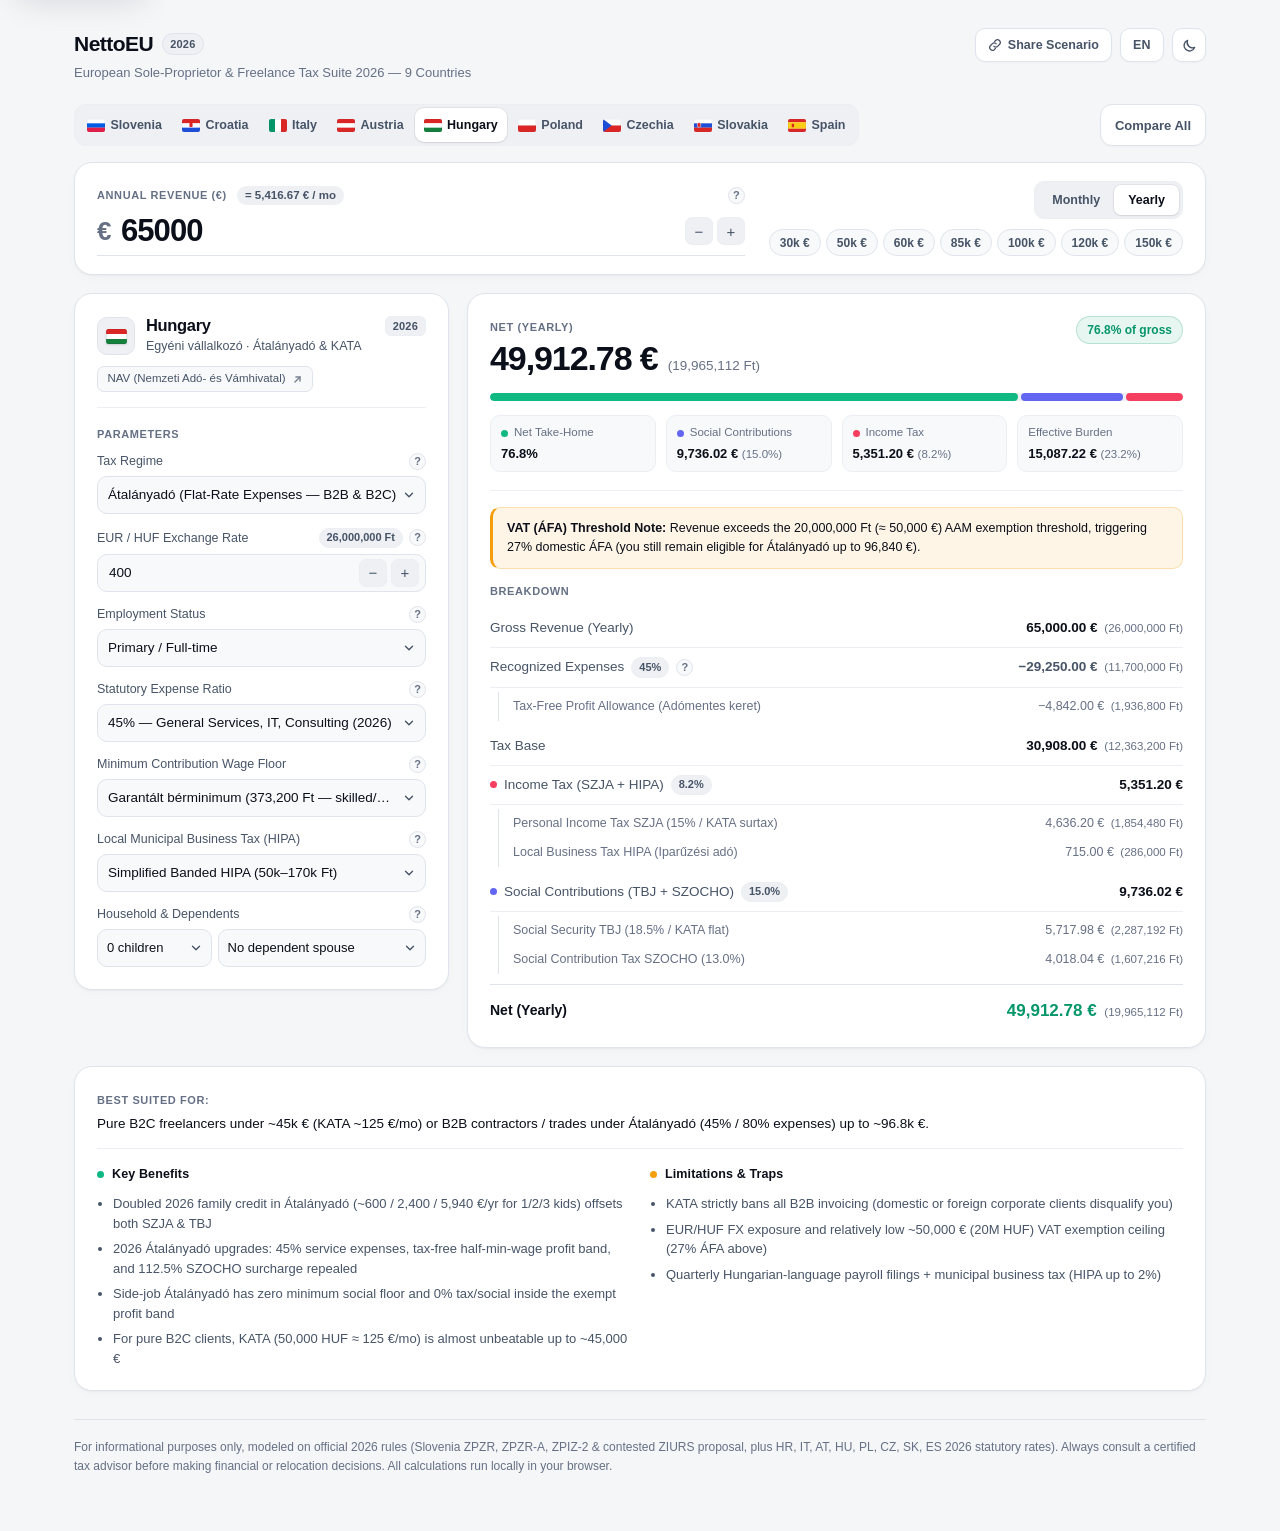
<file: hungary/index.html>
<!DOCTYPE html>
<html lang="en" data-default-tab="hu">
<head>
  <meta charset="UTF-8">
  <meta name="viewport" content="width=device-width, initial-scale=1.0">
  <title>Hungary Átalányadó &amp; KATA Tax Calculator 2026 (Egyéni Vállalkozó) — NettoEU</title>
  <meta name="description" content="2026 Hungary Egyéni vállalkozó calculator: upgraded 45%/80%/90% Átalányadó flat expenses, equalized 1.0× TBJ/SZOCHO base, 20M HUF VAT exemption, doubled family credits, and B2C-only KATA (50,000 HUF/mo).">
  <meta name="robots" content="index, follow, max-snippet:-1, max-image-preview:large">
  <link rel="canonical" href="https://ankhezar.github.io/si.tax.calculator/hungary/">

  <!-- Open Graph / Social Sharing -->
  <meta property="og:type" content="website">
  <meta property="og:site_name" content="NettoEU">
  <meta property="og:title" content="Hungary Átalányadó &amp; KATA Tax Calculator 2026 (Egyéni Vállalkozó) — NettoEU">
  <meta property="og:description" content="2026 Hungary Egyéni vállalkozó calculator: upgraded 45%/80%/90% Átalányadó flat expenses, equalized 1.0× TBJ/SZOCHO base, 20M HUF VAT exemption, doubled family credits, and B2C-only KATA (50,000 HUF/mo).">
  <meta property="og:url" content="https://ankhezar.github.io/si.tax.calculator/hungary/">
  <meta property="og:image" content="https://ankhezar.github.io/si.tax.calculator/assets/og-card.png">
  <meta property="og:image:type" content="image/png">
  <meta property="og:image:width" content="1200">
  <meta property="og:image:height" content="630">
  <meta property="og:image:alt" content="NettoEU 2026 — European Freelance &amp; Sole-Proprietor Tax Calculator across 9 EU Countries">

  <!-- Twitter / X Card -->
  <meta name="twitter:card" content="summary_large_image">
  <meta name="twitter:title" content="Hungary Átalányadó &amp; KATA Tax Calculator 2026 (Egyéni Vállalkozó) — NettoEU">
  <meta name="twitter:description" content="2026 Hungary Egyéni vállalkozó calculator: upgraded 45%/80%/90% Átalányadó flat expenses, equalized 1.0× TBJ/SZOCHO base, 20M HUF VAT exemption, doubled family credits, and B2C-only KATA (50,000 HUF/mo).">
  <meta name="twitter:image" content="https://ankhezar.github.io/si.tax.calculator/assets/og-card.png">

  <!-- PWA & App Icons -->
  <meta name="theme-color" id="meta-theme-color" content="#f5f6f8">
  <meta name="apple-mobile-web-app-capable" content="yes">
  <meta name="mobile-web-app-capable" content="yes">
  <meta name="apple-mobile-web-app-title" content="NettoEU">
  <meta name="apple-mobile-web-app-status-bar-style" content="default">
  <link rel="icon" type="image/svg+xml" href="../assets/favicon.svg?v=2026">
  <link rel="icon" type="image/png" sizes="32x32" href="../assets/favicon-32.png?v=2026">
  <link rel="icon" type="image/png" sizes="192x192" href="../assets/icon-192.png?v=2026">
  <link rel="shortcut icon" href="../favicon.ico?v=2026">
  <link rel="apple-touch-icon" sizes="180x180" href="../assets/apple-touch-icon.png?v=2026">
  <link rel="manifest" href="../manifest.webmanifest?v=2026">

  <!-- Structured Data (Schema.org WebApplication + FAQPage) -->
  <script type="application/ld+json">
{
  "@context": "https://schema.org",
  "@graph": [
    {
      "@type": "WebApplication",
      "@id": "https://ankhezar.github.io/si.tax.calculator/hungary/#app",
      "name": "Hungary Átalányadó & KATA Tax Calculator 2026 (Egyéni Vállalkozó) — NettoEU",
      "applicationCategory": "FinanceApplication",
      "operatingSystem": "Any",
      "url": "https://ankhezar.github.io/si.tax.calculator/hungary/",
      "image": "https://ankhezar.github.io/si.tax.calculator/assets/og-card.png",
      "inLanguage": [
        "en",
        "sl",
        "uk"
      ],
      "isAccessibleForFree": true,
      "offers": {
        "@type": "Offer",
        "price": "0",
        "priceCurrency": "EUR"
      },
      "description": "2026 Hungary Egyéni vállalkozó calculator: upgraded 45%/80%/90% Átalányadó flat expenses, equalized 1.0× TBJ/SZOCHO base, 20M HUF VAT exemption, doubled family credits, and B2C-only KATA (50,000 HUF/mo).",
      "featureList": [
        "Slovenia Normiranec S.P. 2026 (ZPZR vs. ZIURS)",
        "Croatia Paušalni obrt 2026 (60,000 EUR cap)",
        "Italy Partita IVA Regime Forfettario 2026 (5% / 15%)",
        "Austria Einzelunternehmen Pauschalierung & SVS 2026",
        "Hungary Egyéni vállalkozó Átalányadó & KATA 2026",
        "Poland JDG B2B Ryczałt, Skala & Liniowy 2026",
        "Czechia OSVČ Paušální daň & Výdajový paušál 2026",
        "Slovakia SZČO Paušálne výdavky 60% 2026",
        "Spain Autónomo 15-Tramo RETA & IRPF 2026",
        "Household & dependent children/spouse tax impact modeling"
      ]
    },
    {
      "@type": "FAQPage",
      "@id": "https://ankhezar.github.io/si.tax.calculator/hungary/#faq",
      "mainEntity": [
        {
          "@type": "Question",
          "name": "Can Hungarian freelancers invoice B2B companies under KATA in 2026?",
          "acceptedAnswer": {
            "@type": "Answer",
            "text": "No. Under Hungary’s post-2022 KATA Act, accepting revenue from any domestic or foreign corporate/B2B client (except licensed taxi services) immediately disqualifies KATA status. B2B contractors use Átalányadó instead."
          }
        },
        {
          "@type": "Question",
          "name": "What changed in Hungary’s Átalányadó flat-rate tax for 2026?",
          "acceptedAnswer": {
            "@type": "Answer",
            "text": "In 2026, Hungary increased the general Átalányadó flat-expense deduction from 40% to 45%, lowered the minimum SZOCHO contribution multiplier from 112.5% to 100% of the minimum/guaranteed wage, raised the domestic VAT-free threshold to 20,000,000 HUF, and doubled family tax/TBJ allowances."
          }
        },
        {
          "@type": "Question",
          "name": "How does simplified local business tax (HIPA) work in Hungary?",
          "acceptedAnswer": {
            "@type": "Answer",
            "text": "Hungarian sole proprietors under Átalányadó can opt into simplified banded HIPA (e.g. 50,000 HUF/yr below 12M HUF revenue, 120,000 HUF/yr for 12M–18M HUF, 170,000 HUF/yr for 18M–25M HUF) instead of filing complex municipal 2% calculations."
          }
        }
      ]
    },
    {
      "@type": "BreadcrumbList",
      "@id": "https://ankhezar.github.io/si.tax.calculator/hungary/#breadcrumb",
      "itemListElement": [
        {
          "@type": "ListItem",
          "position": 1,
          "name": "NettoEU 2026",
          "item": "https://ankhezar.github.io/si.tax.calculator/"
        },
        {
          "@type": "ListItem",
          "position": 2,
          "name": "Hungary — Egyéni Vállalkozó (Átalányadó & KATA) Calculator 2026",
          "item": "https://ankhezar.github.io/si.tax.calculator/hungary/"
        }
      ]
    }
  ]
}
  </script>

  <script>
    (function () {
      var raw = (location.hash || '') + '&' + (location.search || '');
      var m = raw.match(/(?:^|[?&#])theme=(dark|light)/);
      var t = m ? m[1] : null;
      try { if (!t) t = localStorage.getItem('si_tax_calc_theme'); } catch (e) {}
      if (!t) t = window.matchMedia && window.matchMedia('(prefers-color-scheme: dark)').matches ? 'dark' : 'light';
      document.documentElement.setAttribute('data-theme', t);
      var tc = document.getElementById('meta-theme-color');
      if (tc) tc.setAttribute('content', t === 'dark' ? '#0a0c10' : '#f5f6f8');
    })();
  </script>
  <link rel="stylesheet" href="../css/styles.css">
  <script defer src="https://cloud.umami.is/script.js" data-website-id="f9f5ad70-ab4c-4a1e-830b-06bc9e8fcbc5" data-domains="ankhezar.github.io" data-exclude-search="true" data-exclude-hash="true"></script>
</head>
<body>
<a class="skip-link" href="#global-revenue" id="skip-link">Skip to calculator</a>
<div id="sr-announcer" class="sr-only" aria-live="polite" aria-atomic="true"></div>

<div class="app-shell" id="app-container">
  <!-- Minimal Top Header -->
  <header class="topbar">
    <div class="brand">
      <div class="brand-title-row">
        <h1 id="brand-title">NettoEU</h1>
        <span class="year-badge">2026</span>
      </div>
      <p class="brand-sub" id="brand-subtitle">European Sole-Proprietor &amp; Freelance Tax Suite 2026 — 9 Countries</p>
    </div>

    <div class="controls">
      <button type="button" class="btn-utility" id="btn-share" title="Share Scenario">Share</button>
      <button type="button" class="btn-utility btn-lang" id="btn-lang" title="Switch Language">EN</button>
      <button type="button" class="btn-utility btn-theme" id="btn-theme" title="Toggle Dark/Light Theme" aria-label="Toggle Theme"></button>
    </div>
  </header>

  <!-- Primary Country & Cross-Border Arena Navigation (WAI-ARIA Tablist) -->
  <nav aria-label="Countries and Cross-Border Comparison">
    <div class="country-nav" id="country-tablist" role="tablist" aria-label="Countries and Cross-Border Comparison">
      <div class="country-tabs-group" role="presentation">
      <button type="button" id="tab-si" role="tab" aria-selected="false" aria-controls="view-mount" tabindex="-1" class="nav-tab" data-nav-tab="si"><span class="nav-flag" data-flag="si"></span><span class="nav-lbl">Slovenia</span></button>
      <button type="button" id="tab-hr" role="tab" aria-selected="false" aria-controls="view-mount" tabindex="-1" class="nav-tab" data-nav-tab="hr"><span class="nav-flag" data-flag="hr"></span><span class="nav-lbl">Croatia</span></button>
      <button type="button" id="tab-it" role="tab" aria-selected="false" aria-controls="view-mount" tabindex="-1" class="nav-tab" data-nav-tab="it"><span class="nav-flag" data-flag="it"></span><span class="nav-lbl">Italy</span></button>
      <button type="button" id="tab-at" role="tab" aria-selected="false" aria-controls="view-mount" tabindex="-1" class="nav-tab" data-nav-tab="at"><span class="nav-flag" data-flag="at"></span><span class="nav-lbl">Austria</span></button>
      <button type="button" id="tab-hu" role="tab" aria-selected="true" aria-controls="view-mount" tabindex="0" class="nav-tab active" data-nav-tab="hu"><span class="nav-flag" data-flag="hu"></span><span class="nav-lbl">Hungary</span></button>
      <button type="button" id="tab-pl" role="tab" aria-selected="false" aria-controls="view-mount" tabindex="-1" class="nav-tab" data-nav-tab="pl"><span class="nav-flag" data-flag="pl"></span><span class="nav-lbl">Poland</span></button>
      <button type="button" id="tab-cz" role="tab" aria-selected="false" aria-controls="view-mount" tabindex="-1" class="nav-tab" data-nav-tab="cz"><span class="nav-flag" data-flag="cz"></span><span class="nav-lbl">Czechia</span></button>
      <button type="button" id="tab-sk" role="tab" aria-selected="false" aria-controls="view-mount" tabindex="-1" class="nav-tab" data-nav-tab="sk"><span class="nav-flag" data-flag="sk"></span><span class="nav-lbl">Slovakia</span></button>
      <button type="button" id="tab-es" role="tab" aria-selected="false" aria-controls="view-mount" tabindex="-1" class="nav-tab" data-nav-tab="es"><span class="nav-flag" data-flag="es"></span><span class="nav-lbl">Spain</span></button>
      </div>
      <button type="button" id="tab-compare" role="tab" aria-selected="false" aria-controls="view-mount" tabindex="-1" class="nav-tab arena-tab" data-nav-tab="compare"><span class="nav-lbl">Compare All</span></button>
    </div>
  </nav>

  <!-- Unified Revenue Command Strip -->
  <section class="revenue-strip" aria-label="Revenue Input">
    <div class="revenue-main">
      <div class="rev-input-col">
        <div class="label-row">
          <span class="rev-label-wrap">
            <label class="overline" for="global-revenue" id="lbl-global-rev">Annual Revenue (€)</label>
            <span class="equiv-pill num-tabular" id="rev-period-equiv"></span>
          </span>
          <button type="button" class="info-trigger" id="btn-rev-info" data-tip-key="desc_revenue" aria-label="Details: Annual Revenue (€)">?</button>
        </div>

        <div class="hero-input-wrapper">
          <span class="currency-prefix" aria-hidden="true">€</span>
          <input type="number" id="global-revenue" class="hero-revenue-input num-tabular" value="65000" min="0" step="any" data-step="5000">
          <div class="spinner-group">
            <button type="button" class="spin-btn" id="btn-rev-dec" data-step-target="global-revenue" data-step-dir="-1" aria-label="Decrease Annual Revenue (€)">−</button>
            <button type="button" class="spin-btn" id="btn-rev-inc" data-step-target="global-revenue" data-step-dir="1" aria-label="Increase Annual Revenue (€)">+</button>
          </div>
        </div>
      </div>

      <div class="rev-actions-col">
        <div class="view-toggle" id="period-toggle" role="group" aria-label="Billing Period">
          <button type="button" class="view-btn" data-view-mode="monthly" id="view-mo" aria-pressed="false">Monthly</button>
          <button type="button" class="view-btn active" data-view-mode="yearly" id="view-yr" aria-pressed="true">Yearly</button>
        </div>
        <div class="quick-rev-row" id="quick-rev-row" role="group" aria-label="Quick Revenue Presets"></div>
      </div>
    </div>
  </section>

  <!-- Dynamic Workspace Mount (Pre-Rendered Semantic Statutory Summary for Search & AI Crawlers) -->
  <main id="view-mount" role="tabpanel" aria-labelledby="tab-hu">
    <article class="panel-card seo-prerender">
      <h2>Hungary — Egyéni Vállalkozó (Átalányadó &amp; KATA) Calculator 2026</h2>
      <p>Calculate 2026 Hungarian sole-proprietor taxes in EUR and HUF across Átalányadó (45% / 80% / 90% cost tiers) and KATA (50,000 HUF/mo B2C-only), including SZJA, TBJ, SZOCHO, simplified HIPA, and family tax/TBJ credits.</p>
      <ul>
        <li>2026 Átalányadó Reforms: General service flat-expense ratio raised from 40% to 45% (80% crafts / 90% retail) up to 38,736,000 HUF/yr (~96,840 €), with 1,936,800 HUF tax-free SZJA exempt profit.</li>
        <li>Equalized Social Base: 13% SZOCHO minimum floor reduced from 112.5% to 100% of the statutory minimum/guaranteed wage (322,800 HUF / 373,200 HUF), matching the 18.5% TBJ base.</li>
        <li>VAT &amp; KATA: Domestic ÁFA (27% VAT) exemption raised to 20,000,000 HUF/yr (~50,000 €). KATA (50,000 HUF/mo up to 18M HUF) remains strictly limited to private B2C consumers.</li>
      </ul>
      <nav class="seo-country-links" aria-label="2026 European Sole-Proprietor Tax Calculators">
        <a href="../">All 9 EU Countries</a>
        <a href="../slovenia/">Slovenia 2026</a>
        <a href="../croatia/">Croatia 2026</a>
        <a href="../italy/">Italy 2026</a>
        <a href="../austria/">Austria 2026</a>
        <a href="../hungary/">Hungary 2026</a>
        <a href="../poland/">Poland 2026</a>
        <a href="../czechia/">Czechia 2026</a>
        <a href="../slovakia/">Slovakia 2026</a>
        <a href="../spain/">Spain 2026</a>
        <a href="../compare/">Compare All 2026</a>
      </nav>
    </article>
  </main>

  <!-- Legal Disclaimer Footer -->
  <footer class="footer-disclaimer" id="footer-disclaimer">
    For informational purposes only, modeled on official 2026 rules (Slovenia ZPZR, ZPZR-A, ZPIZ-2 &amp; contested ZIURS proposal, plus HR, IT, AT, HU, PL, CZ, SK, ES 2026 statutory rates). Always consult a certified tax advisor before making financial or relocation decisions. All calculations run locally in your browser.
  </footer>
</div>

<script type="module" src="../js/app.js"></script>
</body>
</html>
</file>
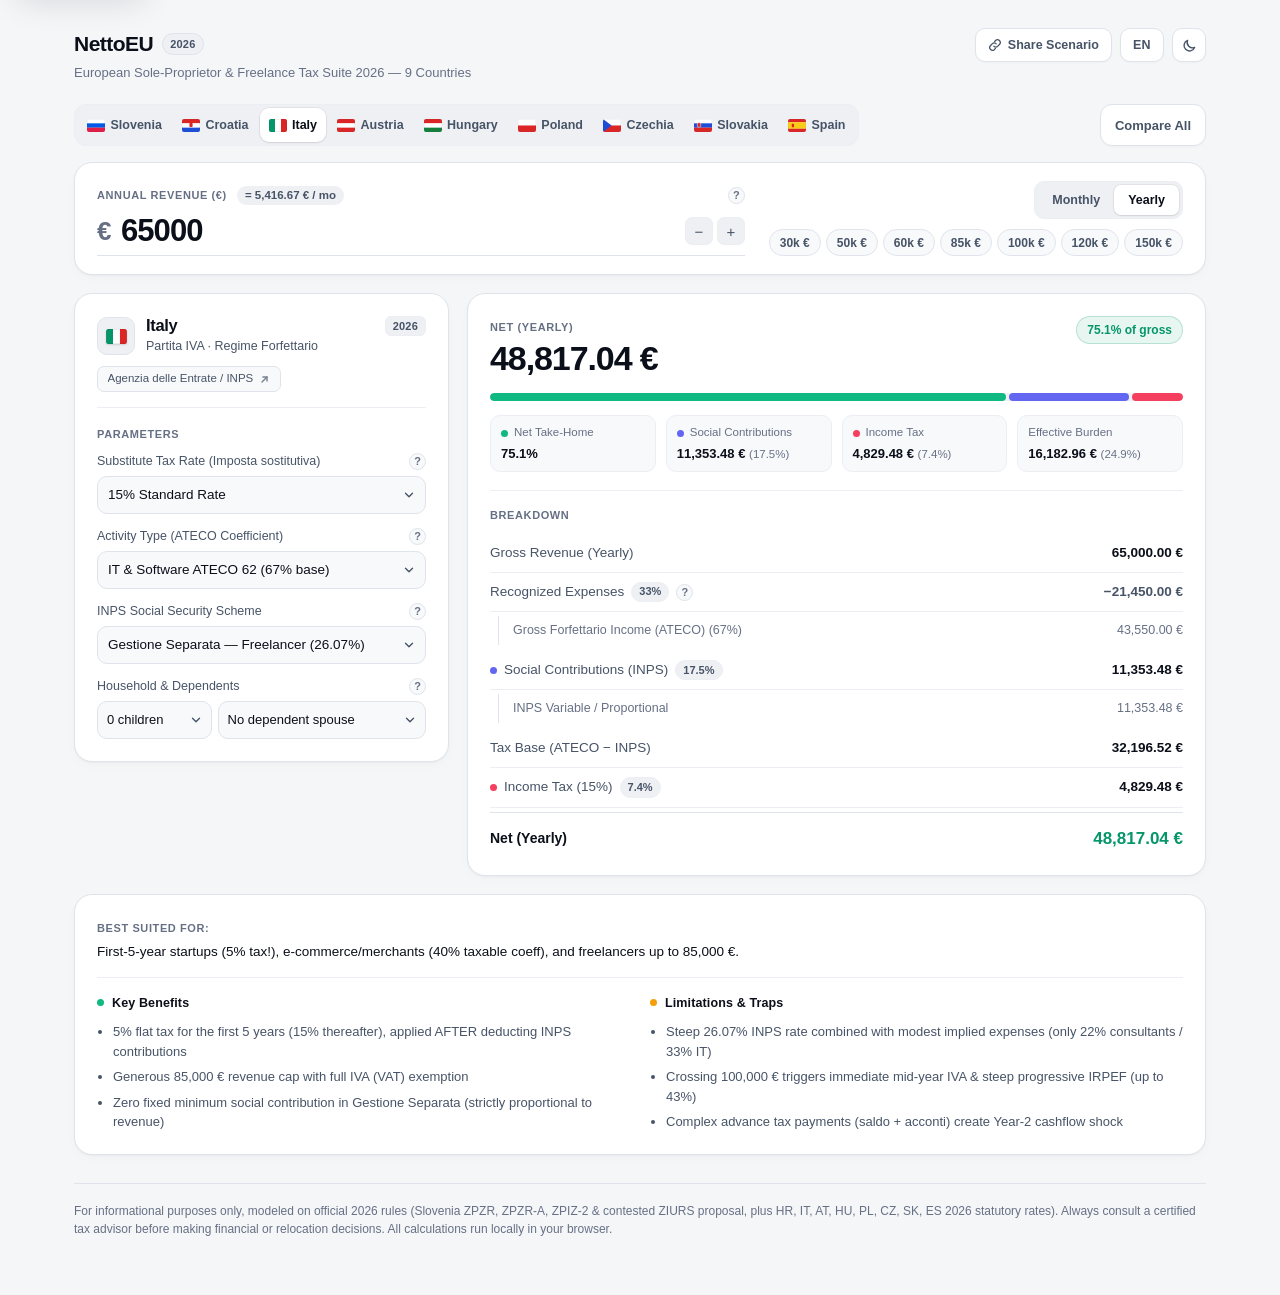
<file: italy/index.html>
<!DOCTYPE html>
<html lang="en" data-default-tab="it">
<head>
  <meta charset="UTF-8">
  <meta name="viewport" content="width=device-width, initial-scale=1.0">
  <title>Italy Regime Forfettario Calculator 2026 (Partita IVA 5% / 15%) — NettoEU</title>
  <meta name="description" content="2026 Italy Partita IVA Regime Forfettario net income calculator: 85,000 € cap, 5% startup &amp; 15% standard substitute tax, ATECO coefficients (67% / 78% / 40%), and INPS Gestione Separata or Artigiani -35%.">
  <meta name="robots" content="index, follow, max-snippet:-1, max-image-preview:large">
  <link rel="canonical" href="https://ankhezar.github.io/si.tax.calculator/italy/">

  <!-- Open Graph / Social Sharing -->
  <meta property="og:type" content="website">
  <meta property="og:site_name" content="NettoEU">
  <meta property="og:title" content="Italy Regime Forfettario Calculator 2026 (Partita IVA 5% / 15%) — NettoEU">
  <meta property="og:description" content="2026 Italy Partita IVA Regime Forfettario net income calculator: 85,000 € cap, 5% startup &amp; 15% standard substitute tax, ATECO coefficients (67% / 78% / 40%), and INPS Gestione Separata or Artigiani -35%.">
  <meta property="og:url" content="https://ankhezar.github.io/si.tax.calculator/italy/">
  <meta property="og:image" content="https://ankhezar.github.io/si.tax.calculator/assets/og-card.png">
  <meta property="og:image:type" content="image/png">
  <meta property="og:image:width" content="1200">
  <meta property="og:image:height" content="630">
  <meta property="og:image:alt" content="NettoEU 2026 — European Freelance &amp; Sole-Proprietor Tax Calculator across 9 EU Countries">

  <!-- Twitter / X Card -->
  <meta name="twitter:card" content="summary_large_image">
  <meta name="twitter:title" content="Italy Regime Forfettario Calculator 2026 (Partita IVA 5% / 15%) — NettoEU">
  <meta name="twitter:description" content="2026 Italy Partita IVA Regime Forfettario net income calculator: 85,000 € cap, 5% startup &amp; 15% standard substitute tax, ATECO coefficients (67% / 78% / 40%), and INPS Gestione Separata or Artigiani -35%.">
  <meta name="twitter:image" content="https://ankhezar.github.io/si.tax.calculator/assets/og-card.png">

  <!-- PWA & App Icons -->
  <meta name="theme-color" id="meta-theme-color" content="#f5f6f8">
  <meta name="apple-mobile-web-app-capable" content="yes">
  <meta name="mobile-web-app-capable" content="yes">
  <meta name="apple-mobile-web-app-title" content="NettoEU">
  <meta name="apple-mobile-web-app-status-bar-style" content="default">
  <link rel="icon" type="image/svg+xml" href="../assets/favicon.svg?v=2026">
  <link rel="icon" type="image/png" sizes="32x32" href="../assets/favicon-32.png?v=2026">
  <link rel="icon" type="image/png" sizes="192x192" href="../assets/icon-192.png?v=2026">
  <link rel="shortcut icon" href="../favicon.ico?v=2026">
  <link rel="apple-touch-icon" sizes="180x180" href="../assets/apple-touch-icon.png?v=2026">
  <link rel="manifest" href="../manifest.webmanifest?v=2026">

  <!-- Structured Data (Schema.org WebApplication + FAQPage) -->
  <script type="application/ld+json">
{
  "@context": "https://schema.org",
  "@graph": [
    {
      "@type": "WebApplication",
      "@id": "https://ankhezar.github.io/si.tax.calculator/italy/#app",
      "name": "Italy Regime Forfettario Calculator 2026 (Partita IVA 5% / 15%) — NettoEU",
      "applicationCategory": "FinanceApplication",
      "operatingSystem": "Any",
      "url": "https://ankhezar.github.io/si.tax.calculator/italy/",
      "image": "https://ankhezar.github.io/si.tax.calculator/assets/og-card.png",
      "inLanguage": [
        "en",
        "sl",
        "uk"
      ],
      "isAccessibleForFree": true,
      "offers": {
        "@type": "Offer",
        "price": "0",
        "priceCurrency": "EUR"
      },
      "description": "2026 Italy Partita IVA Regime Forfettario net income calculator: 85,000 € cap, 5% startup & 15% standard substitute tax, ATECO coefficients (67% / 78% / 40%), and INPS Gestione Separata or Artigiani -35%.",
      "featureList": [
        "Slovenia Normiranec S.P. 2026 (ZPZR vs. ZIURS)",
        "Croatia Paušalni obrt 2026 (60,000 EUR cap)",
        "Italy Partita IVA Regime Forfettario 2026 (5% / 15%)",
        "Austria Einzelunternehmen Pauschalierung & SVS 2026",
        "Hungary Egyéni vállalkozó Átalányadó & KATA 2026",
        "Poland JDG B2B Ryczałt, Skala & Liniowy 2026",
        "Czechia OSVČ Paušální daň & Výdajový paušál 2026",
        "Slovakia SZČO Paušálne výdavky 60% 2026",
        "Spain Autónomo 15-Tramo RETA & IRPF 2026",
        "Household & dependent children/spouse tax impact modeling"
      ]
    },
    {
      "@type": "FAQPage",
      "@id": "https://ankhezar.github.io/si.tax.calculator/italy/#faq",
      "mainEntity": [
        {
          "@type": "Question",
          "name": "Who qualifies for the 5% startup tax rate in Italy’s Regime Forfettario in 2026?",
          "acceptedAnswer": {
            "@type": "Answer",
            "text": "New Partita IVA holders pay a 5% substitute tax (instead of 15%) for their first 5 tax years if they did not run a business/artistic/professional activity in the prior 3 years and the new activity is not a mere continuation of a former employment role."
          }
        },
        {
          "@type": "Question",
          "name": "What happens if an Italian Forfettario freelancer exceeds 85,000 € or 100,000 €?",
          "acceptedAnswer": {
            "@type": "Answer",
            "text": "Earning between 85,000.01 € and 100,000 € transitions the taxpayer to ordinary IRPEF and 22% IVA starting January 1 of the following year. Exceeding 100,000 € triggers immediate mid-year exit and retroactive IVA obligations from the breaching invoice."
          }
        },
        {
          "@type": "Question",
          "name": "Are INPS pension contributions deductible under Regime Forfettario?",
          "acceptedAnswer": {
            "@type": "Answer",
            "text": "Yes. Mandatory INPS social contributions are the single deduction permitted on top of the ATECO flat-expense coefficient, directly reducing the taxable base before the 5% or 15% substitute tax is calculated."
          }
        }
      ]
    },
    {
      "@type": "BreadcrumbList",
      "@id": "https://ankhezar.github.io/si.tax.calculator/italy/#breadcrumb",
      "itemListElement": [
        {
          "@type": "ListItem",
          "position": 1,
          "name": "NettoEU 2026",
          "item": "https://ankhezar.github.io/si.tax.calculator/"
        },
        {
          "@type": "ListItem",
          "position": 2,
          "name": "Italy — Partita IVA Regime Forfettario Calculator 2026",
          "item": "https://ankhezar.github.io/si.tax.calculator/italy/"
        }
      ]
    }
  ]
}
  </script>

  <script>
    (function () {
      var raw = (location.hash || '') + '&' + (location.search || '');
      var m = raw.match(/(?:^|[?&#])theme=(dark|light)/);
      var t = m ? m[1] : null;
      try { if (!t) t = localStorage.getItem('si_tax_calc_theme'); } catch (e) {}
      if (!t) t = window.matchMedia && window.matchMedia('(prefers-color-scheme: dark)').matches ? 'dark' : 'light';
      document.documentElement.setAttribute('data-theme', t);
      var tc = document.getElementById('meta-theme-color');
      if (tc) tc.setAttribute('content', t === 'dark' ? '#0a0c10' : '#f5f6f8');
    })();
  </script>
  <link rel="stylesheet" href="../css/styles.css">
  <script defer src="https://cloud.umami.is/script.js" data-website-id="f9f5ad70-ab4c-4a1e-830b-06bc9e8fcbc5" data-domains="ankhezar.github.io" data-exclude-search="true" data-exclude-hash="true"></script>
</head>
<body>
<a class="skip-link" href="#global-revenue" id="skip-link">Skip to calculator</a>
<div id="sr-announcer" class="sr-only" aria-live="polite" aria-atomic="true"></div>

<div class="app-shell" id="app-container">
  <!-- Minimal Top Header -->
  <header class="topbar">
    <div class="brand">
      <div class="brand-title-row">
        <h1 id="brand-title">NettoEU</h1>
        <span class="year-badge">2026</span>
      </div>
      <p class="brand-sub" id="brand-subtitle">European Sole-Proprietor &amp; Freelance Tax Suite 2026 — 9 Countries</p>
    </div>

    <div class="controls">
      <button type="button" class="btn-utility" id="btn-share" title="Share Scenario">Share</button>
      <button type="button" class="btn-utility btn-lang" id="btn-lang" title="Switch Language">EN</button>
      <button type="button" class="btn-utility btn-theme" id="btn-theme" title="Toggle Dark/Light Theme" aria-label="Toggle Theme"></button>
    </div>
  </header>

  <!-- Primary Country & Cross-Border Arena Navigation (WAI-ARIA Tablist) -->
  <nav aria-label="Countries and Cross-Border Comparison">
    <div class="country-nav" id="country-tablist" role="tablist" aria-label="Countries and Cross-Border Comparison">
      <div class="country-tabs-group" role="presentation">
      <button type="button" id="tab-si" role="tab" aria-selected="false" aria-controls="view-mount" tabindex="-1" class="nav-tab" data-nav-tab="si"><span class="nav-flag" data-flag="si"></span><span class="nav-lbl">Slovenia</span></button>
      <button type="button" id="tab-hr" role="tab" aria-selected="false" aria-controls="view-mount" tabindex="-1" class="nav-tab" data-nav-tab="hr"><span class="nav-flag" data-flag="hr"></span><span class="nav-lbl">Croatia</span></button>
      <button type="button" id="tab-it" role="tab" aria-selected="true" aria-controls="view-mount" tabindex="0" class="nav-tab active" data-nav-tab="it"><span class="nav-flag" data-flag="it"></span><span class="nav-lbl">Italy</span></button>
      <button type="button" id="tab-at" role="tab" aria-selected="false" aria-controls="view-mount" tabindex="-1" class="nav-tab" data-nav-tab="at"><span class="nav-flag" data-flag="at"></span><span class="nav-lbl">Austria</span></button>
      <button type="button" id="tab-hu" role="tab" aria-selected="false" aria-controls="view-mount" tabindex="-1" class="nav-tab" data-nav-tab="hu"><span class="nav-flag" data-flag="hu"></span><span class="nav-lbl">Hungary</span></button>
      <button type="button" id="tab-pl" role="tab" aria-selected="false" aria-controls="view-mount" tabindex="-1" class="nav-tab" data-nav-tab="pl"><span class="nav-flag" data-flag="pl"></span><span class="nav-lbl">Poland</span></button>
      <button type="button" id="tab-cz" role="tab" aria-selected="false" aria-controls="view-mount" tabindex="-1" class="nav-tab" data-nav-tab="cz"><span class="nav-flag" data-flag="cz"></span><span class="nav-lbl">Czechia</span></button>
      <button type="button" id="tab-sk" role="tab" aria-selected="false" aria-controls="view-mount" tabindex="-1" class="nav-tab" data-nav-tab="sk"><span class="nav-flag" data-flag="sk"></span><span class="nav-lbl">Slovakia</span></button>
      <button type="button" id="tab-es" role="tab" aria-selected="false" aria-controls="view-mount" tabindex="-1" class="nav-tab" data-nav-tab="es"><span class="nav-flag" data-flag="es"></span><span class="nav-lbl">Spain</span></button>
      </div>
      <button type="button" id="tab-compare" role="tab" aria-selected="false" aria-controls="view-mount" tabindex="-1" class="nav-tab arena-tab" data-nav-tab="compare"><span class="nav-lbl">Compare All</span></button>
    </div>
  </nav>

  <!-- Unified Revenue Command Strip -->
  <section class="revenue-strip" aria-label="Revenue Input">
    <div class="revenue-main">
      <div class="rev-input-col">
        <div class="label-row">
          <span class="rev-label-wrap">
            <label class="overline" for="global-revenue" id="lbl-global-rev">Annual Revenue (€)</label>
            <span class="equiv-pill num-tabular" id="rev-period-equiv"></span>
          </span>
          <button type="button" class="info-trigger" id="btn-rev-info" data-tip-key="desc_revenue" aria-label="Details: Annual Revenue (€)">?</button>
        </div>

        <div class="hero-input-wrapper">
          <span class="currency-prefix" aria-hidden="true">€</span>
          <input type="number" id="global-revenue" class="hero-revenue-input num-tabular" value="65000" min="0" step="any" data-step="5000">
          <div class="spinner-group">
            <button type="button" class="spin-btn" id="btn-rev-dec" data-step-target="global-revenue" data-step-dir="-1" aria-label="Decrease Annual Revenue (€)">−</button>
            <button type="button" class="spin-btn" id="btn-rev-inc" data-step-target="global-revenue" data-step-dir="1" aria-label="Increase Annual Revenue (€)">+</button>
          </div>
        </div>
      </div>

      <div class="rev-actions-col">
        <div class="view-toggle" id="period-toggle" role="group" aria-label="Billing Period">
          <button type="button" class="view-btn" data-view-mode="monthly" id="view-mo" aria-pressed="false">Monthly</button>
          <button type="button" class="view-btn active" data-view-mode="yearly" id="view-yr" aria-pressed="true">Yearly</button>
        </div>
        <div class="quick-rev-row" id="quick-rev-row" role="group" aria-label="Quick Revenue Presets"></div>
      </div>
    </div>
  </section>

  <!-- Dynamic Workspace Mount (Pre-Rendered Semantic Statutory Summary for Search & AI Crawlers) -->
  <main id="view-mount" role="tabpanel" aria-labelledby="tab-it">
    <article class="panel-card seo-prerender">
      <h2>Italy — Partita IVA Regime Forfettario Calculator 2026</h2>
      <p>Calculate 2026 Italian Regime Forfettario net take-home pay with exact ATECO profitability coefficients, INPS deductibility before Imposta sostitutiva (5% or 15%), and 85k €/100k € cap alerts.</p>
      <ul>
        <li>Revenue Thresholds: 85,000 €/yr ceiling (0% domestic IVA, exempt from IRPEF &amp; IRAP); exceeding 100,000 € triggers immediate mid-year exit and 22% IVA.</li>
        <li>ATECO Profitability Coefficients: 67% IT/software &amp; artisans (33% flat expenses), 78% freelancers/consultants (22% expenses), 40% commerce/e-commerce (60% expenses).</li>
        <li>Tax &amp; INPS: 5% startup substitute tax (first 5 years) or 15% standard rate applied AFTER deducting mandatory INPS (Gestione Separata 26.07%, or Artigiani 24% / Commercianti 24.48% with optional -35% Forfettario discount).</li>
      </ul>
      <nav class="seo-country-links" aria-label="2026 European Sole-Proprietor Tax Calculators">
        <a href="../">All 9 EU Countries</a>
        <a href="../slovenia/">Slovenia 2026</a>
        <a href="../croatia/">Croatia 2026</a>
        <a href="../italy/">Italy 2026</a>
        <a href="../austria/">Austria 2026</a>
        <a href="../hungary/">Hungary 2026</a>
        <a href="../poland/">Poland 2026</a>
        <a href="../czechia/">Czechia 2026</a>
        <a href="../slovakia/">Slovakia 2026</a>
        <a href="../spain/">Spain 2026</a>
        <a href="../compare/">Compare All 2026</a>
      </nav>
    </article>
  </main>

  <!-- Legal Disclaimer Footer -->
  <footer class="footer-disclaimer" id="footer-disclaimer">
    For informational purposes only, modeled on official 2026 rules (Slovenia ZPZR, ZPZR-A, ZPIZ-2 &amp; contested ZIURS proposal, plus HR, IT, AT, HU, PL, CZ, SK, ES 2026 statutory rates). Always consult a certified tax advisor before making financial or relocation decisions. All calculations run locally in your browser.
  </footer>
</div>

<script type="module" src="../js/app.js"></script>
</body>
</html>
</file>
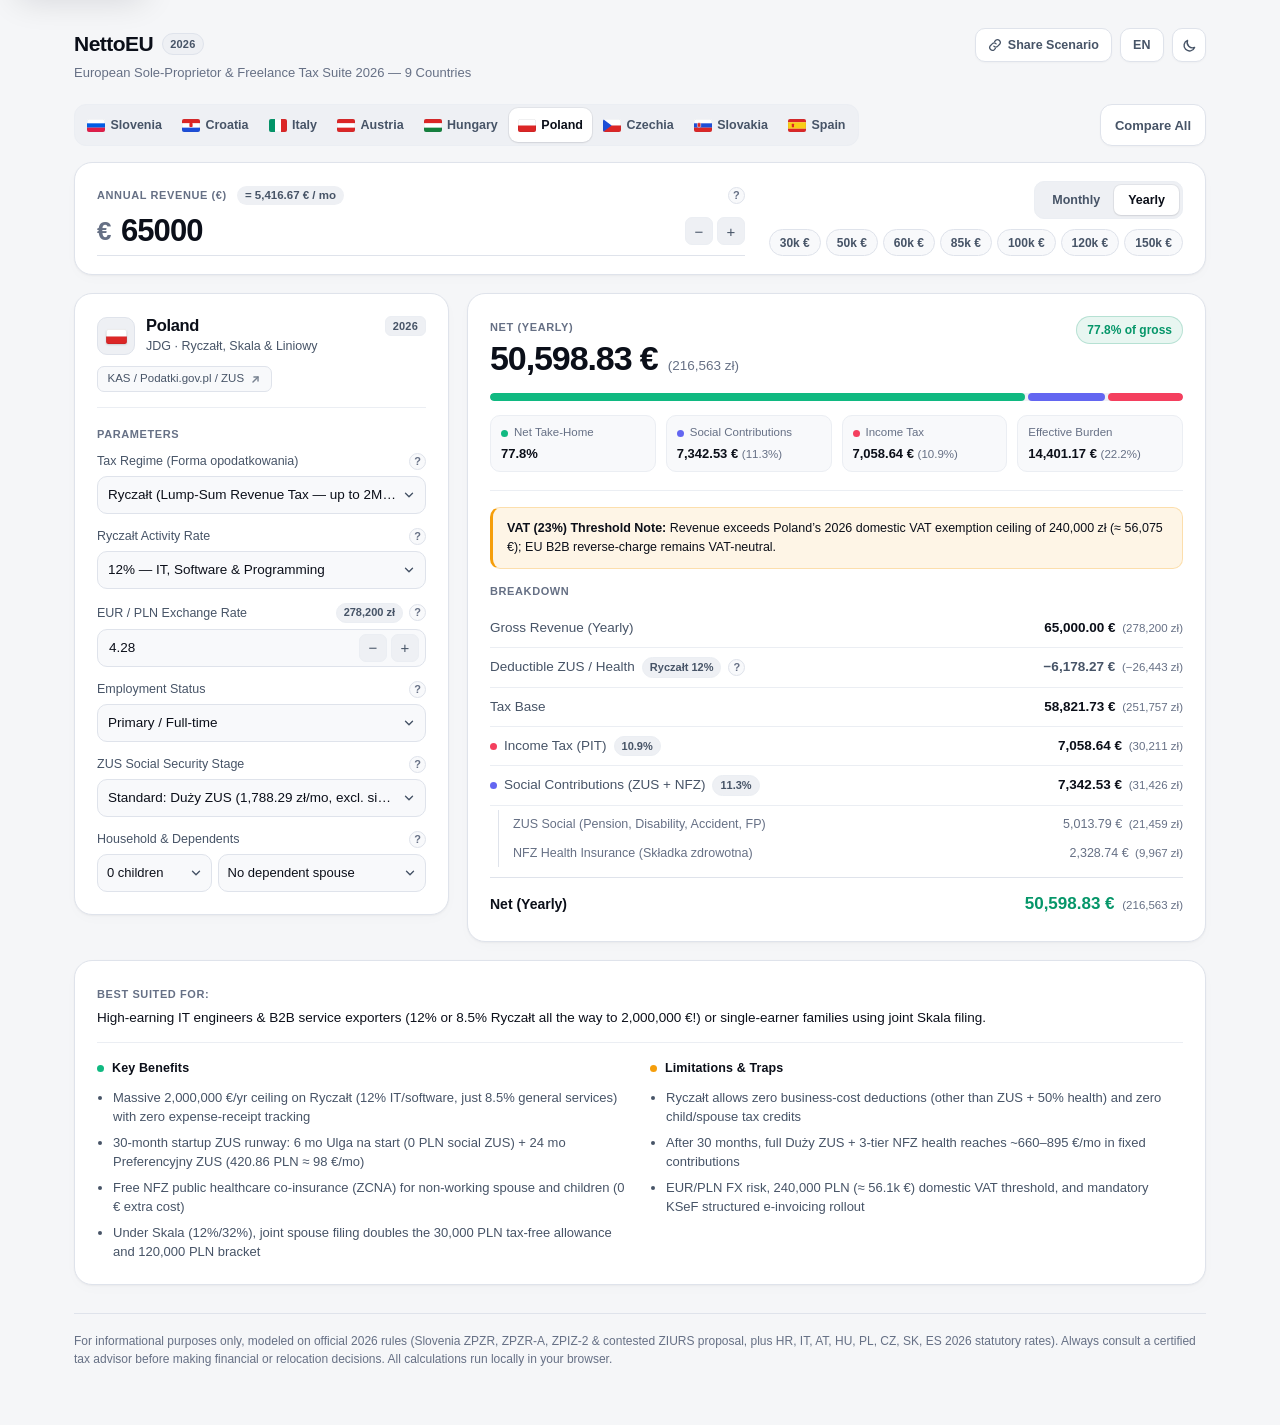
<file: poland/index.html>
<!DOCTYPE html>
<html lang="en" data-default-tab="pl">
<head>
  <meta charset="UTF-8">
  <meta name="viewport" content="width=device-width, initial-scale=1.0">
  <title>Poland B2B JDG Tax Calculator 2026 (Ryczałt 12% / 8.5%, Liniowy, ZUS) — NettoEU</title>
  <meta name="description" content="2026 Poland JDG B2B freelance calculator in EUR &amp; PLN: compare Ryczałt (12% IT, 8.5% services, 14%, 15%), Podatek liniowy (19%), and Skala podatkowa (12%/32% + spouse split) with 3-stage ZUS and NFZ.">
  <meta name="robots" content="index, follow, max-snippet:-1, max-image-preview:large">
  <link rel="canonical" href="https://ankhezar.github.io/si.tax.calculator/poland/">

  <!-- Open Graph / Social Sharing -->
  <meta property="og:type" content="website">
  <meta property="og:site_name" content="NettoEU">
  <meta property="og:title" content="Poland B2B JDG Tax Calculator 2026 (Ryczałt 12% / 8.5%, Liniowy, ZUS) — NettoEU">
  <meta property="og:description" content="2026 Poland JDG B2B freelance calculator in EUR &amp; PLN: compare Ryczałt (12% IT, 8.5% services, 14%, 15%), Podatek liniowy (19%), and Skala podatkowa (12%/32% + spouse split) with 3-stage ZUS and NFZ.">
  <meta property="og:url" content="https://ankhezar.github.io/si.tax.calculator/poland/">
  <meta property="og:image" content="https://ankhezar.github.io/si.tax.calculator/assets/og-card.png">
  <meta property="og:image:type" content="image/png">
  <meta property="og:image:width" content="1200">
  <meta property="og:image:height" content="630">
  <meta property="og:image:alt" content="NettoEU 2026 — European Freelance &amp; Sole-Proprietor Tax Calculator across 9 EU Countries">

  <!-- Twitter / X Card -->
  <meta name="twitter:card" content="summary_large_image">
  <meta name="twitter:title" content="Poland B2B JDG Tax Calculator 2026 (Ryczałt 12% / 8.5%, Liniowy, ZUS) — NettoEU">
  <meta name="twitter:description" content="2026 Poland JDG B2B freelance calculator in EUR &amp; PLN: compare Ryczałt (12% IT, 8.5% services, 14%, 15%), Podatek liniowy (19%), and Skala podatkowa (12%/32% + spouse split) with 3-stage ZUS and NFZ.">
  <meta name="twitter:image" content="https://ankhezar.github.io/si.tax.calculator/assets/og-card.png">

  <!-- PWA & App Icons -->
  <meta name="theme-color" id="meta-theme-color" content="#f5f6f8">
  <meta name="apple-mobile-web-app-capable" content="yes">
  <meta name="mobile-web-app-capable" content="yes">
  <meta name="apple-mobile-web-app-title" content="NettoEU">
  <meta name="apple-mobile-web-app-status-bar-style" content="default">
  <link rel="icon" type="image/svg+xml" href="../assets/favicon.svg?v=2026">
  <link rel="icon" type="image/png" sizes="32x32" href="../assets/favicon-32.png?v=2026">
  <link rel="icon" type="image/png" sizes="192x192" href="../assets/icon-192.png?v=2026">
  <link rel="shortcut icon" href="../favicon.ico?v=2026">
  <link rel="apple-touch-icon" sizes="180x180" href="../assets/apple-touch-icon.png?v=2026">
  <link rel="manifest" href="../manifest.webmanifest?v=2026">

  <!-- Structured Data (Schema.org WebApplication + FAQPage) -->
  <script type="application/ld+json">
{
  "@context": "https://schema.org",
  "@graph": [
    {
      "@type": "WebApplication",
      "@id": "https://ankhezar.github.io/si.tax.calculator/poland/#app",
      "name": "Poland B2B JDG Tax Calculator 2026 (Ryczałt 12% / 8.5%, Liniowy, ZUS) — NettoEU",
      "applicationCategory": "FinanceApplication",
      "operatingSystem": "Any",
      "url": "https://ankhezar.github.io/si.tax.calculator/poland/",
      "image": "https://ankhezar.github.io/si.tax.calculator/assets/og-card.png",
      "inLanguage": [
        "en",
        "sl",
        "uk"
      ],
      "isAccessibleForFree": true,
      "offers": {
        "@type": "Offer",
        "price": "0",
        "priceCurrency": "EUR"
      },
      "description": "2026 Poland JDG B2B freelance calculator in EUR & PLN: compare Ryczałt (12% IT, 8.5% services, 14%, 15%), Podatek liniowy (19%), and Skala podatkowa (12%/32% + spouse split) with 3-stage ZUS and NFZ.",
      "featureList": [
        "Slovenia Normiranec S.P. 2026 (ZPZR vs. ZIURS)",
        "Croatia Paušalni obrt 2026 (60,000 EUR cap)",
        "Italy Partita IVA Regime Forfettario 2026 (5% / 15%)",
        "Austria Einzelunternehmen Pauschalierung & SVS 2026",
        "Hungary Egyéni vállalkozó Átalányadó & KATA 2026",
        "Poland JDG B2B Ryczałt, Skala & Liniowy 2026",
        "Czechia OSVČ Paušální daň & Výdajový paušál 2026",
        "Slovakia SZČO Paušálne výdavky 60% 2026",
        "Spain Autónomo 15-Tramo RETA & IRPF 2026",
        "Household & dependent children/spouse tax impact modeling"
      ]
    },
    {
      "@type": "FAQPage",
      "@id": "https://ankhezar.github.io/si.tax.calculator/poland/#faq",
      "mainEntity": [
        {
          "@type": "Question",
          "name": "What is the Ryczałt tax rate for IT contractors and software engineers in Poland in 2026?",
          "acceptedAnswer": {
            "@type": "Answer",
            "text": "Software developers, DevOps, and IT specialists under Polish JDG pay a 12% flat revenue tax (Ryczałt od przychodów ewidencjonowanych) up to 2,000,000 €/yr, after deducting ZUS social contributions and 50% of NFZ health contributions."
          }
        },
        {
          "@type": "Question",
          "name": "How much are Duży ZUS and NFZ health contributions on Polish Ryczałt in 2026?",
          "acceptedAnswer": {
            "@type": "Answer",
            "text": "In 2026, standard Duży ZUS social contributions (including optional chorobowe sickness insurance) total 1,926.76 PLN/mo on the 5,652.00 PLN base. Ryczałt NFZ health insurance is fixed in three annual revenue tiers: 498.35 PLN/mo (≤60k PLN), 830.58 PLN/mo (60k–300k PLN), and 1,495.04 PLN/mo (>300k PLN)."
          }
        },
        {
          "@type": "Question",
          "name": "What is Poland’s domestic VAT exemption limit in 2026?",
          "acceptedAnswer": {
            "@type": "Answer",
            "text": "Effective 2026, Poland increased its domestic small-business VAT exemption ceiling from 200,000 PLN to 240,000 PLN per year (standard Polish VAT rate 23%)."
          }
        }
      ]
    },
    {
      "@type": "BreadcrumbList",
      "@id": "https://ankhezar.github.io/si.tax.calculator/poland/#breadcrumb",
      "itemListElement": [
        {
          "@type": "ListItem",
          "position": 1,
          "name": "NettoEU 2026",
          "item": "https://ankhezar.github.io/si.tax.calculator/"
        },
        {
          "@type": "ListItem",
          "position": 2,
          "name": "Poland — JDG B2B Tax Calculator 2026 (Ryczałt, Liniowy & Skala)",
          "item": "https://ankhezar.github.io/si.tax.calculator/poland/"
        }
      ]
    }
  ]
}
  </script>

  <script>
    (function () {
      var raw = (location.hash || '') + '&' + (location.search || '');
      var m = raw.match(/(?:^|[?&#])theme=(dark|light)/);
      var t = m ? m[1] : null;
      try { if (!t) t = localStorage.getItem('si_tax_calc_theme'); } catch (e) {}
      if (!t) t = window.matchMedia && window.matchMedia('(prefers-color-scheme: dark)').matches ? 'dark' : 'light';
      document.documentElement.setAttribute('data-theme', t);
      var tc = document.getElementById('meta-theme-color');
      if (tc) tc.setAttribute('content', t === 'dark' ? '#0a0c10' : '#f5f6f8');
    })();
  </script>
  <link rel="stylesheet" href="../css/styles.css">
  <script defer src="https://cloud.umami.is/script.js" data-website-id="f9f5ad70-ab4c-4a1e-830b-06bc9e8fcbc5" data-domains="ankhezar.github.io" data-exclude-search="true" data-exclude-hash="true"></script>
</head>
<body>
<a class="skip-link" href="#global-revenue" id="skip-link">Skip to calculator</a>
<div id="sr-announcer" class="sr-only" aria-live="polite" aria-atomic="true"></div>

<div class="app-shell" id="app-container">
  <!-- Minimal Top Header -->
  <header class="topbar">
    <div class="brand">
      <div class="brand-title-row">
        <h1 id="brand-title">NettoEU</h1>
        <span class="year-badge">2026</span>
      </div>
      <p class="brand-sub" id="brand-subtitle">European Sole-Proprietor &amp; Freelance Tax Suite 2026 — 9 Countries</p>
    </div>

    <div class="controls">
      <button type="button" class="btn-utility" id="btn-share" title="Share Scenario">Share</button>
      <button type="button" class="btn-utility btn-lang" id="btn-lang" title="Switch Language">EN</button>
      <button type="button" class="btn-utility btn-theme" id="btn-theme" title="Toggle Dark/Light Theme" aria-label="Toggle Theme"></button>
    </div>
  </header>

  <!-- Primary Country & Cross-Border Arena Navigation (WAI-ARIA Tablist) -->
  <nav aria-label="Countries and Cross-Border Comparison">
    <div class="country-nav" id="country-tablist" role="tablist" aria-label="Countries and Cross-Border Comparison">
      <div class="country-tabs-group" role="presentation">
      <button type="button" id="tab-si" role="tab" aria-selected="false" aria-controls="view-mount" tabindex="-1" class="nav-tab" data-nav-tab="si"><span class="nav-flag" data-flag="si"></span><span class="nav-lbl">Slovenia</span></button>
      <button type="button" id="tab-hr" role="tab" aria-selected="false" aria-controls="view-mount" tabindex="-1" class="nav-tab" data-nav-tab="hr"><span class="nav-flag" data-flag="hr"></span><span class="nav-lbl">Croatia</span></button>
      <button type="button" id="tab-it" role="tab" aria-selected="false" aria-controls="view-mount" tabindex="-1" class="nav-tab" data-nav-tab="it"><span class="nav-flag" data-flag="it"></span><span class="nav-lbl">Italy</span></button>
      <button type="button" id="tab-at" role="tab" aria-selected="false" aria-controls="view-mount" tabindex="-1" class="nav-tab" data-nav-tab="at"><span class="nav-flag" data-flag="at"></span><span class="nav-lbl">Austria</span></button>
      <button type="button" id="tab-hu" role="tab" aria-selected="false" aria-controls="view-mount" tabindex="-1" class="nav-tab" data-nav-tab="hu"><span class="nav-flag" data-flag="hu"></span><span class="nav-lbl">Hungary</span></button>
      <button type="button" id="tab-pl" role="tab" aria-selected="true" aria-controls="view-mount" tabindex="0" class="nav-tab active" data-nav-tab="pl"><span class="nav-flag" data-flag="pl"></span><span class="nav-lbl">Poland</span></button>
      <button type="button" id="tab-cz" role="tab" aria-selected="false" aria-controls="view-mount" tabindex="-1" class="nav-tab" data-nav-tab="cz"><span class="nav-flag" data-flag="cz"></span><span class="nav-lbl">Czechia</span></button>
      <button type="button" id="tab-sk" role="tab" aria-selected="false" aria-controls="view-mount" tabindex="-1" class="nav-tab" data-nav-tab="sk"><span class="nav-flag" data-flag="sk"></span><span class="nav-lbl">Slovakia</span></button>
      <button type="button" id="tab-es" role="tab" aria-selected="false" aria-controls="view-mount" tabindex="-1" class="nav-tab" data-nav-tab="es"><span class="nav-flag" data-flag="es"></span><span class="nav-lbl">Spain</span></button>
      </div>
      <button type="button" id="tab-compare" role="tab" aria-selected="false" aria-controls="view-mount" tabindex="-1" class="nav-tab arena-tab" data-nav-tab="compare"><span class="nav-lbl">Compare All</span></button>
    </div>
  </nav>

  <!-- Unified Revenue Command Strip -->
  <section class="revenue-strip" aria-label="Revenue Input">
    <div class="revenue-main">
      <div class="rev-input-col">
        <div class="label-row">
          <span class="rev-label-wrap">
            <label class="overline" for="global-revenue" id="lbl-global-rev">Annual Revenue (€)</label>
            <span class="equiv-pill num-tabular" id="rev-period-equiv"></span>
          </span>
          <button type="button" class="info-trigger" id="btn-rev-info" data-tip-key="desc_revenue" aria-label="Details: Annual Revenue (€)">?</button>
        </div>

        <div class="hero-input-wrapper">
          <span class="currency-prefix" aria-hidden="true">€</span>
          <input type="number" id="global-revenue" class="hero-revenue-input num-tabular" value="65000" min="0" step="any" data-step="5000">
          <div class="spinner-group">
            <button type="button" class="spin-btn" id="btn-rev-dec" data-step-target="global-revenue" data-step-dir="-1" aria-label="Decrease Annual Revenue (€)">−</button>
            <button type="button" class="spin-btn" id="btn-rev-inc" data-step-target="global-revenue" data-step-dir="1" aria-label="Increase Annual Revenue (€)">+</button>
          </div>
        </div>
      </div>

      <div class="rev-actions-col">
        <div class="view-toggle" id="period-toggle" role="group" aria-label="Billing Period">
          <button type="button" class="view-btn" data-view-mode="monthly" id="view-mo" aria-pressed="false">Monthly</button>
          <button type="button" class="view-btn active" data-view-mode="yearly" id="view-yr" aria-pressed="true">Yearly</button>
        </div>
        <div class="quick-rev-row" id="quick-rev-row" role="group" aria-label="Quick Revenue Presets"></div>
      </div>
    </div>
  </section>

  <!-- Dynamic Workspace Mount (Pre-Rendered Semantic Statutory Summary for Search & AI Crawlers) -->
  <main id="view-mount" role="tabpanel" aria-labelledby="tab-pl">
    <article class="panel-card seo-prerender">
      <h2>Poland — JDG B2B Tax Calculator 2026 (Ryczałt, Liniowy &amp; Skala)</h2>
      <p>Compute 2026 Polish sole-proprietor (Jednoosobowa Działalność Gospodarcza — JDG) net take-home pay in EUR and PLN across Ryczałt ewidencjonowany, Podatek liniowy, and Skala podatkowa, including Ulga na start, Preferencyjny ZUS, Duży ZUS, and NFZ health tiers.</p>
      <ul>
        <li>Ryczałt Ewidencjonowany (up to 2,000,000 €/yr): 12% IT/software, 8.5% general services, 14% engineering/architecture, 15% consulting on revenue minus ZUS social and 50% of NFZ health insurance.</li>
        <li>3-Stage ZUS Ramp &amp; 2026 NFZ Tiers: 6 months Ulga na start (0 PLN social) → 24 months Preferencyjny ZUS (on 1,441.80 PLN base) → Duży ZUS (1,926.76 PLN/mo on 5,652.00 PLN base); 3-tier Ryczałt NFZ (498.35 / 830.58 / 1,495.04 PLN/mo).</li>
        <li>2026 VAT &amp; Family Rules: Domestic VAT exemption raised to 240,000 PLN/yr (~56,075 €); Skala podatkowa (0% up to 30k PLN, 12% up to 120k PLN, 32% above) unlocks joint spouse splitting and Ulga na dzieci.</li>
      </ul>
      <nav class="seo-country-links" aria-label="2026 European Sole-Proprietor Tax Calculators">
        <a href="../">All 9 EU Countries</a>
        <a href="../slovenia/">Slovenia 2026</a>
        <a href="../croatia/">Croatia 2026</a>
        <a href="../italy/">Italy 2026</a>
        <a href="../austria/">Austria 2026</a>
        <a href="../hungary/">Hungary 2026</a>
        <a href="../poland/">Poland 2026</a>
        <a href="../czechia/">Czechia 2026</a>
        <a href="../slovakia/">Slovakia 2026</a>
        <a href="../spain/">Spain 2026</a>
        <a href="../compare/">Compare All 2026</a>
      </nav>
    </article>
  </main>

  <!-- Legal Disclaimer Footer -->
  <footer class="footer-disclaimer" id="footer-disclaimer">
    For informational purposes only, modeled on official 2026 rules (Slovenia ZPZR, ZPZR-A, ZPIZ-2 &amp; contested ZIURS proposal, plus HR, IT, AT, HU, PL, CZ, SK, ES 2026 statutory rates). Always consult a certified tax advisor before making financial or relocation decisions. All calculations run locally in your browser.
  </footer>
</div>

<script type="module" src="../js/app.js"></script>
</body>
</html>
</file>
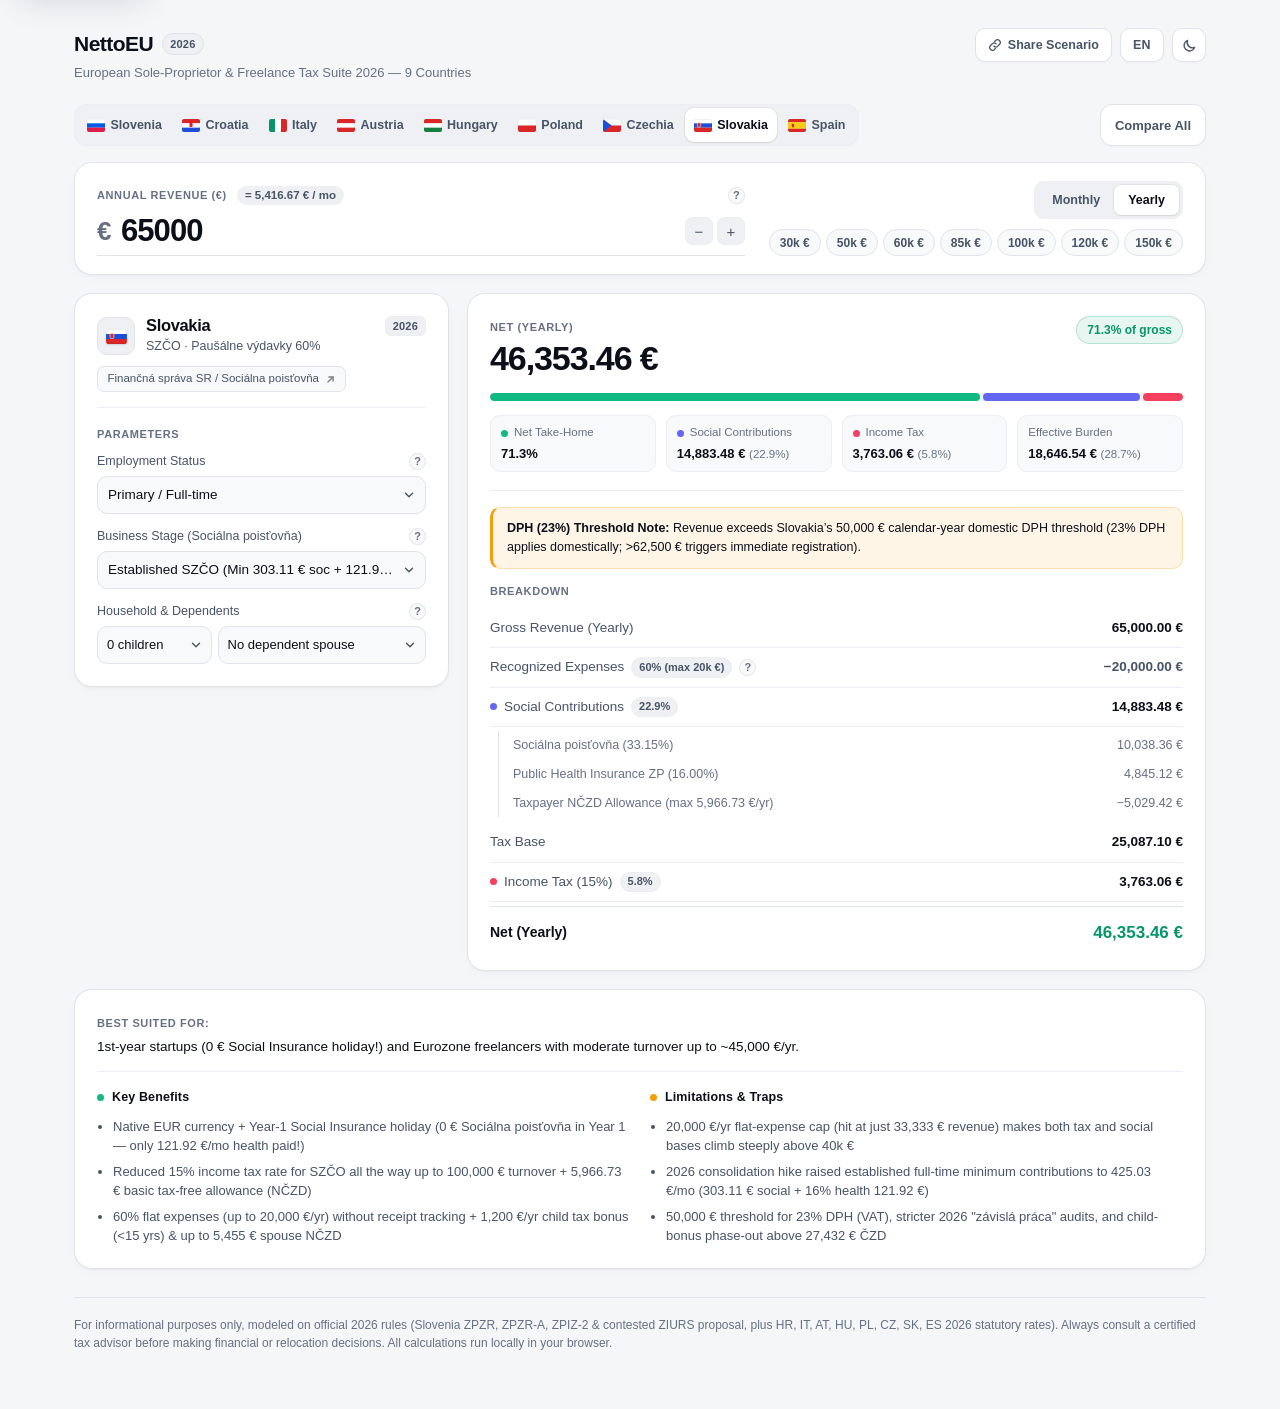
<file: slovakia/index.html>
<!DOCTYPE html>
<html lang="en" data-default-tab="sk">
<head>
  <meta charset="UTF-8">
  <meta name="viewport" content="width=device-width, initial-scale=1.0">
  <title>Slovakia SZČO Tax Calculator 2026 (Paušálne Výdavky 60% &amp; 15% Tax) — NettoEU</title>
  <meta name="description" content="2026 Slovakia SZČO (živnosť) calculator: 60% lump-sum expenses (max 20,000 €/yr), 15% reduced income tax up to 100,000 €, 303.11 €/mo Sociálna poisťovňa &amp; 121.92 €/mo ZP health minimums, and child tax bonus.">
  <meta name="robots" content="index, follow, max-snippet:-1, max-image-preview:large">
  <link rel="canonical" href="https://ankhezar.github.io/si.tax.calculator/slovakia/">

  <!-- Open Graph / Social Sharing -->
  <meta property="og:type" content="website">
  <meta property="og:site_name" content="NettoEU">
  <meta property="og:title" content="Slovakia SZČO Tax Calculator 2026 (Paušálne Výdavky 60% &amp; 15% Tax) — NettoEU">
  <meta property="og:description" content="2026 Slovakia SZČO (živnosť) calculator: 60% lump-sum expenses (max 20,000 €/yr), 15% reduced income tax up to 100,000 €, 303.11 €/mo Sociálna poisťovňa &amp; 121.92 €/mo ZP health minimums, and child tax bonus.">
  <meta property="og:url" content="https://ankhezar.github.io/si.tax.calculator/slovakia/">
  <meta property="og:image" content="https://ankhezar.github.io/si.tax.calculator/assets/og-card.png">
  <meta property="og:image:type" content="image/png">
  <meta property="og:image:width" content="1200">
  <meta property="og:image:height" content="630">
  <meta property="og:image:alt" content="NettoEU 2026 — European Freelance &amp; Sole-Proprietor Tax Calculator across 9 EU Countries">

  <!-- Twitter / X Card -->
  <meta name="twitter:card" content="summary_large_image">
  <meta name="twitter:title" content="Slovakia SZČO Tax Calculator 2026 (Paušálne Výdavky 60% &amp; 15% Tax) — NettoEU">
  <meta name="twitter:description" content="2026 Slovakia SZČO (živnosť) calculator: 60% lump-sum expenses (max 20,000 €/yr), 15% reduced income tax up to 100,000 €, 303.11 €/mo Sociálna poisťovňa &amp; 121.92 €/mo ZP health minimums, and child tax bonus.">
  <meta name="twitter:image" content="https://ankhezar.github.io/si.tax.calculator/assets/og-card.png">

  <!-- PWA & App Icons -->
  <meta name="theme-color" id="meta-theme-color" content="#f5f6f8">
  <meta name="apple-mobile-web-app-capable" content="yes">
  <meta name="mobile-web-app-capable" content="yes">
  <meta name="apple-mobile-web-app-title" content="NettoEU">
  <meta name="apple-mobile-web-app-status-bar-style" content="default">
  <link rel="icon" type="image/svg+xml" href="../assets/favicon.svg?v=2026">
  <link rel="icon" type="image/png" sizes="32x32" href="../assets/favicon-32.png?v=2026">
  <link rel="icon" type="image/png" sizes="192x192" href="../assets/icon-192.png?v=2026">
  <link rel="shortcut icon" href="../favicon.ico?v=2026">
  <link rel="apple-touch-icon" sizes="180x180" href="../assets/apple-touch-icon.png?v=2026">
  <link rel="manifest" href="../manifest.webmanifest?v=2026">

  <!-- Structured Data (Schema.org WebApplication + FAQPage) -->
  <script type="application/ld+json">
{
  "@context": "https://schema.org",
  "@graph": [
    {
      "@type": "WebApplication",
      "@id": "https://ankhezar.github.io/si.tax.calculator/slovakia/#app",
      "name": "Slovakia SZČO Tax Calculator 2026 (Paušálne Výdavky 60% & 15% Tax) — NettoEU",
      "applicationCategory": "FinanceApplication",
      "operatingSystem": "Any",
      "url": "https://ankhezar.github.io/si.tax.calculator/slovakia/",
      "image": "https://ankhezar.github.io/si.tax.calculator/assets/og-card.png",
      "inLanguage": [
        "en",
        "sl",
        "uk"
      ],
      "isAccessibleForFree": true,
      "offers": {
        "@type": "Offer",
        "price": "0",
        "priceCurrency": "EUR"
      },
      "description": "2026 Slovakia SZČO (živnosť) calculator: 60% lump-sum expenses (max 20,000 €/yr), 15% reduced income tax up to 100,000 €, 303.11 €/mo Sociálna poisťovňa & 121.92 €/mo ZP health minimums, and child tax bonus.",
      "featureList": [
        "Slovenia Normiranec S.P. 2026 (ZPZR vs. ZIURS)",
        "Croatia Paušalni obrt 2026 (60,000 EUR cap)",
        "Italy Partita IVA Regime Forfettario 2026 (5% / 15%)",
        "Austria Einzelunternehmen Pauschalierung & SVS 2026",
        "Hungary Egyéni vállalkozó Átalányadó & KATA 2026",
        "Poland JDG B2B Ryczałt, Skala & Liniowy 2026",
        "Czechia OSVČ Paušální daň & Výdajový paušál 2026",
        "Slovakia SZČO Paušálne výdavky 60% 2026",
        "Spain Autónomo 15-Tramo RETA & IRPF 2026",
        "Household & dependent children/spouse tax impact modeling"
      ]
    },
    {
      "@type": "FAQPage",
      "@id": "https://ankhezar.github.io/si.tax.calculator/slovakia/#faq",
      "mainEntity": [
        {
          "@type": "Question",
          "name": "What is the maximum lump-sum expense deduction for Slovak SZČO in 2026?",
          "acceptedAnswer": {
            "@type": "Answer",
            "text": "Slovak SZČO (živnostníci) without VAT registration for the full year deduct 60% of gross revenue capped at 20,000 €/yr (reaching the 20,000 € ceiling at 33,333.33 € of annual revenue), plus mandatory paid social and health contributions."
          }
        },
        {
          "@type": "Question",
          "name": "How much are minimum monthly SZČO social and health contributions in Slovakia in 2026?",
          "acceptedAnswer": {
            "@type": "Answer",
            "text": "In 2026, minimum monthly Zdravotná poisťovňa (16%) is 121.92 €/mo and minimum Sociálna poisťovňa (33.15% across 4 cent-floored sub-pillars on the 914.40 € base) is 303.11 €/mo—totaling 425.03 €/mo for established full-time SZČO."
          }
        },
        {
          "@type": "Question",
          "name": "How long is the social insurance holiday for a newly opened Slovak živnosť in 2026?",
          "acceptedAnswer": {
            "@type": "Answer",
            "text": "Under Slovakia’s 2026 fiscal consolidation rules, the startup exemption from mandatory Sociálna poisťovňa contributions was shortened to the first 5–6 months of operation (modeled as a 6-month Year-1 holiday, followed by minimum social contributions)."
          }
        }
      ]
    },
    {
      "@type": "BreadcrumbList",
      "@id": "https://ankhezar.github.io/si.tax.calculator/slovakia/#breadcrumb",
      "itemListElement": [
        {
          "@type": "ListItem",
          "position": 1,
          "name": "NettoEU 2026",
          "item": "https://ankhezar.github.io/si.tax.calculator/"
        },
        {
          "@type": "ListItem",
          "position": 2,
          "name": "Slovakia — SZČO (Paušálne Výdavky 60%) Tax Calculator 2026",
          "item": "https://ankhezar.github.io/si.tax.calculator/slovakia/"
        }
      ]
    }
  ]
}
  </script>

  <script>
    (function () {
      var raw = (location.hash || '') + '&' + (location.search || '');
      var m = raw.match(/(?:^|[?&#])theme=(dark|light)/);
      var t = m ? m[1] : null;
      try { if (!t) t = localStorage.getItem('si_tax_calc_theme'); } catch (e) {}
      if (!t) t = window.matchMedia && window.matchMedia('(prefers-color-scheme: dark)').matches ? 'dark' : 'light';
      document.documentElement.setAttribute('data-theme', t);
      var tc = document.getElementById('meta-theme-color');
      if (tc) tc.setAttribute('content', t === 'dark' ? '#0a0c10' : '#f5f6f8');
    })();
  </script>
  <link rel="stylesheet" href="../css/styles.css">
  <script defer src="https://cloud.umami.is/script.js" data-website-id="f9f5ad70-ab4c-4a1e-830b-06bc9e8fcbc5" data-domains="ankhezar.github.io" data-exclude-search="true" data-exclude-hash="true"></script>
</head>
<body>
<a class="skip-link" href="#global-revenue" id="skip-link">Skip to calculator</a>
<div id="sr-announcer" class="sr-only" aria-live="polite" aria-atomic="true"></div>

<div class="app-shell" id="app-container">
  <!-- Minimal Top Header -->
  <header class="topbar">
    <div class="brand">
      <div class="brand-title-row">
        <h1 id="brand-title">NettoEU</h1>
        <span class="year-badge">2026</span>
      </div>
      <p class="brand-sub" id="brand-subtitle">European Sole-Proprietor &amp; Freelance Tax Suite 2026 — 9 Countries</p>
    </div>

    <div class="controls">
      <button type="button" class="btn-utility" id="btn-share" title="Share Scenario">Share</button>
      <button type="button" class="btn-utility btn-lang" id="btn-lang" title="Switch Language">EN</button>
      <button type="button" class="btn-utility btn-theme" id="btn-theme" title="Toggle Dark/Light Theme" aria-label="Toggle Theme"></button>
    </div>
  </header>

  <!-- Primary Country & Cross-Border Arena Navigation (WAI-ARIA Tablist) -->
  <nav aria-label="Countries and Cross-Border Comparison">
    <div class="country-nav" id="country-tablist" role="tablist" aria-label="Countries and Cross-Border Comparison">
      <div class="country-tabs-group" role="presentation">
      <button type="button" id="tab-si" role="tab" aria-selected="false" aria-controls="view-mount" tabindex="-1" class="nav-tab" data-nav-tab="si"><span class="nav-flag" data-flag="si"></span><span class="nav-lbl">Slovenia</span></button>
      <button type="button" id="tab-hr" role="tab" aria-selected="false" aria-controls="view-mount" tabindex="-1" class="nav-tab" data-nav-tab="hr"><span class="nav-flag" data-flag="hr"></span><span class="nav-lbl">Croatia</span></button>
      <button type="button" id="tab-it" role="tab" aria-selected="false" aria-controls="view-mount" tabindex="-1" class="nav-tab" data-nav-tab="it"><span class="nav-flag" data-flag="it"></span><span class="nav-lbl">Italy</span></button>
      <button type="button" id="tab-at" role="tab" aria-selected="false" aria-controls="view-mount" tabindex="-1" class="nav-tab" data-nav-tab="at"><span class="nav-flag" data-flag="at"></span><span class="nav-lbl">Austria</span></button>
      <button type="button" id="tab-hu" role="tab" aria-selected="false" aria-controls="view-mount" tabindex="-1" class="nav-tab" data-nav-tab="hu"><span class="nav-flag" data-flag="hu"></span><span class="nav-lbl">Hungary</span></button>
      <button type="button" id="tab-pl" role="tab" aria-selected="false" aria-controls="view-mount" tabindex="-1" class="nav-tab" data-nav-tab="pl"><span class="nav-flag" data-flag="pl"></span><span class="nav-lbl">Poland</span></button>
      <button type="button" id="tab-cz" role="tab" aria-selected="false" aria-controls="view-mount" tabindex="-1" class="nav-tab" data-nav-tab="cz"><span class="nav-flag" data-flag="cz"></span><span class="nav-lbl">Czechia</span></button>
      <button type="button" id="tab-sk" role="tab" aria-selected="true" aria-controls="view-mount" tabindex="0" class="nav-tab active" data-nav-tab="sk"><span class="nav-flag" data-flag="sk"></span><span class="nav-lbl">Slovakia</span></button>
      <button type="button" id="tab-es" role="tab" aria-selected="false" aria-controls="view-mount" tabindex="-1" class="nav-tab" data-nav-tab="es"><span class="nav-flag" data-flag="es"></span><span class="nav-lbl">Spain</span></button>
      </div>
      <button type="button" id="tab-compare" role="tab" aria-selected="false" aria-controls="view-mount" tabindex="-1" class="nav-tab arena-tab" data-nav-tab="compare"><span class="nav-lbl">Compare All</span></button>
    </div>
  </nav>

  <!-- Unified Revenue Command Strip -->
  <section class="revenue-strip" aria-label="Revenue Input">
    <div class="revenue-main">
      <div class="rev-input-col">
        <div class="label-row">
          <span class="rev-label-wrap">
            <label class="overline" for="global-revenue" id="lbl-global-rev">Annual Revenue (€)</label>
            <span class="equiv-pill num-tabular" id="rev-period-equiv"></span>
          </span>
          <button type="button" class="info-trigger" id="btn-rev-info" data-tip-key="desc_revenue" aria-label="Details: Annual Revenue (€)">?</button>
        </div>

        <div class="hero-input-wrapper">
          <span class="currency-prefix" aria-hidden="true">€</span>
          <input type="number" id="global-revenue" class="hero-revenue-input num-tabular" value="65000" min="0" step="any" data-step="5000">
          <div class="spinner-group">
            <button type="button" class="spin-btn" id="btn-rev-dec" data-step-target="global-revenue" data-step-dir="-1" aria-label="Decrease Annual Revenue (€)">−</button>
            <button type="button" class="spin-btn" id="btn-rev-inc" data-step-target="global-revenue" data-step-dir="1" aria-label="Increase Annual Revenue (€)">+</button>
          </div>
        </div>
      </div>

      <div class="rev-actions-col">
        <div class="view-toggle" id="period-toggle" role="group" aria-label="Billing Period">
          <button type="button" class="view-btn" data-view-mode="monthly" id="view-mo" aria-pressed="false">Monthly</button>
          <button type="button" class="view-btn active" data-view-mode="yearly" id="view-yr" aria-pressed="true">Yearly</button>
        </div>
        <div class="quick-rev-row" id="quick-rev-row" role="group" aria-label="Quick Revenue Presets"></div>
      </div>
    </div>
  </section>

  <!-- Dynamic Workspace Mount (Pre-Rendered Semantic Statutory Summary for Search & AI Crawlers) -->
  <main id="view-mount" role="tabpanel" aria-labelledby="tab-sk">
    <article class="panel-card seo-prerender">
      <h2>Slovakia — SZČO (Paušálne Výdavky 60%) Tax Calculator 2026</h2>
      <p>Compute 2026 Slovak sole-proprietor (SZČO / živnostník) net take-home pay with exact 60% lump-sum expenses (20,000 € cap), 15% micro-taxpayer rate up to 100,000 €, 2026 16% health &amp; 33.15% social minimums, NČZD allowances, and Daňový bonus na dieťa.</p>
      <ul>
        <li>Expenses &amp; 15% Tax Rate: 60% lump-sum deduction capped at 20,000 €/yr; reduced 15% SZČO income tax up to 100,000 €/yr gross turnover (progressive 19%–35% brackets above 100,000 €) after 5,966.76 € NČZD allowance.</li>
        <li>2026 Social &amp; Health Consolidation: Zdravotná poisťovňa raised to 16% (min 121.92 €/mo); Sociálna poisťovňa 33.15% on raised 60% minimum base (min 303.11 €/mo = 3,637.32 €/yr), with a shortened 6-month startup social holiday for new SZČO.</li>
        <li>VAT &amp; Family Bonus: 50,000 €/yr domestic DPH (23% VAT) threshold (62,500 € immediate registration); Daňový bonus na dieťa up to 1,200 €/yr per child.</li>
      </ul>
      <nav class="seo-country-links" aria-label="2026 European Sole-Proprietor Tax Calculators">
        <a href="../">All 9 EU Countries</a>
        <a href="../slovenia/">Slovenia 2026</a>
        <a href="../croatia/">Croatia 2026</a>
        <a href="../italy/">Italy 2026</a>
        <a href="../austria/">Austria 2026</a>
        <a href="../hungary/">Hungary 2026</a>
        <a href="../poland/">Poland 2026</a>
        <a href="../czechia/">Czechia 2026</a>
        <a href="../slovakia/">Slovakia 2026</a>
        <a href="../spain/">Spain 2026</a>
        <a href="../compare/">Compare All 2026</a>
      </nav>
    </article>
  </main>

  <!-- Legal Disclaimer Footer -->
  <footer class="footer-disclaimer" id="footer-disclaimer">
    For informational purposes only, modeled on official 2026 rules (Slovenia ZPZR, ZPZR-A, ZPIZ-2 &amp; contested ZIURS proposal, plus HR, IT, AT, HU, PL, CZ, SK, ES 2026 statutory rates). Always consult a certified tax advisor before making financial or relocation decisions. All calculations run locally in your browser.
  </footer>
</div>

<script type="module" src="../js/app.js"></script>
</body>
</html>
</file>
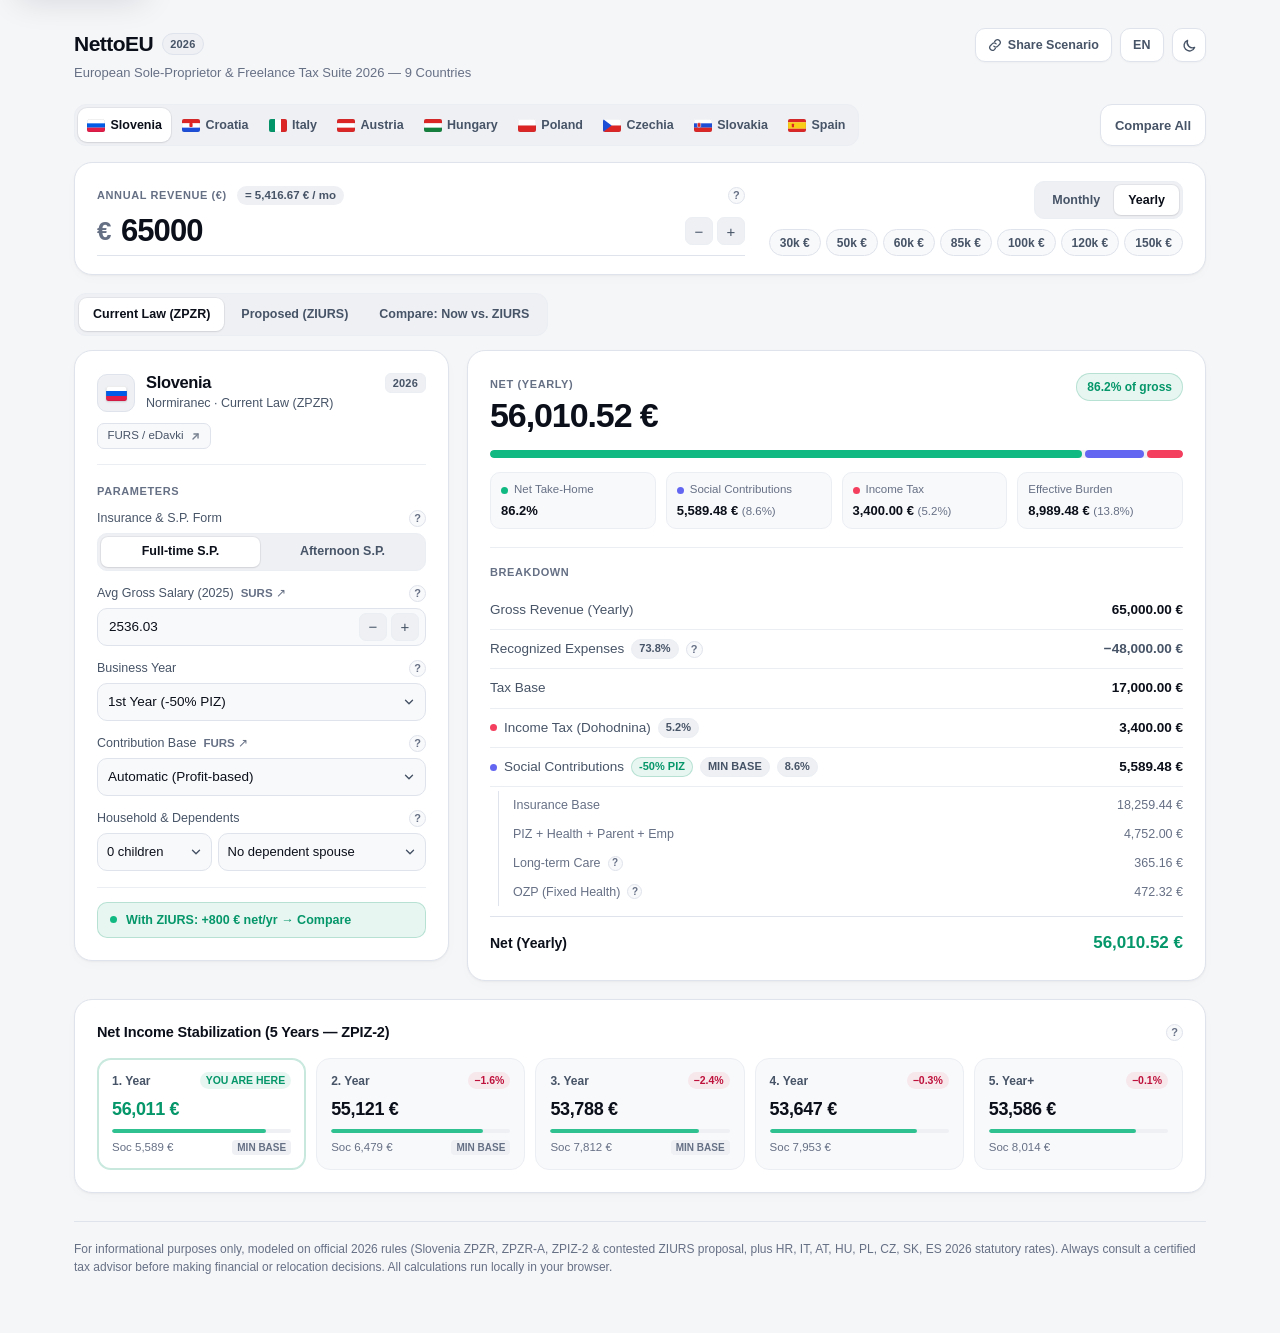
<file: slovenia/index.html>
<!DOCTYPE html>
<html lang="en" data-default-tab="si">
<head>
  <meta charset="UTF-8">
  <meta name="viewport" content="width=device-width, initial-scale=1.0">
  <title>Slovenia Normiranec S.P. Tax Calculator 2026 (ZPZR vs. ZIURS) — NettoEU</title>
  <meta name="description" content="Exact 2026 Slovenia Normiranec S.P. tax &amp; social contributions calculator: compare Current Law (ZPZR 120k €/50k € cap) vs. Proposed ZIURS (150k €/70k €), full-time vs. popoldanski s.p., and Year 1–2 PIZ discounts.">
  <meta name="robots" content="index, follow, max-snippet:-1, max-image-preview:large">
  <link rel="canonical" href="https://ankhezar.github.io/si.tax.calculator/slovenia/">

  <!-- Open Graph / Social Sharing -->
  <meta property="og:type" content="website">
  <meta property="og:site_name" content="NettoEU">
  <meta property="og:title" content="Slovenia Normiranec S.P. Tax Calculator 2026 (ZPZR vs. ZIURS) — NettoEU">
  <meta property="og:description" content="Exact 2026 Slovenia Normiranec S.P. tax &amp; social contributions calculator: compare Current Law (ZPZR 120k €/50k € cap) vs. Proposed ZIURS (150k €/70k €), full-time vs. popoldanski s.p., and Year 1–2 PIZ discounts.">
  <meta property="og:url" content="https://ankhezar.github.io/si.tax.calculator/slovenia/">
  <meta property="og:image" content="https://ankhezar.github.io/si.tax.calculator/assets/og-card.png">
  <meta property="og:image:type" content="image/png">
  <meta property="og:image:width" content="1200">
  <meta property="og:image:height" content="630">
  <meta property="og:image:alt" content="NettoEU 2026 — European Freelance &amp; Sole-Proprietor Tax Calculator across 9 EU Countries">

  <!-- Twitter / X Card -->
  <meta name="twitter:card" content="summary_large_image">
  <meta name="twitter:title" content="Slovenia Normiranec S.P. Tax Calculator 2026 (ZPZR vs. ZIURS) — NettoEU">
  <meta name="twitter:description" content="Exact 2026 Slovenia Normiranec S.P. tax &amp; social contributions calculator: compare Current Law (ZPZR 120k €/50k € cap) vs. Proposed ZIURS (150k €/70k €), full-time vs. popoldanski s.p., and Year 1–2 PIZ discounts.">
  <meta name="twitter:image" content="https://ankhezar.github.io/si.tax.calculator/assets/og-card.png">

  <!-- PWA & App Icons -->
  <meta name="theme-color" id="meta-theme-color" content="#f5f6f8">
  <meta name="apple-mobile-web-app-capable" content="yes">
  <meta name="mobile-web-app-capable" content="yes">
  <meta name="apple-mobile-web-app-title" content="NettoEU">
  <meta name="apple-mobile-web-app-status-bar-style" content="default">
  <link rel="icon" type="image/svg+xml" href="../assets/favicon.svg?v=2026">
  <link rel="icon" type="image/png" sizes="32x32" href="../assets/favicon-32.png?v=2026">
  <link rel="icon" type="image/png" sizes="192x192" href="../assets/icon-192.png?v=2026">
  <link rel="shortcut icon" href="../favicon.ico?v=2026">
  <link rel="apple-touch-icon" sizes="180x180" href="../assets/apple-touch-icon.png?v=2026">
  <link rel="manifest" href="../manifest.webmanifest?v=2026">

  <!-- Structured Data (Schema.org WebApplication + FAQPage) -->
  <script type="application/ld+json">
{
  "@context": "https://schema.org",
  "@graph": [
    {
      "@type": "WebApplication",
      "@id": "https://ankhezar.github.io/si.tax.calculator/slovenia/#app",
      "name": "Slovenia Normiranec S.P. Tax Calculator 2026 (ZPZR vs. ZIURS) — NettoEU",
      "applicationCategory": "FinanceApplication",
      "operatingSystem": "Any",
      "url": "https://ankhezar.github.io/si.tax.calculator/slovenia/",
      "image": "https://ankhezar.github.io/si.tax.calculator/assets/og-card.png",
      "inLanguage": [
        "en",
        "sl",
        "uk"
      ],
      "isAccessibleForFree": true,
      "offers": {
        "@type": "Offer",
        "price": "0",
        "priceCurrency": "EUR"
      },
      "description": "Exact 2026 Slovenia Normiranec S.P. tax & social contributions calculator: compare Current Law (ZPZR 120k €/50k € cap) vs. Proposed ZIURS (150k €/70k €), full-time vs. popoldanski s.p., and Year 1–2 PIZ discounts.",
      "featureList": [
        "Slovenia Normiranec S.P. 2026 (ZPZR vs. ZIURS)",
        "Croatia Paušalni obrt 2026 (60,000 EUR cap)",
        "Italy Partita IVA Regime Forfettario 2026 (5% / 15%)",
        "Austria Einzelunternehmen Pauschalierung & SVS 2026",
        "Hungary Egyéni vállalkozó Átalányadó & KATA 2026",
        "Poland JDG B2B Ryczałt, Skala & Liniowy 2026",
        "Czechia OSVČ Paušální daň & Výdajový paušál 2026",
        "Slovakia SZČO Paušálne výdavky 60% 2026",
        "Spain Autónomo 15-Tramo RETA & IRPF 2026",
        "Household & dependent children/spouse tax impact modeling"
      ]
    },
    {
      "@type": "FAQPage",
      "@id": "https://ankhezar.github.io/si.tax.calculator/slovenia/#faq",
      "mainEntity": [
        {
          "@type": "Question",
          "name": "What is the revenue limit for a Normiranec S.P. in Slovenia in 2026?",
          "acceptedAnswer": {
            "@type": "Answer",
            "text": "Under currently enacted ZPZR 2026 law, the annual exit threshold is 120,000 € for a full-time s.p. (with at least 9 continuous months of full-time insurance) and 50,000 € for an afternoon (popoldanski) s.p. Under the contested ZIURS proposal, limits would rise to 150,000 € and 70,000 € respectively."
          }
        },
        {
          "@type": "Question",
          "name": "How much are minimum monthly s.p. social contributions in Slovenia in 2026?",
          "acceptedAnswer": {
            "@type": "Answer",
            "text": "At the 2026 reference average gross wage of 2,536.03 €, the minimum 60% insurance base is 1,521.62 €/mo. Standard steady-state contributions (40.20% including 2% long-term care plus 37.17 € OZP) total approximately 648.86 €/mo, while first-year entrepreneurs (-50% PIZ discount) pay approximately 463.61 €/mo."
          }
        },
        {
          "@type": "Question",
          "name": "What is Slovenia’s domestic VAT (DDV) registration threshold in 2026?",
          "acceptedAnswer": {
            "@type": "Answer",
            "text": "Slovenia’s domestic small-business VAT exemption threshold is 60,000 € of taxable domestic turnover (standard DDV rate 22%). Cross-border EU B2B services require an atypical VAT ID for reverse-charge VIES reporting from day one."
          }
        }
      ]
    },
    {
      "@type": "BreadcrumbList",
      "@id": "https://ankhezar.github.io/si.tax.calculator/slovenia/#breadcrumb",
      "itemListElement": [
        {
          "@type": "ListItem",
          "position": 1,
          "name": "NettoEU 2026",
          "item": "https://ankhezar.github.io/si.tax.calculator/"
        },
        {
          "@type": "ListItem",
          "position": 2,
          "name": "Slovenia — Normiranec S.P. Tax Calculator 2026 (ZPZR vs. ZIURS)",
          "item": "https://ankhezar.github.io/si.tax.calculator/slovenia/"
        }
      ]
    }
  ]
}
  </script>

  <script>
    (function () {
      var raw = (location.hash || '') + '&' + (location.search || '');
      var m = raw.match(/(?:^|[?&#])theme=(dark|light)/);
      var t = m ? m[1] : null;
      try { if (!t) t = localStorage.getItem('si_tax_calc_theme'); } catch (e) {}
      if (!t) t = window.matchMedia && window.matchMedia('(prefers-color-scheme: dark)').matches ? 'dark' : 'light';
      document.documentElement.setAttribute('data-theme', t);
      var tc = document.getElementById('meta-theme-color');
      if (tc) tc.setAttribute('content', t === 'dark' ? '#0a0c10' : '#f5f6f8');
    })();
  </script>
  <link rel="stylesheet" href="../css/styles.css">
  <script defer src="https://cloud.umami.is/script.js" data-website-id="f9f5ad70-ab4c-4a1e-830b-06bc9e8fcbc5" data-domains="ankhezar.github.io" data-exclude-search="true" data-exclude-hash="true"></script>
</head>
<body>
<a class="skip-link" href="#global-revenue" id="skip-link">Skip to calculator</a>
<div id="sr-announcer" class="sr-only" aria-live="polite" aria-atomic="true"></div>

<div class="app-shell" id="app-container">
  <!-- Minimal Top Header -->
  <header class="topbar">
    <div class="brand">
      <div class="brand-title-row">
        <h1 id="brand-title">NettoEU</h1>
        <span class="year-badge">2026</span>
      </div>
      <p class="brand-sub" id="brand-subtitle">European Sole-Proprietor &amp; Freelance Tax Suite 2026 — 9 Countries</p>
    </div>

    <div class="controls">
      <button type="button" class="btn-utility" id="btn-share" title="Share Scenario">Share</button>
      <button type="button" class="btn-utility btn-lang" id="btn-lang" title="Switch Language">EN</button>
      <button type="button" class="btn-utility btn-theme" id="btn-theme" title="Toggle Dark/Light Theme" aria-label="Toggle Theme"></button>
    </div>
  </header>

  <!-- Primary Country & Cross-Border Arena Navigation (WAI-ARIA Tablist) -->
  <nav aria-label="Countries and Cross-Border Comparison">
    <div class="country-nav" id="country-tablist" role="tablist" aria-label="Countries and Cross-Border Comparison">
      <div class="country-tabs-group" role="presentation">
      <button type="button" id="tab-si" role="tab" aria-selected="true" aria-controls="view-mount" tabindex="0" class="nav-tab active" data-nav-tab="si"><span class="nav-flag" data-flag="si"></span><span class="nav-lbl">Slovenia</span></button>
      <button type="button" id="tab-hr" role="tab" aria-selected="false" aria-controls="view-mount" tabindex="-1" class="nav-tab" data-nav-tab="hr"><span class="nav-flag" data-flag="hr"></span><span class="nav-lbl">Croatia</span></button>
      <button type="button" id="tab-it" role="tab" aria-selected="false" aria-controls="view-mount" tabindex="-1" class="nav-tab" data-nav-tab="it"><span class="nav-flag" data-flag="it"></span><span class="nav-lbl">Italy</span></button>
      <button type="button" id="tab-at" role="tab" aria-selected="false" aria-controls="view-mount" tabindex="-1" class="nav-tab" data-nav-tab="at"><span class="nav-flag" data-flag="at"></span><span class="nav-lbl">Austria</span></button>
      <button type="button" id="tab-hu" role="tab" aria-selected="false" aria-controls="view-mount" tabindex="-1" class="nav-tab" data-nav-tab="hu"><span class="nav-flag" data-flag="hu"></span><span class="nav-lbl">Hungary</span></button>
      <button type="button" id="tab-pl" role="tab" aria-selected="false" aria-controls="view-mount" tabindex="-1" class="nav-tab" data-nav-tab="pl"><span class="nav-flag" data-flag="pl"></span><span class="nav-lbl">Poland</span></button>
      <button type="button" id="tab-cz" role="tab" aria-selected="false" aria-controls="view-mount" tabindex="-1" class="nav-tab" data-nav-tab="cz"><span class="nav-flag" data-flag="cz"></span><span class="nav-lbl">Czechia</span></button>
      <button type="button" id="tab-sk" role="tab" aria-selected="false" aria-controls="view-mount" tabindex="-1" class="nav-tab" data-nav-tab="sk"><span class="nav-flag" data-flag="sk"></span><span class="nav-lbl">Slovakia</span></button>
      <button type="button" id="tab-es" role="tab" aria-selected="false" aria-controls="view-mount" tabindex="-1" class="nav-tab" data-nav-tab="es"><span class="nav-flag" data-flag="es"></span><span class="nav-lbl">Spain</span></button>
      </div>
      <button type="button" id="tab-compare" role="tab" aria-selected="false" aria-controls="view-mount" tabindex="-1" class="nav-tab arena-tab" data-nav-tab="compare"><span class="nav-lbl">Compare All</span></button>
    </div>
  </nav>

  <!-- Unified Revenue Command Strip -->
  <section class="revenue-strip" aria-label="Revenue Input">
    <div class="revenue-main">
      <div class="rev-input-col">
        <div class="label-row">
          <span class="rev-label-wrap">
            <label class="overline" for="global-revenue" id="lbl-global-rev">Annual Revenue (€)</label>
            <span class="equiv-pill num-tabular" id="rev-period-equiv"></span>
          </span>
          <button type="button" class="info-trigger" id="btn-rev-info" data-tip-key="desc_revenue" aria-label="Details: Annual Revenue (€)">?</button>
        </div>

        <div class="hero-input-wrapper">
          <span class="currency-prefix" aria-hidden="true">€</span>
          <input type="number" id="global-revenue" class="hero-revenue-input num-tabular" value="65000" min="0" step="any" data-step="5000">
          <div class="spinner-group">
            <button type="button" class="spin-btn" id="btn-rev-dec" data-step-target="global-revenue" data-step-dir="-1" aria-label="Decrease Annual Revenue (€)">−</button>
            <button type="button" class="spin-btn" id="btn-rev-inc" data-step-target="global-revenue" data-step-dir="1" aria-label="Increase Annual Revenue (€)">+</button>
          </div>
        </div>
      </div>

      <div class="rev-actions-col">
        <div class="view-toggle" id="period-toggle" role="group" aria-label="Billing Period">
          <button type="button" class="view-btn" data-view-mode="monthly" id="view-mo" aria-pressed="false">Monthly</button>
          <button type="button" class="view-btn active" data-view-mode="yearly" id="view-yr" aria-pressed="true">Yearly</button>
        </div>
        <div class="quick-rev-row" id="quick-rev-row" role="group" aria-label="Quick Revenue Presets"></div>
      </div>
    </div>
  </section>

  <!-- Dynamic Workspace Mount (Pre-Rendered Semantic Statutory Summary for Search & AI Crawlers) -->
  <main id="view-mount" role="tabpanel" aria-labelledby="tab-si">
    <article class="panel-card seo-prerender">
      <h2>Slovenia — Normiranec S.P. Tax Calculator 2026 (ZPZR vs. ZIURS)</h2>
      <p>Calculate 2026 Slovenian sole-proprietor (Samostojni podjetnik — Normiranec) net take-home pay, Dohodnina (20% / 35%), ZPIZ-2 pension &amp; ZZZS health contributions (40.20% incl. 2% DO + 37.17 €/mo OZP), and 5-year net trajectory.</p>
      <ul>
        <li>Current Law (ZPZR + ZPZR-A 2026): 120,000 €/yr cap for full-time Polni s.p. (80% flat expenses up to 60,000 € = max 48,000 € deduction); 50,000 €/yr cap for Popoldanski s.p. (max 17,000 € deduction).</li>
        <li>Proposed ZIURS (Dec 6, 2026 Referendum): 150,000 €/yr cap for Polni s.p. (80% up to 85,000 € = max 68,000 €; eased ≥5-month insurance rule) and 70,000 €/yr for Popoldanski s.p. (80% up to 35,000 €).</li>
        <li>2026 Social Security: 40.20% total rate (38.20% standard + 2.00% Dolgotrajna oskrba) on 60%–350% of average gross salary (2,536.03 €), plus 37.17 €/mo mandatory OZP health contribution; -50% Year-1 and -30% Year-2 PIZ startup relief.</li>
      </ul>
      <nav class="seo-country-links" aria-label="2026 European Sole-Proprietor Tax Calculators">
        <a href="../">All 9 EU Countries</a>
        <a href="../slovenia/">Slovenia 2026</a>
        <a href="../croatia/">Croatia 2026</a>
        <a href="../italy/">Italy 2026</a>
        <a href="../austria/">Austria 2026</a>
        <a href="../hungary/">Hungary 2026</a>
        <a href="../poland/">Poland 2026</a>
        <a href="../czechia/">Czechia 2026</a>
        <a href="../slovakia/">Slovakia 2026</a>
        <a href="../spain/">Spain 2026</a>
        <a href="../compare/">Compare All 2026</a>
      </nav>
    </article>
  </main>

  <!-- Legal Disclaimer Footer -->
  <footer class="footer-disclaimer" id="footer-disclaimer">
    For informational purposes only, modeled on official 2026 rules (Slovenia ZPZR, ZPZR-A, ZPIZ-2 &amp; contested ZIURS proposal, plus HR, IT, AT, HU, PL, CZ, SK, ES 2026 statutory rates). Always consult a certified tax advisor before making financial or relocation decisions. All calculations run locally in your browser.
  </footer>
</div>

<script type="module" src="../js/app.js"></script>
</body>
</html>
</file>
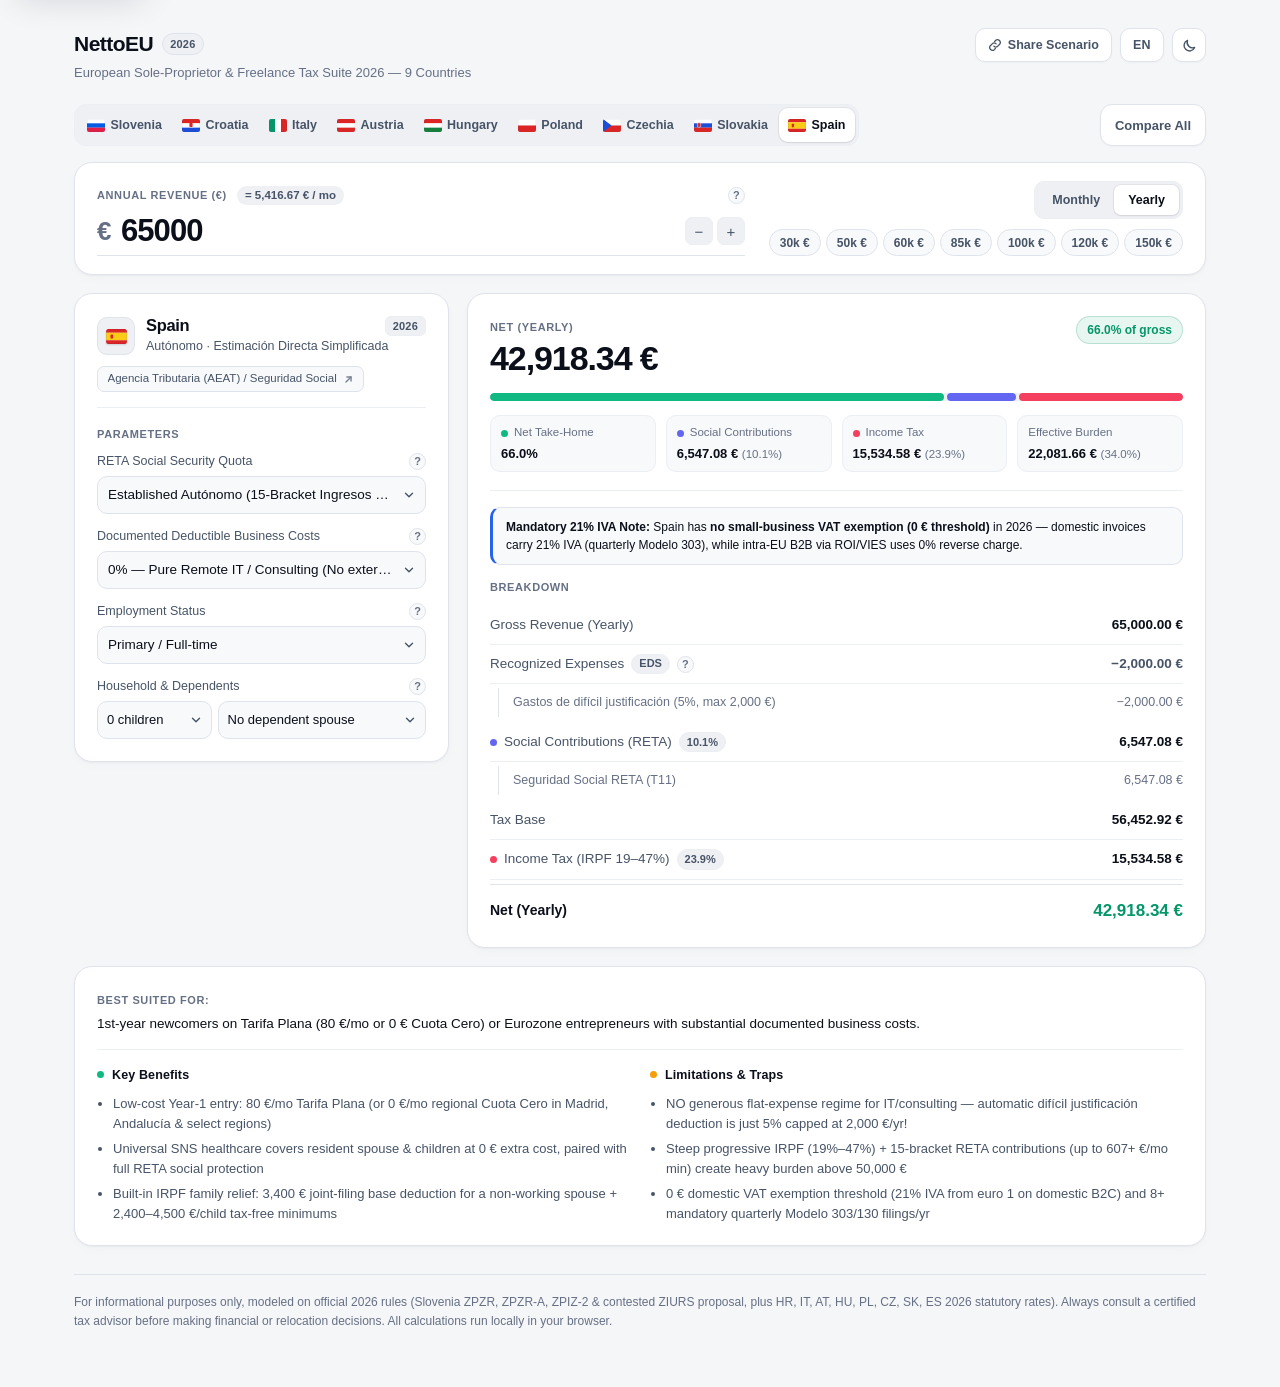
<file: spain/index.html>
<!DOCTYPE html>
<html lang="en" data-default-tab="es">
<head>
  <meta charset="UTF-8">
  <meta name="viewport" content="width=device-width, initial-scale=1.0">
  <title>Spain Autónomo Tax Calculator 2026 (Cuota RETA, Tarifa Plana &amp; IRPF) — NettoEU</title>
  <meta name="description" content="2026 Spain Autónomo net salary calculator: 15-tramo Seguridad Social RETA table (~205–598 €/mo), 80 €/mo Tarifa Plana &amp; Cuota Cero, Estimación Directa Simplificada, progressive IRPF (19–47%), and IVA note.">
  <meta name="robots" content="index, follow, max-snippet:-1, max-image-preview:large">
  <link rel="canonical" href="https://ankhezar.github.io/si.tax.calculator/spain/">

  <!-- Open Graph / Social Sharing -->
  <meta property="og:type" content="website">
  <meta property="og:site_name" content="NettoEU">
  <meta property="og:title" content="Spain Autónomo Tax Calculator 2026 (Cuota RETA, Tarifa Plana &amp; IRPF) — NettoEU">
  <meta property="og:description" content="2026 Spain Autónomo net salary calculator: 15-tramo Seguridad Social RETA table (~205–598 €/mo), 80 €/mo Tarifa Plana &amp; Cuota Cero, Estimación Directa Simplificada, progressive IRPF (19–47%), and IVA note.">
  <meta property="og:url" content="https://ankhezar.github.io/si.tax.calculator/spain/">
  <meta property="og:image" content="https://ankhezar.github.io/si.tax.calculator/assets/og-card.png">
  <meta property="og:image:type" content="image/png">
  <meta property="og:image:width" content="1200">
  <meta property="og:image:height" content="630">
  <meta property="og:image:alt" content="NettoEU 2026 — European Freelance &amp; Sole-Proprietor Tax Calculator across 9 EU Countries">

  <!-- Twitter / X Card -->
  <meta name="twitter:card" content="summary_large_image">
  <meta name="twitter:title" content="Spain Autónomo Tax Calculator 2026 (Cuota RETA, Tarifa Plana &amp; IRPF) — NettoEU">
  <meta name="twitter:description" content="2026 Spain Autónomo net salary calculator: 15-tramo Seguridad Social RETA table (~205–598 €/mo), 80 €/mo Tarifa Plana &amp; Cuota Cero, Estimación Directa Simplificada, progressive IRPF (19–47%), and IVA note.">
  <meta name="twitter:image" content="https://ankhezar.github.io/si.tax.calculator/assets/og-card.png">

  <!-- PWA & App Icons -->
  <meta name="theme-color" id="meta-theme-color" content="#f5f6f8">
  <meta name="apple-mobile-web-app-capable" content="yes">
  <meta name="mobile-web-app-capable" content="yes">
  <meta name="apple-mobile-web-app-title" content="NettoEU">
  <meta name="apple-mobile-web-app-status-bar-style" content="default">
  <link rel="icon" type="image/svg+xml" href="../assets/favicon.svg?v=2026">
  <link rel="icon" type="image/png" sizes="32x32" href="../assets/favicon-32.png?v=2026">
  <link rel="icon" type="image/png" sizes="192x192" href="../assets/icon-192.png?v=2026">
  <link rel="shortcut icon" href="../favicon.ico?v=2026">
  <link rel="apple-touch-icon" sizes="180x180" href="../assets/apple-touch-icon.png?v=2026">
  <link rel="manifest" href="../manifest.webmanifest?v=2026">

  <!-- Structured Data (Schema.org WebApplication + FAQPage) -->
  <script type="application/ld+json">
{
  "@context": "https://schema.org",
  "@graph": [
    {
      "@type": "WebApplication",
      "@id": "https://ankhezar.github.io/si.tax.calculator/spain/#app",
      "name": "Spain Autónomo Tax Calculator 2026 (Cuota RETA, Tarifa Plana & IRPF) — NettoEU",
      "applicationCategory": "FinanceApplication",
      "operatingSystem": "Any",
      "url": "https://ankhezar.github.io/si.tax.calculator/spain/",
      "image": "https://ankhezar.github.io/si.tax.calculator/assets/og-card.png",
      "inLanguage": [
        "en",
        "sl",
        "uk"
      ],
      "isAccessibleForFree": true,
      "offers": {
        "@type": "Offer",
        "price": "0",
        "priceCurrency": "EUR"
      },
      "description": "2026 Spain Autónomo net salary calculator: 15-tramo Seguridad Social RETA table (~205–598 €/mo), 80 €/mo Tarifa Plana & Cuota Cero, Estimación Directa Simplificada, progressive IRPF (19–47%), and IVA note.",
      "featureList": [
        "Slovenia Normiranec S.P. 2026 (ZPZR vs. ZIURS)",
        "Croatia Paušalni obrt 2026 (60,000 EUR cap)",
        "Italy Partita IVA Regime Forfettario 2026 (5% / 15%)",
        "Austria Einzelunternehmen Pauschalierung & SVS 2026",
        "Hungary Egyéni vállalkozó Átalányadó & KATA 2026",
        "Poland JDG B2B Ryczałt, Skala & Liniowy 2026",
        "Czechia OSVČ Paušální daň & Výdajový paušál 2026",
        "Slovakia SZČO Paušálne výdavky 60% 2026",
        "Spain Autónomo 15-Tramo RETA & IRPF 2026",
        "Household & dependent children/spouse tax impact modeling"
      ]
    },
    {
      "@type": "FAQPage",
      "@id": "https://ankhezar.github.io/si.tax.calculator/spain/#faq",
      "mainEntity": [
        {
          "@type": "Question",
          "name": "How much is the monthly Cuota de Autónomos (RETA) in Spain in 2026?",
          "acceptedAnswer": {
            "@type": "Answer",
            "text": "Established Spanish Autónomos pay according to 15 monthly net-income brackets (cotización por ingresos reales), ranging from ~205 €/mo on low net yields to ~598 €/mo on net yields above 6,000 €/mo. First-year Autónomos qualify for the 80 €/mo Tarifa Plana (or 0 € regional Cuota Cero)."
          }
        },
        {
          "@type": "Question",
          "name": "Does Spain have a VAT-free (IVA) revenue threshold for small freelancers in 2026?",
          "acceptedAnswer": {
            "@type": "Answer",
            "text": "No. Unlike most other EU countries, Spain has not adopted a domestic SME VAT franchise threshold—taxable domestic B2C services carry 21% IVA from the first euro, whereas intra-EU B2B services via ROI/VIES use 0% reverse charge."
          }
        },
        {
          "@type": "Question",
          "name": "How does joint family taxation (Declaración conjunta) help Spanish Autónomos?",
          "acceptedAnswer": {
            "@type": "Answer",
            "text": "Married Autónomos supporting a non-working spouse receive a 3,400 €/yr Declaración conjunta tax-base reduction on top of the 5,550 € personal minimum and progressive Mínimo por descendientes child allowances (2,400 € to 4,500 € per child)."
          }
        }
      ]
    },
    {
      "@type": "BreadcrumbList",
      "@id": "https://ankhezar.github.io/si.tax.calculator/spain/#breadcrumb",
      "itemListElement": [
        {
          "@type": "ListItem",
          "position": 1,
          "name": "NettoEU 2026",
          "item": "https://ankhezar.github.io/si.tax.calculator/"
        },
        {
          "@type": "ListItem",
          "position": 2,
          "name": "Spain — Autónomo (RETA & IRPF) Net Income Calculator 2026",
          "item": "https://ankhezar.github.io/si.tax.calculator/spain/"
        }
      ]
    }
  ]
}
  </script>

  <script>
    (function () {
      var raw = (location.hash || '') + '&' + (location.search || '');
      var m = raw.match(/(?:^|[?&#])theme=(dark|light)/);
      var t = m ? m[1] : null;
      try { if (!t) t = localStorage.getItem('si_tax_calc_theme'); } catch (e) {}
      if (!t) t = window.matchMedia && window.matchMedia('(prefers-color-scheme: dark)').matches ? 'dark' : 'light';
      document.documentElement.setAttribute('data-theme', t);
      var tc = document.getElementById('meta-theme-color');
      if (tc) tc.setAttribute('content', t === 'dark' ? '#0a0c10' : '#f5f6f8');
    })();
  </script>
  <link rel="stylesheet" href="../css/styles.css">
  <script defer src="https://cloud.umami.is/script.js" data-website-id="f9f5ad70-ab4c-4a1e-830b-06bc9e8fcbc5" data-domains="ankhezar.github.io" data-exclude-search="true" data-exclude-hash="true"></script>
</head>
<body>
<a class="skip-link" href="#global-revenue" id="skip-link">Skip to calculator</a>
<div id="sr-announcer" class="sr-only" aria-live="polite" aria-atomic="true"></div>

<div class="app-shell" id="app-container">
  <!-- Minimal Top Header -->
  <header class="topbar">
    <div class="brand">
      <div class="brand-title-row">
        <h1 id="brand-title">NettoEU</h1>
        <span class="year-badge">2026</span>
      </div>
      <p class="brand-sub" id="brand-subtitle">European Sole-Proprietor &amp; Freelance Tax Suite 2026 — 9 Countries</p>
    </div>

    <div class="controls">
      <button type="button" class="btn-utility" id="btn-share" title="Share Scenario">Share</button>
      <button type="button" class="btn-utility btn-lang" id="btn-lang" title="Switch Language">EN</button>
      <button type="button" class="btn-utility btn-theme" id="btn-theme" title="Toggle Dark/Light Theme" aria-label="Toggle Theme"></button>
    </div>
  </header>

  <!-- Primary Country & Cross-Border Arena Navigation (WAI-ARIA Tablist) -->
  <nav aria-label="Countries and Cross-Border Comparison">
    <div class="country-nav" id="country-tablist" role="tablist" aria-label="Countries and Cross-Border Comparison">
      <div class="country-tabs-group" role="presentation">
      <button type="button" id="tab-si" role="tab" aria-selected="false" aria-controls="view-mount" tabindex="-1" class="nav-tab" data-nav-tab="si"><span class="nav-flag" data-flag="si"></span><span class="nav-lbl">Slovenia</span></button>
      <button type="button" id="tab-hr" role="tab" aria-selected="false" aria-controls="view-mount" tabindex="-1" class="nav-tab" data-nav-tab="hr"><span class="nav-flag" data-flag="hr"></span><span class="nav-lbl">Croatia</span></button>
      <button type="button" id="tab-it" role="tab" aria-selected="false" aria-controls="view-mount" tabindex="-1" class="nav-tab" data-nav-tab="it"><span class="nav-flag" data-flag="it"></span><span class="nav-lbl">Italy</span></button>
      <button type="button" id="tab-at" role="tab" aria-selected="false" aria-controls="view-mount" tabindex="-1" class="nav-tab" data-nav-tab="at"><span class="nav-flag" data-flag="at"></span><span class="nav-lbl">Austria</span></button>
      <button type="button" id="tab-hu" role="tab" aria-selected="false" aria-controls="view-mount" tabindex="-1" class="nav-tab" data-nav-tab="hu"><span class="nav-flag" data-flag="hu"></span><span class="nav-lbl">Hungary</span></button>
      <button type="button" id="tab-pl" role="tab" aria-selected="false" aria-controls="view-mount" tabindex="-1" class="nav-tab" data-nav-tab="pl"><span class="nav-flag" data-flag="pl"></span><span class="nav-lbl">Poland</span></button>
      <button type="button" id="tab-cz" role="tab" aria-selected="false" aria-controls="view-mount" tabindex="-1" class="nav-tab" data-nav-tab="cz"><span class="nav-flag" data-flag="cz"></span><span class="nav-lbl">Czechia</span></button>
      <button type="button" id="tab-sk" role="tab" aria-selected="false" aria-controls="view-mount" tabindex="-1" class="nav-tab" data-nav-tab="sk"><span class="nav-flag" data-flag="sk"></span><span class="nav-lbl">Slovakia</span></button>
      <button type="button" id="tab-es" role="tab" aria-selected="true" aria-controls="view-mount" tabindex="0" class="nav-tab active" data-nav-tab="es"><span class="nav-flag" data-flag="es"></span><span class="nav-lbl">Spain</span></button>
      </div>
      <button type="button" id="tab-compare" role="tab" aria-selected="false" aria-controls="view-mount" tabindex="-1" class="nav-tab arena-tab" data-nav-tab="compare"><span class="nav-lbl">Compare All</span></button>
    </div>
  </nav>

  <!-- Unified Revenue Command Strip -->
  <section class="revenue-strip" aria-label="Revenue Input">
    <div class="revenue-main">
      <div class="rev-input-col">
        <div class="label-row">
          <span class="rev-label-wrap">
            <label class="overline" for="global-revenue" id="lbl-global-rev">Annual Revenue (€)</label>
            <span class="equiv-pill num-tabular" id="rev-period-equiv"></span>
          </span>
          <button type="button" class="info-trigger" id="btn-rev-info" data-tip-key="desc_revenue" aria-label="Details: Annual Revenue (€)">?</button>
        </div>

        <div class="hero-input-wrapper">
          <span class="currency-prefix" aria-hidden="true">€</span>
          <input type="number" id="global-revenue" class="hero-revenue-input num-tabular" value="65000" min="0" step="any" data-step="5000">
          <div class="spinner-group">
            <button type="button" class="spin-btn" id="btn-rev-dec" data-step-target="global-revenue" data-step-dir="-1" aria-label="Decrease Annual Revenue (€)">−</button>
            <button type="button" class="spin-btn" id="btn-rev-inc" data-step-target="global-revenue" data-step-dir="1" aria-label="Increase Annual Revenue (€)">+</button>
          </div>
        </div>
      </div>

      <div class="rev-actions-col">
        <div class="view-toggle" id="period-toggle" role="group" aria-label="Billing Period">
          <button type="button" class="view-btn" data-view-mode="monthly" id="view-mo" aria-pressed="false">Monthly</button>
          <button type="button" class="view-btn active" data-view-mode="yearly" id="view-yr" aria-pressed="true">Yearly</button>
        </div>
        <div class="quick-rev-row" id="quick-rev-row" role="group" aria-label="Quick Revenue Presets"></div>
      </div>
    </div>
  </section>

  <!-- Dynamic Workspace Mount (Pre-Rendered Semantic Statutory Summary for Search & AI Crawlers) -->
  <main id="view-mount" role="tabpanel" aria-labelledby="tab-es">
    <article class="panel-card seo-prerender">
      <h2>Spain — Autónomo (RETA &amp; IRPF) Net Income Calculator 2026</h2>
      <p>Calculate 2026 Spanish self-employed (Trabajador Autónomo) net take-home income under Estimación Directa Simplificada, including the 15-bracket income-based RETA contribution system, 80 €/mo Tarifa Plana, and progressive IRPF.</p>
      <ul>
        <li>2026 RETA Social Security: 15 net-yield brackets (~205 €/mo to ~598 €/mo including 0.9% MEI), or Year-1 Tarifa Plana (80 €/mo), or regional Cuota Cero (0 €/yr in Madrid, Andalucía, Murcia, etc.).</li>
        <li>Estimación Directa Simplificada (≤600,000 €/yr): Deducts documented operating expenses, full RETA contributions, plus 5% gastos de difícil justificación (capped at 2,000 €/yr).</li>
        <li>IRPF &amp; IVA: Progressive 19%–47% IRPF brackets with 5,550 € personal minimum, child minimums (2,400–4,500 €), and 3,400 € joint spouse Declaración conjunta reduction. Spain has 0 € domestic small-business IVA exemption (21% IVA from euro one on domestic taxable services).</li>
      </ul>
      <nav class="seo-country-links" aria-label="2026 European Sole-Proprietor Tax Calculators">
        <a href="../">All 9 EU Countries</a>
        <a href="../slovenia/">Slovenia 2026</a>
        <a href="../croatia/">Croatia 2026</a>
        <a href="../italy/">Italy 2026</a>
        <a href="../austria/">Austria 2026</a>
        <a href="../hungary/">Hungary 2026</a>
        <a href="../poland/">Poland 2026</a>
        <a href="../czechia/">Czechia 2026</a>
        <a href="../slovakia/">Slovakia 2026</a>
        <a href="../spain/">Spain 2026</a>
        <a href="../compare/">Compare All 2026</a>
      </nav>
    </article>
  </main>

  <!-- Legal Disclaimer Footer -->
  <footer class="footer-disclaimer" id="footer-disclaimer">
    For informational purposes only, modeled on official 2026 rules (Slovenia ZPZR, ZPZR-A, ZPIZ-2 &amp; contested ZIURS proposal, plus HR, IT, AT, HU, PL, CZ, SK, ES 2026 statutory rates). Always consult a certified tax advisor before making financial or relocation decisions. All calculations run locally in your browser.
  </footer>
</div>

<script type="module" src="../js/app.js"></script>
</body>
</html>
</file>
<file: css/styles.css>
/* ==========================================================================
   NettoEU 2026 — European Fintech Design System
   Clean architectural grid, tabular sans-serif numerals, zero decorative clutter.
   ========================================================================== */

:root,
[data-theme="light"] {
  --bg-canvas: #f5f6f8;
  --bg-surface: #ffffff;
  --bg-elevated: #ffffff;
  --bg-recessed: #eef0f4;
  --bg-subtle: #f8f9fb;
  --bg-hover: rgba(15, 23, 42, 0.035);

  --border-subtle: #ebeef3;
  --border-default: #dfe3eb;
  --border-strong: #c8cfd9;

  --text-primary: #0b0f19;
  --text-secondary: #475467;
  --text-tertiary: #667085;
  --text-inverse: #ffffff;

  --accent: #111827;
  --accent-blue: #2563eb;
  --accent-blue-soft: rgba(37, 99, 235, 0.09);
  --focus-ring: rgba(37, 99, 235, 0.22);

  /* Semantic financial palette */
  --col-emerald: #059669;
  --col-emerald-bar: #10b981;
  --col-emerald-bg: rgba(5, 150, 105, 0.09);
  --col-emerald-border: rgba(5, 150, 105, 0.22);

  --col-soc: #4f46e5;
  --col-soc-bar: #6366f1;

  --col-tax: #e11d48;
  --col-tax-bar: #f43f5e;

  --col-amber: #b45309;
  --col-amber-dot: #f59e0b;
  --col-amber-bg: rgba(245, 158, 11, 0.1);
  --col-amber-border: rgba(245, 158, 11, 0.26);

  --col-rose: #be123c;
  --col-rose-bg: rgba(225, 29, 72, 0.08);
  --col-rose-border: rgba(225, 29, 72, 0.22);

  --shadow-card: 0 1px 2px rgba(11, 15, 25, 0.04), 0 4px 16px -4px rgba(11, 15, 25, 0.03);
  --shadow-pill: 0 1px 2px rgba(11, 15, 25, 0.08), 0 0 0 1px rgba(11, 15, 25, 0.05);
  --shadow-popover: 0 14px 34px -6px rgba(11, 15, 25, 0.16), 0 0 0 1px rgba(11, 15, 25, 0.08);

  --select-chevron: url("data:image/svg+xml,%3Csvg xmlns='http://www.w3.org/2000/svg' width='14' height='14' viewBox='0 0 16 16' fill='none' stroke='%23475467' stroke-width='1.6' stroke-linecap='round' stroke-linejoin='round'%3E%3Cpath d='m4 6 4 4 4-4'/%3E%3C/svg%3E");

  --radius-sm: 6px;
  --radius-md: 10px;
  --radius-lg: 14px;
  --radius-xl: 18px;
}

[data-theme="dark"] {
  --bg-canvas: #0a0c10;
  --bg-surface: #12151c;
  --bg-elevated: #1b202b;
  --bg-recessed: #0d0f15;
  --bg-subtle: #161a23;
  --bg-hover: rgba(255, 255, 255, 0.035);

  --border-subtle: rgba(255, 255, 255, 0.06);
  --border-default: rgba(255, 255, 255, 0.09);
  --border-strong: rgba(255, 255, 255, 0.16);

  --text-primary: #f3f5f8;
  --text-secondary: #9aa3b2;
  --text-tertiary: #697386;
  --text-inverse: #0b0f19;

  --accent: #f3f5f8;
  --accent-blue: #60a5fa;
  --accent-blue-soft: rgba(96, 165, 250, 0.13);
  --focus-ring: rgba(96, 165, 250, 0.25);

  --col-emerald: #34d399;
  --col-emerald-bar: #10b981;
  --col-emerald-bg: rgba(16, 185, 129, 0.13);
  --col-emerald-border: rgba(52, 211, 153, 0.26);

  --col-soc: #818cf8;
  --col-soc-bar: #818cf8;

  --col-tax: #fb7185;
  --col-tax-bar: #fb7185;

  --col-amber: #fbbf24;
  --col-amber-dot: #fbbf24;
  --col-amber-bg: rgba(245, 158, 11, 0.13);
  --col-amber-border: rgba(251, 191, 36, 0.26);

  --col-rose: #fda4af;
  --col-rose-bg: rgba(244, 63, 94, 0.14);
  --col-rose-border: rgba(251, 113, 133, 0.28);

  --shadow-card: 0 2px 10px rgba(0, 0, 0, 0.28);
  --shadow-pill: 0 1px 2px rgba(0, 0, 0, 0.45), 0 0 0 1px rgba(255, 255, 255, 0.08);
  --shadow-popover: 0 18px 40px -6px rgba(0, 0, 0, 0.65), 0 0 0 1px rgba(255, 255, 255, 0.12);

  --select-chevron: url("data:image/svg+xml,%3Csvg xmlns='http://www.w3.org/2000/svg' width='14' height='14' viewBox='0 0 16 16' fill='none' stroke='%239aa3b2' stroke-width='1.6' stroke-linecap='round' stroke-linejoin='round'%3E%3Cpath d='m4 6 4 4 4-4'/%3E%3C/svg%3E");
}

/* --- Base Reset & Typography --- */
*,
*::before,
*::after {
  box-sizing: border-box;
}

html {
  -webkit-text-size-adjust: 100%;
  background-color: var(--bg-canvas);
}

body {
  margin: 0;
  padding: 0;
  background-color: var(--bg-canvas);
  color: var(--text-primary);
  font-family: -apple-system, BlinkMacSystemFont, "Inter", "SF Pro Text", "Segoe UI", Roboto, Helvetica, Arial, sans-serif;
  font-size: 14px;
  line-height: 1.5;
  -webkit-font-smoothing: antialiased;
  -moz-osx-font-smoothing: grayscale;
}

button,
input,
select {
  font-family: inherit;
}

/* Remove native number spinners so custom steppers stay clean */
input[type="number"]::-webkit-outer-spin-button,
input[type="number"]::-webkit-inner-spin-button {
  -webkit-appearance: none;
  margin: 0;
}
input[type="number"] {
  -moz-appearance: textfield;
  appearance: textfield;
}

.num-tabular {
  font-variant-numeric: tabular-nums lining-nums;
  font-feature-settings: "tnum" 1, "lnum" 1;
}

.strong {
  font-weight: 600;
}

.text-emerald {
  color: var(--col-emerald) !important;
}

.overline {
  display: inline-block;
  font-size: 11px;
  font-weight: 600;
  letter-spacing: 0.055em;
  text-transform: uppercase;
  color: var(--text-tertiary);
}

/* --- Accessibility Utilities: Screen-Reader Only, Skip Link & Focus Rings --- */
.sr-only {
  position: absolute !important;
  width: 1px !important;
  height: 1px !important;
  padding: 0 !important;
  margin: -1px !important;
  overflow: hidden !important;
  clip: rect(0, 0, 0, 0) !important;
  white-space: nowrap !important;
  border: 0 !important;
}

.skip-link {
  position: fixed;
  top: 12px;
  left: 12px;
  z-index: 2000;
  padding: 9px 15px;
  font-size: 13px;
  font-weight: 650;
  color: var(--text-inverse);
  background: var(--text-primary);
  border-radius: var(--radius-md);
  text-decoration: none;
  box-shadow: var(--shadow-popover);
  transform: translateY(-160%);
  transition: transform 0.15s ease;
}

.skip-link:focus,
.skip-link:focus-visible {
  transform: translateY(0);
  outline: none;
  box-shadow: 0 0 0 3px var(--accent-blue), var(--shadow-popover);
}

.btn-utility:focus-visible,
.nav-tab:focus-visible,
.view-btn:focus-visible,
.quick-chip:focus-visible,
.spin-btn:focus-visible,
.regime-pill:focus-visible,
.seg-option:focus-visible,
.seg-mini-btn:focus-visible,
.authority-chip:focus-visible,
.ziurs-teaser-btn:focus-visible,
.country-acc-summary:focus-visible {
  outline: none;
  box-shadow: 0 0 0 2px var(--bg-surface), 0 0 0 4px var(--accent-blue);
}

.source-link:focus-visible,
.link-jump:focus-visible {
  outline: none;
  border-radius: 4px;
  box-shadow: 0 0 0 2px var(--accent-blue);
}

.burden-svg:focus-visible {
  outline: none;
  border-radius: var(--radius-md);
  box-shadow: 0 0 0 2px var(--bg-surface), 0 0 0 4px var(--accent-blue);
}

/* --- App Shell --- */
.app-shell {
  max-width: 1180px;
  margin: 0 auto;
  padding: 28px 24px 56px;
}

.app-shell.wide {
  max-width: 1240px;
}

/* --- Top Header --- */
.topbar {
  display: flex;
  align-items: flex-start;
  justify-content: space-between;
  gap: 16px;
  margin-bottom: 22px;
}

.brand-title-row {
  display: flex;
  align-items: center;
  gap: 9px;
}

.brand h1 {
  margin: 0;
  font-size: 21px;
  font-weight: 700;
  letter-spacing: -0.025em;
  color: var(--text-primary);
}

.year-badge {
  display: inline-flex;
  align-items: center;
  padding: 2px 7px;
  font-size: 11px;
  font-weight: 600;
  letter-spacing: 0.02em;
  border-radius: 999px;
  background: var(--bg-recessed);
  color: var(--text-secondary);
  border: 1px solid var(--border-default);
}

.brand-sub {
  margin: 3px 0 0;
  font-size: 13px;
  color: var(--text-tertiary);
}

.controls {
  display: flex;
  align-items: center;
  gap: 8px;
  flex-shrink: 0;
}

.btn-utility {
  display: inline-flex;
  align-items: center;
  justify-content: center;
  gap: 6px;
  height: 34px;
  padding: 0 12px;
  font-size: 12.5px;
  font-weight: 550;
  color: var(--text-secondary);
  background: var(--bg-surface);
  border: 1px solid var(--border-default);
  border-radius: var(--radius-md);
  box-shadow: 0 1px 2px rgba(0, 0, 0, 0.03);
  white-space: nowrap;
  cursor: pointer;
  transition: color 0.14s ease, border-color 0.14s ease, background-color 0.14s ease;
}

.btn-utility:hover {
  color: var(--text-primary);
  border-color: var(--border-strong);
  background: var(--bg-elevated);
}

.btn-lang {
  min-width: 42px;
  font-weight: 650;
  letter-spacing: 0.03em;
}

.btn-theme {
  width: 34px;
  padding: 0;
}

/* --- Country & Cross-Border Navigation --- */
.country-nav {
  display: flex;
  align-items: center;
  justify-content: space-between;
  gap: 8px;
  margin-bottom: 16px;
  flex-wrap: nowrap;
}

.country-tabs-group {
  display: inline-flex;
  align-items: center;
  gap: 2px;
  padding: 3px;
  background: var(--bg-recessed);
  border: 1px solid var(--border-subtle);
  border-radius: 12px;
  overflow-x: auto;
  scrollbar-width: none;
  -ms-overflow-style: none;
  max-width: 100%;
  min-width: 0;
}

.country-tabs-group::-webkit-scrollbar {
  display: none;
}

.nav-tab {
  display: inline-flex;
  align-items: center;
  gap: 5.5px;
  height: 34px;
  padding: 0 9px;
  font-size: 12.5px;
  font-weight: 550;
  color: var(--text-secondary);
  background: transparent;
  border: none;
  border-radius: 9px;
  cursor: pointer;
  white-space: nowrap;
  flex-shrink: 0;
  transition: color 0.14s ease, background-color 0.14s ease, box-shadow 0.14s ease;
}

.nav-lbl {
  min-width: 0;
}

.nav-tab:hover {
  color: var(--text-primary);
}

.nav-tab.active {
  color: var(--text-primary);
  font-weight: 620;
  background: var(--bg-elevated);
  box-shadow: var(--shadow-pill);
}

.nav-tab.arena-tab {
  height: 42px;
  padding: 0 14px;
  font-size: 13px;
  font-weight: 600;
  background: var(--bg-surface);
  border: 1px solid var(--border-default);
  border-radius: 12px;
  box-shadow: 0 1px 2px rgba(0, 0, 0, 0.03);
}

.nav-tab.arena-tab:hover {
  border-color: var(--border-strong);
}

.nav-tab.arena-tab.active {
  background: var(--text-primary);
  color: var(--text-inverse);
  border-color: var(--text-primary);
  box-shadow: none;
}

.nav-flag {
  display: inline-flex;
  align-items: center;
  line-height: 0;
}

.country-flag {
  display: block;
  border-radius: 2px;
  flex-shrink: 0;
}

/* --- Unified Revenue Command Strip --- */
.revenue-strip {
  background: var(--bg-surface);
  border: 1px solid var(--border-default);
  border-radius: var(--radius-xl);
  padding: 18px 22px;
  margin-bottom: 18px;
  box-shadow: var(--shadow-card);
}

.revenue-main {
  display: flex;
  align-items: flex-end;
  justify-content: space-between;
  gap: 24px;
  flex-wrap: wrap;
}

.rev-input-col {
  flex: 1 1 320px;
  min-width: 260px;
}

.rev-label-wrap {
  display: inline-flex;
  align-items: center;
  gap: 10px;
  flex-wrap: wrap;
}

.equiv-pill {
  display: inline-flex;
  align-items: center;
  padding: 2px 8px;
  font-size: 11.5px;
  font-weight: 550;
  color: var(--text-secondary);
  background: var(--bg-recessed);
  border-radius: 999px;
}

.hero-input-wrapper {
  display: flex;
  align-items: center;
  gap: 6px;
  margin-top: 6px;
  padding-bottom: 4px;
  border-bottom: 1.5px solid var(--border-default);
  transition: border-color 0.15s ease;
}

.hero-input-wrapper:focus-within {
  border-bottom-color: var(--accent-blue);
}

.currency-prefix {
  font-size: 26px;
  font-weight: 600;
  color: var(--text-tertiary);
  letter-spacing: -0.02em;
  user-select: none;
}

.hero-revenue-input {
  width: 100%;
  min-width: 0;
  padding: 2px 4px;
  font-size: 31px;
  font-weight: 700;
  letter-spacing: -0.03em;
  color: var(--text-primary);
  background: transparent;
  border: none;
  outline: none;
}

.rev-actions-col {
  display: flex;
  flex-direction: column;
  align-items: flex-end;
  gap: 10px;
  flex: 0 1 auto;
}

.view-toggle {
  display: inline-flex;
  padding: 3px;
  background: var(--bg-recessed);
  border: 1px solid var(--border-subtle);
  border-radius: 10px;
}

.view-btn {
  height: 30px;
  padding: 0 14px;
  font-size: 12.5px;
  font-weight: 560;
  color: var(--text-secondary);
  background: transparent;
  border: none;
  border-radius: 7px;
  cursor: pointer;
  transition: all 0.14s ease;
}

.view-btn:hover {
  color: var(--text-primary);
}

.view-btn.active {
  color: var(--text-primary);
  font-weight: 620;
  background: var(--bg-elevated);
  box-shadow: var(--shadow-pill);
}

.quick-rev-row {
  display: flex;
  align-items: center;
  justify-content: flex-end;
  gap: 5px;
  flex-wrap: wrap;
}

.quick-chip {
  height: 27px;
  padding: 0 10px;
  font-size: 12px;
  font-weight: 550;
  font-variant-numeric: tabular-nums;
  color: var(--text-secondary);
  background: var(--bg-subtle);
  border: 1px solid var(--border-default);
  border-radius: 999px;
  cursor: pointer;
  transition: all 0.14s ease;
}

.quick-chip:hover {
  color: var(--text-primary);
  border-color: var(--border-strong);
}

.quick-chip.active {
  color: var(--accent-blue);
  background: var(--accent-blue-soft);
  border-color: rgba(37, 99, 235, 0.35);
  font-weight: 620;
}

/* --- Spinner Buttons (− / +) --- */
.spinner-group {
  display: inline-flex;
  align-items: center;
  gap: 4px;
  flex-shrink: 0;
}

.spin-btn {
  display: inline-flex;
  align-items: center;
  justify-content: center;
  width: 28px;
  height: 28px;
  padding: 0;
  font-size: 15px;
  font-weight: 500;
  line-height: 1;
  color: var(--text-secondary);
  background: var(--bg-recessed);
  border: 1px solid var(--border-subtle);
  border-radius: 7px;
  cursor: pointer;
  transition: all 0.12s ease;
}

.spin-btn:hover {
  color: var(--text-primary);
  border-color: var(--border-strong);
  background: var(--bg-elevated);
}

.spin-btn:active {
  transform: scale(0.96);
}

/* --- Cards & 2-Column Asymmetric Workspace --- */
.panel-card {
  background: var(--bg-surface);
  border: 1px solid var(--border-default);
  border-radius: var(--radius-xl);
  padding: 22px;
  box-shadow: var(--shadow-card);
}

.regime-top-row {
  display: flex;
  align-items: center;
  margin-bottom: 14px;
}

.regime-bar {
  display: inline-flex;
  flex-wrap: wrap;
  gap: 3px;
  padding: 4px;
  max-width: 100%;
  background: var(--bg-recessed);
  border: 1px solid var(--border-subtle);
  border-radius: 12px;
}

.regime-pill {
  display: inline-flex;
  align-items: center;
  justify-content: center;
  min-width: 0;
  min-height: 33px;
  padding: 5px 14px;
  font-size: 12.5px;
  font-weight: 560;
  line-height: 1.2;
  color: var(--text-secondary);
  background: transparent;
  border: none;
  border-radius: 8px;
  cursor: pointer;
  text-align: center;
  transition: all 0.14s ease;
}

.regime-pill:hover {
  color: var(--text-primary);
}

.regime-pill.active {
  color: var(--text-primary);
  font-weight: 630;
  background: var(--bg-elevated);
  box-shadow: var(--shadow-pill);
}

.calc-workspace {
  display: grid;
  grid-template-columns: 375px minmax(0, 1fr);
  gap: 18px;
  align-items: start;
  margin-bottom: 18px;
}

.panel-head {
  display: flex;
  flex-direction: column;
  align-items: flex-start;
  gap: 11px;
  padding-bottom: 15px;
  margin-bottom: 15px;
  border-bottom: 1px solid var(--border-subtle);
}

.panel-head.panel-head-wide {
  flex-direction: row;
  align-items: center;
  justify-content: space-between;
  gap: 16px;
}

.panel-head-main {
  display: flex;
  align-items: flex-start;
  gap: 11px;
  width: 100%;
  min-width: 0;
}

.panel-head.panel-head-wide .panel-head-main {
  width: auto;
  flex: 1 1 auto;
}

.country-flag-badge {
  display: inline-flex;
  align-items: center;
  justify-content: center;
  width: 38px;
  height: 38px;
  margin-top: 1px;
  flex-shrink: 0;
  background: var(--bg-recessed);
  border: 1px solid var(--border-default);
  border-radius: 10px;
  box-shadow: inset 0 1px 0 rgba(255, 255, 255, 0.04);
}

.country-flag-badge .country-flag {
  width: 21px;
  height: 15px;
  border-radius: 2.5px;
  box-shadow: 0 1px 2px rgba(0, 0, 0, 0.14);
}

.panel-head-copy {
  flex: 1 1 auto;
  min-width: 0;
  display: flex;
  flex-direction: column;
  gap: 2px;
}

.panel-title-row {
  display: flex;
  align-items: center;
  justify-content: space-between;
  gap: 8px;
}

.panel-head.panel-head-wide .panel-title-row {
  justify-content: flex-start;
}

.panel-title {
  margin: 0;
  font-size: 16.5px;
  font-weight: 680;
  line-height: 1.2;
  letter-spacing: -0.02em;
  color: var(--text-primary);
}

.year-pill {
  display: inline-flex;
  align-items: center;
  height: 20px;
  padding: 0 7px;
  font-size: 11px;
  font-weight: 620;
  letter-spacing: 0.02em;
  color: var(--text-secondary);
  background: var(--bg-recessed);
  border: 1px solid var(--border-subtle);
  border-radius: 6px;
  flex-shrink: 0;
}

.panel-subtitle {
  margin: 0;
  font-size: 12.5px;
  font-weight: 500;
  line-height: 1.35;
  color: var(--text-secondary);
}

.authority-chip {
  display: inline-flex;
  align-items: center;
  gap: 6px;
  max-width: 100%;
  height: 26px;
  padding: 0 9.5px;
  font-size: 11.5px;
  font-weight: 540;
  color: var(--text-secondary);
  background: var(--bg-subtle);
  border: 1px solid var(--border-default);
  border-radius: 7px;
  text-decoration: none;
  flex-shrink: 0;
  transition: color 0.14s ease, border-color 0.14s ease, background-color 0.14s ease;
}

.authority-chip-label {
  overflow: hidden;
  text-overflow: ellipsis;
  white-space: nowrap;
}

.authority-chip .ext-icon {
  flex-shrink: 0;
  opacity: 0.72;
  transition: transform 0.14s ease, opacity 0.14s ease;
}

.authority-chip:hover {
  color: var(--accent-blue);
  background: var(--accent-blue-soft);
  border-color: rgba(37, 99, 235, 0.35);
}

.authority-chip:hover .ext-icon {
  opacity: 1;
  transform: translate(1px, -1px);
}

.source-link {
  font-size: 11.5px;
  font-weight: 560;
  color: var(--text-tertiary);
  text-decoration: none;
  white-space: nowrap;
  transition: color 0.14s ease;
}

.source-link:hover {
  color: var(--accent-blue);
  text-decoration: underline;
}

.section-kicker {
  margin-bottom: 10px;
}

/* --- Left Column: Parameters & Form Controls --- */
.config-stack {
  display: flex;
  flex-direction: column;
  gap: 14px;
}

.config-footer {
  margin-top: 16px;
  padding-top: 14px;
  border-top: 1px solid var(--border-subtle);
}

.seg-control {
  display: grid;
  grid-template-columns: minmax(0, 1fr) minmax(0, 1fr);
  gap: 3px;
  min-height: 38px;
  padding: 3px;
  background: var(--bg-recessed);
  border: 1px solid var(--border-subtle);
  border-radius: 10px;
}

.seg-option {
  position: relative;
  display: flex;
  align-items: center;
  justify-content: center;
  gap: 6px;
  min-width: 0;
  min-height: 30px;
  padding: 4px 8px;
  font-size: 12.5px;
  font-weight: 560;
  line-height: 1.2;
  color: var(--text-secondary);
  background: transparent;
  border: none;
  border-radius: 7px;
  cursor: pointer;
  user-select: none;
  text-align: center;
  white-space: normal;
  text-wrap: balance;
  overflow-wrap: break-word;
  transition: all 0.14s ease;
}

.seg-option > span {
  min-width: 0;
  max-width: 100%;
}

.seg-option:hover {
  color: var(--text-primary);
}

.seg-option.active {
  color: var(--text-primary);
  font-weight: 620;
  background: var(--bg-elevated);
  box-shadow: var(--shadow-pill);
}

.form-group {
  display: flex;
  flex-direction: column;
  justify-content: flex-end;
  gap: 6px;
  min-width: 0;
}

.label-row {
  position: relative;
  display: flex;
  align-items: center;
  justify-content: space-between;
  gap: 8px;
  min-width: 0;
  font-size: 12.5px;
  font-weight: 540;
  line-height: 1.3;
  color: var(--text-secondary);
}

.label-row > label,
.label-row > span:first-child {
  min-width: 0;
}

.lbl-with-link {
  display: inline-flex;
  align-items: center;
  gap: 4px 7px;
  flex-wrap: wrap;
  min-width: 0;
}

.label-meta {
  display: inline-flex;
  align-items: center;
  gap: 6px;
  flex-shrink: 0;
}

.input-wrapper {
  display: flex;
  align-items: center;
  gap: 6px;
  height: 38px;
  padding: 0 6px 0 11px;
  background: var(--bg-subtle);
  border: 1px solid var(--border-default);
  border-radius: var(--radius-md);
  transition: border-color 0.14s ease, box-shadow 0.14s ease, background-color 0.14s ease;
}

.input-wrapper:focus-within {
  background: var(--bg-surface);
  border-color: var(--accent-blue);
  box-shadow: 0 0 0 3px var(--focus-ring);
}

.input-wrapper .form-control {
  height: 100%;
  padding: 0;
  background: transparent;
  border: none;
  box-shadow: none;
}

.form-control {
  width: 100%;
  height: 38px;
  padding: 0 11px;
  font-size: 13.5px;
  font-weight: 520;
  color: var(--text-primary);
  background-color: var(--bg-subtle);
  border: 1px solid var(--border-default);
  border-radius: var(--radius-md);
  outline: none;
  transition: border-color 0.14s ease, box-shadow 0.14s ease, background-color 0.14s ease;
}

.form-control:focus {
  background-color: var(--bg-surface);
  border-color: var(--accent-blue);
  box-shadow: 0 0 0 3px var(--focus-ring);
}

select.form-control {
  -webkit-appearance: none;
  appearance: none;
  padding: 0 28px 0 10px;
  overflow: hidden;
  text-overflow: ellipsis;
  white-space: nowrap;
  background-image: var(--select-chevron);
  background-repeat: no-repeat;
  background-position: right 9px center;
  background-size: 14px 14px;
  cursor: pointer;
}

.family-dual-grid {
  display: grid;
  grid-template-columns: minmax(102px, 0.78fr) minmax(0, 1.42fr);
  gap: 6px;
}

.family-dual-grid > div {
  min-width: 0;
}

.family-dual-grid select.form-control {
  padding: 0 25px 0 9px;
  font-size: 13px;
  background-position: right 8px center;
}

.ziurs-teaser-btn {
  display: flex;
  align-items: center;
  gap: 9px;
  width: 100%;
  padding: 10px 12px;
  font-size: 12.5px;
  font-weight: 560;
  text-align: left;
  color: var(--text-secondary);
  background: var(--bg-subtle);
  border: 1px solid var(--border-default);
  border-radius: var(--radius-md);
  cursor: pointer;
  transition: all 0.14s ease;
}

.ziurs-teaser-btn:hover {
  color: var(--text-primary);
  border-color: var(--border-strong);
}

.ziurs-teaser-btn.gain {
  color: var(--col-emerald);
  background: var(--col-emerald-bg);
  border-color: var(--col-emerald-border);
}

/* --- Info Triggers (`?`) & Viewport-Aware Floating Tooltip Portal --- */
.info-trigger {
  display: inline-flex;
  align-items: center;
  justify-content: center;
  width: 17px;
  height: 17px;
  padding: 0;
  font-size: 11px;
  font-weight: 650;
  font-style: normal;
  line-height: 1;
  color: var(--text-tertiary);
  background: var(--bg-subtle);
  border: 1px solid var(--border-default);
  border-radius: 999px;
  cursor: pointer;
  flex-shrink: 0;
  outline: none;
  transition: color 0.14s ease, border-color 0.14s ease, background-color 0.14s ease, box-shadow 0.14s ease;
}

.info-trigger.small {
  width: 15px;
  height: 15px;
  font-size: 10px;
}

.info-trigger:hover,
.info-trigger.is-open {
  color: var(--accent-blue);
  background: var(--accent-blue-soft);
  border-color: rgba(37, 99, 235, 0.38);
}

.info-trigger:focus-visible {
  box-shadow: 0 0 0 3px var(--focus-ring);
}

.floating-tooltip {
  position: fixed;
  top: 0;
  left: 0;
  z-index: 1000;
  width: max-content;
  max-width: min(336px, calc(100vw - 24px));
  padding: 12px 14px;
  font-size: 12.5px;
  font-weight: 450;
  line-height: 1.52;
  color: var(--text-primary);
  background: var(--bg-elevated);
  border: 1px solid var(--border-default);
  border-radius: var(--radius-md);
  box-shadow: var(--shadow-popover);
  opacity: 0;
  visibility: hidden;
  pointer-events: none;
  transform: translateY(3px) scale(0.985);
  transition: opacity 0.13s ease, transform 0.13s ease, visibility 0.13s ease;
}

.floating-tooltip[data-placement="bottom"] {
  transform: translateY(-3px) scale(0.985);
}

.floating-tooltip.visible {
  opacity: 1;
  visibility: visible;
  pointer-events: auto;
  transform: translateY(0) scale(1);
}

.floating-tooltip-content {
  position: relative;
  z-index: 2;
}

.floating-tooltip-content .tt-head {
  display: block;
  margin-bottom: 5px;
  padding-bottom: 5px;
  font-size: 12px;
  font-weight: 660;
  letter-spacing: -0.005em;
  color: var(--text-primary);
  border-bottom: 1px solid var(--border-subtle);
}

.floating-tooltip-content .tt-gap {
  display: block;
  height: 6px;
}

.floating-tooltip-content code {
  display: block;
  padding: 5px 8px;
  margin: 2px 0 0;
  font-family: ui-monospace, SFMono-Regular, Menlo, Monaco, Consolas, monospace;
  font-size: 11px;
  line-height: 1.45;
  color: var(--text-primary);
  background: var(--bg-recessed);
  border: 1px solid var(--border-subtle);
  border-radius: 6px;
}

.floating-tooltip-arrow {
  position: absolute;
  left: var(--arrow-x, 50%);
  width: 9px;
  height: 9px;
  background: var(--bg-elevated);
  transform: translateX(-50%) rotate(45deg);
  z-index: 1;
}

.floating-tooltip[data-placement="top"] .floating-tooltip-arrow {
  bottom: -5px;
  border-right: 1px solid var(--border-default);
  border-bottom: 1px solid var(--border-default);
}

.floating-tooltip[data-placement="bottom"] .floating-tooltip-arrow {
  top: -5px;
  border-left: 1px solid var(--border-default);
  border-top: 1px solid var(--border-default);
}

/* --- Right Column: Hero Net Take-Home & Allocation Bar --- */
.hero-kpi {
  padding-bottom: 18px;
  margin-bottom: 16px;
  border-bottom: 1px solid var(--border-subtle);
}

.hero-top {
  display: flex;
  align-items: flex-start;
  justify-content: space-between;
  gap: 12px;
  flex-wrap: wrap;
}

.hero-net-row {
  display: flex;
  align-items: baseline;
  gap: 10px;
  flex-wrap: wrap;
  margin-top: 3px;
}

.hero-net-val {
  font-size: 34px;
  font-weight: 720;
  line-height: 1.1;
  letter-spacing: -0.032em;
  color: var(--text-primary);
}

.hero-net-fx {
  font-size: 13.5px;
  font-weight: 500;
  color: var(--text-tertiary);
}

.kept-pill {
  display: inline-flex;
  align-items: center;
  padding: 4px 10px;
  font-size: 12px;
  font-weight: 630;
  color: var(--col-emerald);
  background: var(--col-emerald-bg);
  border: 1px solid var(--col-emerald-border);
  border-radius: 999px;
}

.alloc-bar {
  display: flex;
  align-items: stretch;
  gap: 3px;
  height: 8px;
  margin: 16px 0 14px;
  background: var(--bg-recessed);
  border-radius: 999px;
  overflow: hidden;
}

.alloc-seg {
  height: 100%;
  border-radius: 999px;
  transition: width 0.22s ease;
}

.alloc-seg.net {
  background: var(--col-emerald-bar);
}

.alloc-seg.soc {
  background: var(--col-soc-bar);
}

.alloc-seg.tax {
  background: var(--col-tax-bar);
}

.kpi-mini-grid {
  display: grid;
  grid-template-columns: repeat(4, minmax(0, 1fr));
  gap: 10px;
}

.kpi-mini {
  display: flex;
  flex-direction: column;
  gap: 2px;
  padding: 8px 10px;
  background: var(--bg-subtle);
  border: 1px solid var(--border-subtle);
  border-radius: var(--radius-md);
}

.kpi-mini-lbl {
  display: inline-flex;
  align-items: center;
  gap: 6px;
  font-size: 11.5px;
  color: var(--text-tertiary);
  white-space: nowrap;
  overflow: hidden;
  text-overflow: ellipsis;
}

.kpi-mini-val {
  font-size: 13px;
  font-weight: 600;
  color: var(--text-primary);
}

.kpi-mini-val small {
  font-size: 11.5px;
  font-weight: 500;
  color: var(--text-tertiary);
}

/* --- Semantic Dots & Badges --- */
.dot,
.status-dot {
  display: inline-block;
  width: 7px;
  height: 7px;
  border-radius: 999px;
  flex-shrink: 0;
}

.dot.net,
.status-dot.emerald {
  background: var(--col-emerald-bar);
}

.dot.soc {
  background: var(--col-soc-bar);
}

.dot.tax,
.status-dot.rose {
  background: var(--col-tax-bar);
}

.status-dot.amber {
  background: var(--col-amber-dot);
}

.status-dot.neutral {
  background: var(--text-tertiary);
}

.badge {
  display: inline-flex;
  align-items: center;
  gap: 5px;
  padding: 1.5px 7px;
  font-size: 11px;
  font-weight: 600;
  line-height: 1.4;
  color: var(--text-secondary);
  background: var(--bg-recessed);
  border: 1px solid var(--border-subtle);
  border-radius: 999px;
  white-space: nowrap;
}

.badge.success {
  color: var(--col-emerald);
  background: var(--col-emerald-bg);
  border-color: var(--col-emerald-border);
}

.badge.warn {
  color: var(--col-amber);
  background: var(--col-amber-bg);
  border-color: var(--col-amber-border);
}

.badge.danger {
  color: var(--col-rose);
  background: var(--col-rose-bg);
  border-color: var(--col-rose-border);
}

.badge.has-tip,
.delta-pill.has-tip {
  margin: 0;
  cursor: pointer;
  outline: none;
  text-decoration: underline dotted color-mix(in srgb, currentColor 38%, transparent);
  text-underline-offset: 2px;
  text-decoration-thickness: 1px;
  transition: border-color 0.14s ease, box-shadow 0.14s ease, background-color 0.14s ease, text-decoration-color 0.14s ease;
}

.badge.has-tip:hover,
.badge.has-tip.is-open,
.delta-pill.has-tip:hover,
.delta-pill.has-tip.is-open {
  text-decoration-color: currentColor;
  border-color: color-mix(in srgb, currentColor 42%, var(--border-default));
  box-shadow: 0 1px 3px rgba(11, 15, 25, 0.09);
}

.badge.has-tip:focus-visible,
.delta-pill.has-tip:focus-visible {
  box-shadow: 0 0 0 3px var(--focus-ring);
}

.th-tip-wrap {
  display: inline-flex;
  align-items: center;
  justify-content: flex-end;
  gap: 5px;
}

.fintech-table th .info-trigger {
  text-transform: none;
  letter-spacing: normal;
}

.micro-badge {
  display: inline-block;
  padding: 0 5px;
  font-size: 10px;
  font-weight: 600;
  color: var(--text-tertiary);
  background: var(--bg-recessed);
  border-radius: 4px;
}

.micro-badge.warn {
  color: var(--col-amber);
  background: var(--col-amber-bg);
}

/* --- Callout Banners (Clean Editorial Left-Accent) --- */
.callout-banner {
  padding: 11px 14px;
  margin-bottom: 14px;
  font-size: 12.5px;
  line-height: 1.5;
  color: var(--text-primary);
  background: var(--bg-subtle);
  border: 1px solid var(--border-default);
  border-left-width: 3px;
  border-radius: var(--radius-md);
}

.callout-banner.amber {
  background: var(--col-amber-bg);
  border-color: var(--col-amber-border);
  border-left-color: var(--col-amber-dot);
}

.callout-banner.danger {
  background: var(--col-rose-bg);
  border-color: var(--col-rose-border);
  border-left-color: var(--col-tax-bar);
}

.callout-banner.advisory {
  margin: 18px 0 24px;
  padding: 15px 18px;
  border-left-color: var(--accent-blue);
}

.callout-banner.advisory.compact {
  margin: 0 0 14px;
  padding: 10px 13px;
  font-size: 12px;
}

.advisory-title {
  font-size: 13px;
  font-weight: 650;
  margin-bottom: 3px;
  color: var(--text-primary);
}

.advisory-body {
  font-size: 12.5px;
  color: var(--text-secondary);
}

/* --- Financial Statement Hairline Ledger --- */
.ledger {
  display: flex;
  flex-direction: column;
}

.ledger-row {
  display: flex;
  align-items: center;
  justify-content: space-between;
  gap: 12px;
  padding: 9px 0;
  border-bottom: 1px solid var(--border-subtle);
}

.ledger-lbl {
  position: relative;
  display: inline-flex;
  align-items: center;
  gap: 7px;
  flex-wrap: wrap;
  font-size: 13.5px;
  color: var(--text-secondary);
}

.ledger-val {
  font-size: 13.5px;
  font-weight: 560;
  color: var(--text-primary);
  text-align: right;
  white-space: nowrap;
}

.ledger-val.strong {
  font-weight: 660;
}

.ledger-val.muted {
  color: var(--text-secondary);
}

.muted-fx {
  font-size: 11.5px;
  font-weight: 450;
  color: var(--text-tertiary);
  margin-left: 3px;
}

.ledger-sub {
  margin: 4px 0 6px 8px;
  padding-left: 14px;
  border-left: 1.5px solid var(--border-default);
}

.ledger-row.sub {
  padding: 5px 0;
  border-bottom: none;
}

.ledger-row.sub .ledger-lbl,
.ledger-row.sub .ledger-val {
  font-size: 12.5px;
  font-weight: 460;
  color: var(--text-tertiary);
}

.ledger-row.net-total {
  margin-top: 4px;
  padding: 13px 0 2px;
  border-top: 1px solid var(--border-default);
  border-bottom: none;
}

.ledger-row.net-total .ledger-lbl {
  font-size: 14px;
  font-weight: 650;
  color: var(--text-primary);
}

.ledger-row.net-total .ledger-val {
  font-size: 17px;
  font-weight: 720;
}

/* --- 5-Year Net Income Trajectory --- */
.trajectory-card {
  margin-bottom: 18px;
}

.trajectory-header {
  display: flex;
  align-items: center;
  justify-content: space-between;
  gap: 12px;
  margin-bottom: 14px;
}

.card-heading {
  margin: 0;
  font-size: 14.5px;
  font-weight: 650;
  letter-spacing: -0.01em;
  color: var(--text-primary);
}

.trajectory-grid {
  display: grid;
  grid-template-columns: repeat(5, minmax(0, 1fr));
  gap: 10px;
}

.traj-step {
  display: flex;
  flex-direction: column;
  gap: 6px;
  padding: 13px 14px;
  background: var(--bg-subtle);
  border: 1px solid var(--border-subtle);
  border-radius: var(--radius-lg);
  transition: border-color 0.14s ease;
}

.traj-step.current {
  background: var(--bg-surface);
  border-color: var(--col-emerald-border);
  box-shadow: inset 0 0 0 1px var(--col-emerald-border);
}

.traj-top {
  display: flex;
  align-items: center;
  justify-content: space-between;
  gap: 6px;
}

.traj-year {
  font-size: 12px;
  font-weight: 600;
  color: var(--text-secondary);
}

.traj-tag {
  padding: 1px 6px;
  font-size: 10.5px;
  font-weight: 630;
  border-radius: 999px;
  color: var(--text-tertiary);
  background: var(--bg-recessed);
}

.traj-tag.current {
  color: var(--col-emerald);
  background: var(--col-emerald-bg);
}

.traj-tag.neg {
  color: var(--col-rose);
  background: var(--col-rose-bg);
}

.traj-net {
  font-size: 18px;
  font-weight: 700;
  letter-spacing: -0.02em;
  color: var(--text-primary);
}

.traj-step.current .traj-net {
  color: var(--col-emerald);
}

.traj-bar-track {
  height: 4px;
  background: var(--bg-recessed);
  border-radius: 999px;
  overflow: hidden;
}

.traj-bar-fill {
  height: 100%;
  background: var(--col-emerald-bar);
  border-radius: 999px;
  opacity: 0.85;
}

.traj-sub {
  display: flex;
  align-items: center;
  justify-content: space-between;
  gap: 4px;
  font-size: 11.5px;
  color: var(--text-tertiary);
}

/* --- Slovenia Compare Mode (Now vs. ZIURS) --- */
.compare-config-card {
  margin-bottom: 16px;
}

.compare-params-bar {
  display: flex;
  flex-direction: column;
  gap: 14px;
}

.compare-mode-col {
  max-width: 400px;
}

.compare-inputs-row {
  display: grid;
  grid-template-columns: repeat(3, minmax(0, 1fr));
  gap: 14px 16px;
  padding: 14px 16px;
  background: var(--bg-subtle);
  border: 1px solid var(--border-subtle);
  border-radius: var(--radius-lg);
}

.compare-inputs-row .form-control,
.compare-inputs-row .input-wrapper {
  background-color: var(--bg-surface);
}

.compare-inputs-row .input-wrapper .form-control {
  background-color: transparent;
}

.compare-inputs-row.items-5 > .form-group:last-child {
  grid-column: span 2;
}

.cmp-hero-grid {
  display: grid;
  grid-template-columns: repeat(3, minmax(0, 1fr));
  gap: 14px;
  margin-bottom: 16px;
}

.cmp-kpi-card {
  padding: 18px 20px;
}

.cmp-kpi-card.featured {
  border-color: var(--col-emerald-border);
}

.cmp-kpi-card.delta-card.pos {
  background: var(--col-emerald-bg);
  border-color: var(--col-emerald-border);
}

.cmp-kpi-card.delta-card.pos .cmp-kpi-val {
  color: var(--col-emerald);
}

.cmp-kpi-card.delta-card.neg {
  background: var(--col-rose-bg);
  border-color: var(--col-rose-border);
}

.cmp-kpi-card.delta-card.neg .cmp-kpi-val {
  color: var(--col-rose);
}

.cmp-kpi-val {
  margin: 6px 0 10px;
  font-size: 26px;
  font-weight: 720;
  letter-spacing: -0.028em;
  color: var(--text-primary);
}

.cmp-kpi-meta {
  display: flex;
  align-items: center;
  justify-content: space-between;
  flex-wrap: wrap;
  gap: 6px 8px;
  font-size: 12px;
  color: var(--text-secondary);
}

/* --- Fintech Data Tables (Slovenia Compare & Cross-Border Arena) --- */
.table-card {
  padding: 0;
  margin-bottom: 18px;
  overflow: hidden;
}

.table-scroll {
  width: 100%;
  overflow-x: auto;
}

.fintech-table {
  width: 100%;
  border-collapse: collapse;
  font-size: 13.5px;
}

.fintech-table th {
  padding: 12px 18px;
  font-size: 11px;
  font-weight: 630;
  letter-spacing: 0.05em;
  text-transform: uppercase;
  text-align: left;
  color: var(--text-tertiary);
  background: var(--bg-subtle);
  border-bottom: 1px solid var(--border-default);
  white-space: nowrap;
}

.fintech-table td {
  padding: 12px 18px;
  color: var(--text-primary);
  border-bottom: 1px solid var(--border-subtle);
  vertical-align: middle;
}

.fintech-table tbody tr:last-child td {
  border-bottom: none;
}

.fintech-table tbody tr:hover td {
  background-color: var(--bg-hover);
}

.fintech-table .num {
  text-align: right;
  white-space: nowrap;
}

.fintech-table .highlight-col {
  background: rgba(16, 185, 129, 0.035);
}

.fintech-table .total-row td {
  background: var(--bg-subtle);
  border-top: 1px solid var(--border-default);
  border-bottom: 1px solid var(--border-default);
  font-size: 14.5px;
}

.delta-pill {
  display: inline-flex;
  align-items: center;
  padding: 2.5px 9px;
  font-size: 12px;
  font-weight: 600;
  border: 1px solid transparent;
  border-radius: 999px;
  color: var(--text-secondary);
  background: var(--bg-recessed);
}

.delta-pill.pos {
  color: var(--col-emerald);
  background: var(--col-emerald-bg);
}

.delta-pill.neg {
  color: var(--col-rose);
  background: var(--col-rose-bg);
}

.delta-pill.strong {
  font-weight: 700;
}

/* --- Interactive SVG Effective Burden Chart --- */
.chart-card {
  margin-bottom: 18px;
}

.chart-header {
  display: flex;
  align-items: center;
  justify-content: space-between;
  gap: 12px;
  flex-wrap: wrap;
  margin-bottom: 12px;
}

.chart-legend {
  display: flex;
  align-items: center;
  gap: 14px;
  font-size: 12px;
  color: var(--text-secondary);
}

.legend-item {
  display: inline-flex;
  align-items: center;
  gap: 6px;
}

.legend-dot {
  width: 10px;
  height: 3px;
  border-radius: 999px;
}

.legend-dot.zpzr {
  background: var(--col-tax-bar);
}

.legend-dot.ziurs {
  background: var(--col-emerald-bar);
}

.burden-svg {
  display: block;
  width: 100%;
  height: auto;
  cursor: crosshair;
  user-select: none;
}

.svg-grid {
  stroke: var(--border-subtle);
  stroke-width: 1;
}

.svg-axis-lbl {
  fill: var(--text-tertiary);
  font-size: 10.5px;
  font-variant-numeric: tabular-nums;
}

.svg-limit-zpzr {
  stroke: var(--col-tax-bar);
  stroke-width: 1;
  stroke-dasharray: 3 3;
  opacity: 0.55;
}

.svg-limit-ziurs {
  stroke: var(--col-emerald-bar);
  stroke-width: 1;
  stroke-dasharray: 3 3;
  opacity: 0.55;
}

.svg-limit-txt {
  font-size: 10px;
  font-weight: 600;
}

.svg-limit-txt.zpzr {
  fill: var(--col-tax);
}

.svg-limit-txt.ziurs {
  fill: var(--col-emerald);
}

.svg-line-zpzr {
  stroke: var(--col-tax-bar);
  stroke-width: 2.25;
  stroke-linejoin: round;
  stroke-linecap: round;
}

.svg-line-ziurs {
  stroke: var(--col-emerald-bar);
  stroke-width: 2.25;
  stroke-linejoin: round;
  stroke-linecap: round;
}

.svg-active-line {
  stroke: var(--text-tertiary);
  stroke-width: 1;
  stroke-dasharray: 2 2;
}

.svg-dot-zpzr {
  fill: var(--col-tax-bar);
  stroke: var(--bg-surface);
  stroke-width: 2;
}

.svg-dot-ziurs {
  fill: var(--col-emerald-bar);
  stroke: var(--bg-surface);
  stroke-width: 2;
}

/* --- Country Notes & Pros/Cons Editorial Cards --- */
.country-notes-card {
  margin-bottom: 18px;
}

.country-bestfor {
  padding-bottom: 14px;
  margin-bottom: 16px;
  border-bottom: 1px solid var(--border-subtle);
}

.country-bestfor p {
  margin: 4px 0 0;
  font-size: 13.5px;
  color: var(--text-primary);
}

.pros-cons-grid {
  display: grid;
  grid-template-columns: 1fr 1fr;
  gap: 20px;
}

.pros-box h4,
.cons-box h4 {
  display: flex;
  align-items: center;
  gap: 8px;
  margin: 0 0 10px;
  font-size: 12.5px;
  font-weight: 650;
  letter-spacing: 0.01em;
  color: var(--text-primary);
}

.pros-box ul,
.cons-box ul {
  margin: 0;
  padding-left: 16px;
  display: flex;
  flex-direction: column;
  gap: 6px;
  font-size: 13px;
  color: var(--text-secondary);
}

/* --- Cross-Border Compare All Arena --- */
.arena-header {
  margin: 4px 0 16px;
}

.arena-header h2 {
  margin: 0;
  font-size: 19px;
  font-weight: 700;
  letter-spacing: -0.02em;
}

.arena-sub {
  margin: 4px 0 0;
  font-size: 13.5px;
  color: var(--text-secondary);
}

.persona-card {
  padding: 16px 20px;
  margin-bottom: 16px;
}

.persona-top-row {
  display: flex;
  align-items: center;
  justify-content: space-between;
  gap: 12px;
  flex-wrap: wrap;
}

.persona-title-wrap {
  display: inline-flex;
  align-items: center;
  gap: 7px;
}

.persona-context-note {
  margin-top: 10px;
  font-size: 12px;
  line-height: 1.5;
  color: var(--text-secondary);
}

.persona-filters-grid {
  display: grid;
  grid-template-columns: repeat(3, minmax(0, 1fr));
  gap: 12px 14px;
  margin-top: 12px;
  padding: 13px 14px;
  background: var(--bg-subtle);
  border: 1px solid var(--border-subtle);
  border-radius: var(--radius-lg);
}

.persona-filters-grid.items-5 > .persona-field-spouse {
  grid-column: span 2;
}

.persona-field {
  display: flex;
  flex-direction: column;
  justify-content: flex-end;
  gap: 5px;
  min-width: 0;
}

.persona-field-lbl {
  display: flex;
  align-items: center;
  justify-content: space-between;
  gap: 6px;
  min-width: 0;
  font-size: 11.5px;
  font-weight: 560;
  line-height: 1.25;
  color: var(--text-secondary);
}

.persona-field-lbl > span:first-child {
  min-width: 0;
}

.seg-mini-group {
  display: inline-flex;
  align-items: stretch;
  gap: 2px;
  max-width: 100%;
  min-height: 36px;
  padding: 3px;
  background: var(--bg-recessed);
  border: 1px solid var(--border-subtle);
  border-radius: 9px;
}

.seg-mini-group.full-w {
  display: grid;
  grid-template-columns: minmax(0, 1fr) minmax(0, 1fr);
  width: 100%;
}

.seg-mini-group.kids-grid {
  display: grid;
  grid-template-columns: repeat(5, minmax(0, 1fr));
  width: 100%;
}

.seg-mini-btn {
  display: inline-flex;
  align-items: center;
  justify-content: center;
  min-width: 0;
  min-height: 28px;
  padding: 4px 8px;
  font-size: 12px;
  font-weight: 560;
  line-height: 1.2;
  color: var(--text-secondary);
  background: transparent;
  border: none;
  border-radius: 6px;
  cursor: pointer;
  text-align: center;
  white-space: normal;
  text-wrap: balance;
  overflow-wrap: break-word;
  transition: all 0.14s ease;
}

.seg-mini-btn.kid-btn {
  padding: 4px 4px;
}

.seg-mini-btn:hover {
  color: var(--text-primary);
}

.seg-mini-btn.active {
  color: var(--text-primary);
  font-weight: 630;
  background: var(--bg-elevated);
  box-shadow: var(--shadow-pill);
}

.arena-table .rank-cell {
  width: 48px;
  padding-right: 6px;
}

.rank-badge {
  display: inline-flex;
  align-items: center;
  justify-content: center;
  width: 26px;
  height: 26px;
  font-size: 12px;
  font-weight: 650;
  color: var(--text-secondary);
  background: var(--bg-recessed);
  border-radius: 8px;
}

.rank-badge.top {
  color: var(--col-emerald);
  background: var(--col-emerald-bg);
  border: 1px solid var(--col-emerald-border);
}

.rank-badge.disqualified {
  color: var(--text-tertiary);
  background: transparent;
}

.ineligible-row td {
  opacity: 0.62;
}

.baseline-row td {
  background: rgba(37, 99, 235, 0.03);
}

.arena-country-cell {
  display: flex;
  align-items: flex-start;
  gap: 11px;
}

.arena-flag {
  margin-top: 3px;
}

.arena-country-title {
  display: flex;
  align-items: center;
  gap: 8px;
  flex-wrap: wrap;
}

.arena-regime-sub {
  display: flex;
  align-items: center;
  gap: 10px;
  flex-wrap: wrap;
  margin-top: 2px;
  font-size: 12px;
  color: var(--text-tertiary);
}

.link-jump {
  padding: 0;
  font-size: 12px;
  font-weight: 560;
  color: var(--accent-blue);
  background: none;
  border: none;
  cursor: pointer;
}

.link-jump:hover {
  text-decoration: underline;
}

.arena-net {
  font-size: 15px;
}

.arena-paid-main {
  font-weight: 560;
}

.muted-split {
  display: block;
  font-size: 11px;
  color: var(--text-tertiary);
}

.eff-cell {
  display: inline-flex;
  flex-direction: column;
  align-items: flex-end;
  gap: 4px;
  min-width: 78px;
}

.eff-bar-track {
  width: 78px;
  height: 4px;
  background: var(--bg-recessed);
  border-radius: 999px;
  overflow: hidden;
}

.eff-bar-fill {
  height: 100%;
  background: var(--col-soc-bar);
  border-radius: 999px;
}

.eff-bar-fill.danger {
  background: var(--col-tax-bar);
}

/* --- 7-Dimension Meta-Comparison Matrix --- */
.meta-section {
  margin-top: 28px;
}

.meta-section-head {
  display: flex;
  align-items: center;
  justify-content: space-between;
  gap: 12px;
  flex-wrap: wrap;
  margin-bottom: 14px;
}

.meta-section-head .section-heading {
  margin-bottom: 0;
}

.section-heading {
  margin: 0 0 14px;
  font-size: 16px;
  font-weight: 680;
  letter-spacing: -0.015em;
  color: var(--text-primary);
}

.meta-dim-block {
  margin-bottom: 18px;
}

.meta-dim-header {
  display: flex;
  align-items: center;
  gap: 9px;
  margin-bottom: 9px;
}

.dim-index {
  display: inline-flex;
  align-items: center;
  justify-content: center;
  height: 22px;
  padding: 0 7px;
  font-size: 11px;
  font-weight: 650;
  color: var(--text-tertiary);
  background: var(--bg-recessed);
  border-radius: 6px;
}

.meta-dim-title {
  margin: 0;
  font-size: 14px;
  font-weight: 640;
  color: var(--text-primary);
}

.meta-dim-grid {
  display: grid;
  grid-template-columns: repeat(3, minmax(0, 1fr));
  gap: 10px;
}

.meta-dim-grid.cols-5 {
  grid-template-columns: repeat(5, minmax(0, 1fr));
}

.meta-dim-cell {
  padding: 13px 14px;
  background: var(--bg-surface);
  border: 1px solid var(--border-default);
  border-radius: var(--radius-lg);
  box-shadow: var(--shadow-card);
}

.meta-cell-top {
  display: flex;
  align-items: center;
  justify-content: space-between;
  gap: 6px;
  margin-bottom: 8px;
  padding-bottom: 8px;
  border-bottom: 1px solid var(--border-subtle);
}

.meta-cc {
  display: inline-flex;
  align-items: center;
  gap: 6px;
  font-size: 12.5px;
  font-weight: 640;
  color: var(--text-primary);
  white-space: nowrap;
}

.rating-pill {
  display: inline-flex;
  align-items: center;
  gap: 5px;
  font-size: 10.5px;
  font-weight: 600;
  color: var(--text-secondary);
  white-space: nowrap;
}

.meta-dim-cell p {
  margin: 0;
  font-size: 12px;
  line-height: 1.5;
  color: var(--text-secondary);
}

/* --- Expandable Country Pros & Cons Accordions --- */
.country-acc-list {
  display: flex;
  flex-direction: column;
  gap: 10px;
}

.country-acc-card {
  padding: 0;
  overflow: hidden;
}

.country-acc-summary {
  display: flex;
  align-items: center;
  justify-content: space-between;
  gap: 14px;
  padding: 15px 20px;
  cursor: pointer;
  list-style: none;
  user-select: none;
}

.country-acc-summary::-webkit-details-marker {
  display: none;
}

.acc-title-wrap {
  display: flex;
  align-items: center;
  gap: 9px;
  flex-wrap: wrap;
  font-size: 13.5px;
}

.acc-sep,
.muted-best {
  color: var(--text-secondary);
  font-weight: 450;
}

.acc-chevron {
  color: var(--text-tertiary);
  flex-shrink: 0;
  transition: transform 0.16s ease;
}

details[open] .acc-chevron {
  transform: rotate(180deg);
}

.country-acc-body {
  padding: 16px 20px 20px;
  border-top: 1px solid var(--border-subtle);
  background: var(--bg-subtle);
}

/* --- Pre-Rendered Crawl / No-JS Statutory Summary --- */
.seo-prerender {
  display: flex;
  flex-direction: column;
  gap: 16px;
}

.seo-prerender h2 {
  margin: 0 0 6px;
  font-size: 18px;
  font-weight: 680;
  letter-spacing: -0.02em;
}

.seo-prerender p {
  margin: 0;
  font-size: 13.5px;
  color: var(--text-secondary);
}

.seo-country-links {
  display: flex;
  flex-wrap: wrap;
  gap: 8px;
  margin-top: 10px;
}

.seo-country-links a {
  display: inline-flex;
  align-items: center;
  height: 28px;
  padding: 0 10px;
  font-size: 12px;
  font-weight: 560;
  color: var(--text-secondary);
  background: var(--bg-subtle);
  border: 1px solid var(--border-default);
  border-radius: 999px;
  text-decoration: none;
}

.seo-country-links a:hover {
  color: var(--accent-blue);
  border-color: var(--accent-blue);
}

/* --- Footer Disclaimer --- */
.footer-disclaimer {
  margin-top: 28px;
  padding-top: 18px;
  border-top: 1px solid var(--border-default);
  font-size: 12px;
  line-height: 1.55;
  color: var(--text-tertiary);
}

/* --- Responsive Breakpoints --- */
@media (prefers-reduced-motion: reduce) {
  .floating-tooltip,
  .alloc-seg {
    transition: none;
  }
}

@media (max-width: 1140px) {
  .calc-workspace {
    grid-template-columns: 350px minmax(0, 1fr);
  }

  .meta-dim-grid.cols-5 {
    grid-template-columns: repeat(3, minmax(0, 1fr));
  }
}

@media (max-width: 1079px) {
  .country-nav {
    flex-direction: column;
    align-items: stretch;
    gap: 8px;
  }

  .country-tabs-group {
    display: flex;
    flex-wrap: wrap;
    gap: 3px;
    width: 100%;
    overflow: visible;
  }

  .country-tabs-group .nav-tab {
    flex: 1 1 auto;
    justify-content: center;
  }

  .nav-tab.arena-tab {
    width: 100%;
    justify-content: center;
    height: 38px;
  }
}

@media (max-width: 1019px) {
  .persona-filters-grid {
    grid-template-columns: repeat(2, minmax(0, 1fr));
  }

  .persona-filters-grid.items-5 > .persona-field-spouse,
  .persona-filters-grid.items-3 > .persona-field-spouse {
    grid-column: 1 / -1;
  }
}

@media (max-width: 979px) {
  .calc-workspace {
    grid-template-columns: minmax(0, 1fr);
  }

  .compare-inputs-row {
    grid-template-columns: repeat(2, minmax(0, 1fr));
  }

  .compare-inputs-row.items-3 > .form-group:last-child,
  .compare-inputs-row.items-5 > .form-group:last-child {
    grid-column: 1 / -1;
  }

  .meta-dim-grid,
  .meta-dim-grid.cols-5 {
    grid-template-columns: repeat(2, minmax(0, 1fr));
  }

  .trajectory-grid {
    grid-template-columns: repeat(3, minmax(0, 1fr));
  }
}

@media (max-width: 860px) {
  .rev-input-col {
    min-width: 0;
    flex-basis: 100%;
  }

  .rev-actions-col {
    width: 100%;
    flex-direction: row;
    align-items: center;
    justify-content: space-between;
    flex-wrap: wrap;
  }

  .quick-rev-row {
    justify-content: flex-start;
  }

  .cmp-hero-grid {
    grid-template-columns: minmax(0, 1fr);
  }
}

@media (max-width: 720px) {
  .app-shell {
    padding: 18px 14px 44px;
  }

  .panel-card {
    padding: 16px;
  }

  .panel-head.panel-head-wide {
    flex-direction: column;
    align-items: flex-start;
    gap: 11px;
  }

  .panel-head.panel-head-wide .panel-head-main {
    width: 100%;
  }

  .panel-head.panel-head-wide .panel-title-row {
    justify-content: space-between;
  }

  .rev-actions-col {
    flex-direction: column;
    align-items: flex-start;
  }

  .kpi-mini-grid {
    grid-template-columns: repeat(2, minmax(0, 1fr));
  }

  .pros-cons-grid {
    grid-template-columns: minmax(0, 1fr);
  }

  .trajectory-grid {
    grid-template-columns: repeat(2, minmax(0, 1fr));
  }

  .hide-xs {
    display: none;
  }
}

@media (max-width: 680px) {
  .compare-inputs-row {
    grid-template-columns: minmax(0, 1fr);
    padding: 12px;
    gap: 12px;
  }

  .compare-inputs-row.items-3 > .form-group:last-child,
  .compare-inputs-row.items-5 > .form-group:last-child {
    grid-column: auto;
  }
}

@media (max-width: 639px) {
  .topbar {
    flex-wrap: wrap;
    gap: 10px 12px;
  }

  .country-tabs-group {
    display: grid;
    grid-template-columns: repeat(3, minmax(0, 1fr));
    gap: 3px;
    width: 100%;
    overflow: visible;
  }

  .country-tabs-group .nav-tab {
    width: 100%;
    min-width: 0;
    justify-content: center;
    padding: 0 6px;
    font-size: 12px;
  }

  .country-tabs-group .nav-lbl {
    overflow: hidden;
    text-overflow: ellipsis;
  }

  .regime-top-row .regime-bar {
    display: grid;
    grid-template-columns: minmax(0, 1fr) minmax(0, 1fr);
    width: 100%;
  }

  .regime-pill {
    min-height: 34px;
    padding: 6px 10px;
  }

  .regime-pill:nth-child(3) {
    grid-column: 1 / -1;
  }

  .persona-top-row {
    flex-direction: column;
    align-items: stretch;
    gap: 10px;
  }

  .persona-mode-switch {
    display: grid;
    grid-template-columns: minmax(0, 1fr) minmax(0, 1fr);
    width: 100%;
  }

  .persona-filters-grid {
    grid-template-columns: minmax(0, 1fr);
    padding: 11px 12px;
    gap: 11px;
  }

  .persona-filters-grid.items-5 > .persona-field-spouse,
  .persona-filters-grid.items-3 > .persona-field-spouse {
    grid-column: auto;
  }

  .meta-section-head {
    flex-direction: column;
    align-items: stretch;
  }

  .meta-region-bar {
    width: 100%;
  }

  .meta-region-bar .seg-mini-group {
    display: grid;
    grid-template-columns: minmax(0, 1fr) minmax(0, 1fr);
    width: 100%;
  }

  .meta-region-bar .seg-mini-btn:nth-child(3) {
    grid-column: 1 / -1;
  }

  .meta-dim-grid,
  .meta-dim-grid.cols-5 {
    grid-template-columns: minmax(0, 1fr);
  }

  .seg-option {
    font-size: 12px;
    padding: 4px 6px;
  }
}

@media (max-width: 520px) {
  .ledger-val .muted-fx {
    display: block;
    margin-left: 0;
    margin-top: 1px;
  }
}

@media (max-width: 440px) {
  .family-dual-grid {
    grid-template-columns: minmax(0, 1fr);
  }

  .trajectory-grid {
    grid-template-columns: minmax(0, 1fr);
  }
}

@media (max-width: 400px) {
  .country-tabs-group .nav-tab {
    padding: 0 3px;
    gap: 3.5px;
    font-size: 11px;
  }

  .country-tabs-group .country-flag {
    width: 14px;
    height: 10px;
  }

  .seg-mini-btn {
    padding: 4px 5px;
    font-size: 11.5px;
  }
}
</file>
